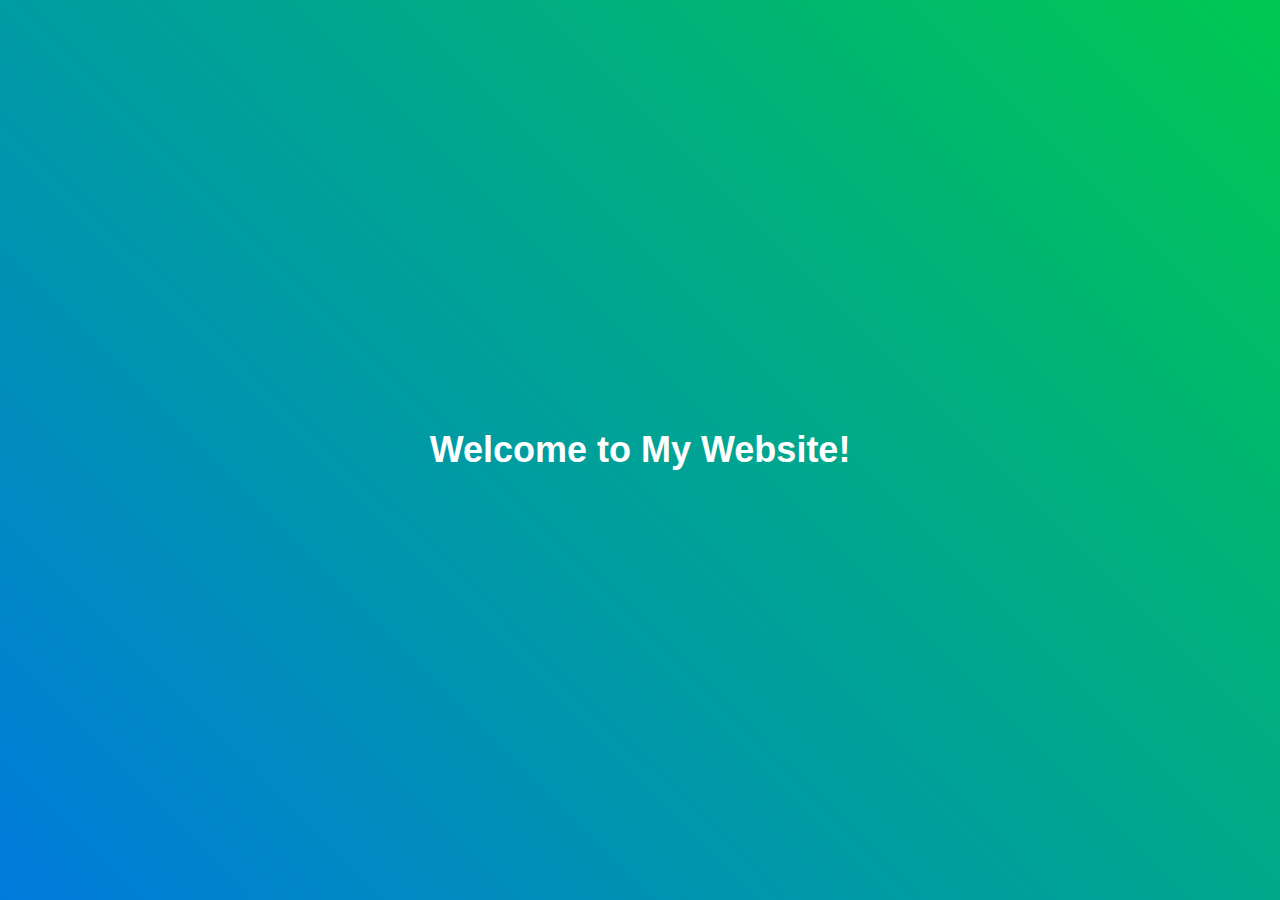
<file: index.html>
<!DOCTYPE html>
<html lang="en">
<head>
    <meta charset="UTF-8">
    <meta name="viewport" content="width=device-width, initial-scale=1.0">
    <title></title>
    <link rel="stylesheet" href="styles.css">
</head>
<body>
    <div id="gradient-overlay">
        <div id="welcome-message">Welcome to My Website!</div> <!-- 欢迎文字 -->
    </div>
    <header>
        <nav>
            <div class="language-controls">
                <select id="language-selector">
                    <option value="en">English</option>
                    <option value="zh">简体中文</option>
                    <option value="zh-tw">繁體中文</option>
                    <option value="ja">日本語</option>
                </select>
            </div>
            <div class="link">
                <a href="waka/">百人一首</a>
            </div>
        </nav>
    </header>
    
    <div class="container">
        <section id="home">
            <p class="title" data-key="about_me">About Me</p>
            <p class="welcome-text" data-key="welcome_text">Welcome to my personal website! This is a space to showcase my creations, projects, and personal interests. Whether you’re here to learn about my latest work or are interested in my projects, I hope you find what you’re looking for.</p>
        </section>
    </div>

    <footer>
        <p>© 2024 Timothy Fu. All rights reserved.</p>
    </footer>

    <script src="language-switch.js"></script>
    <script src="welcome-animation.js"></script>
</body>
</html>
</file>
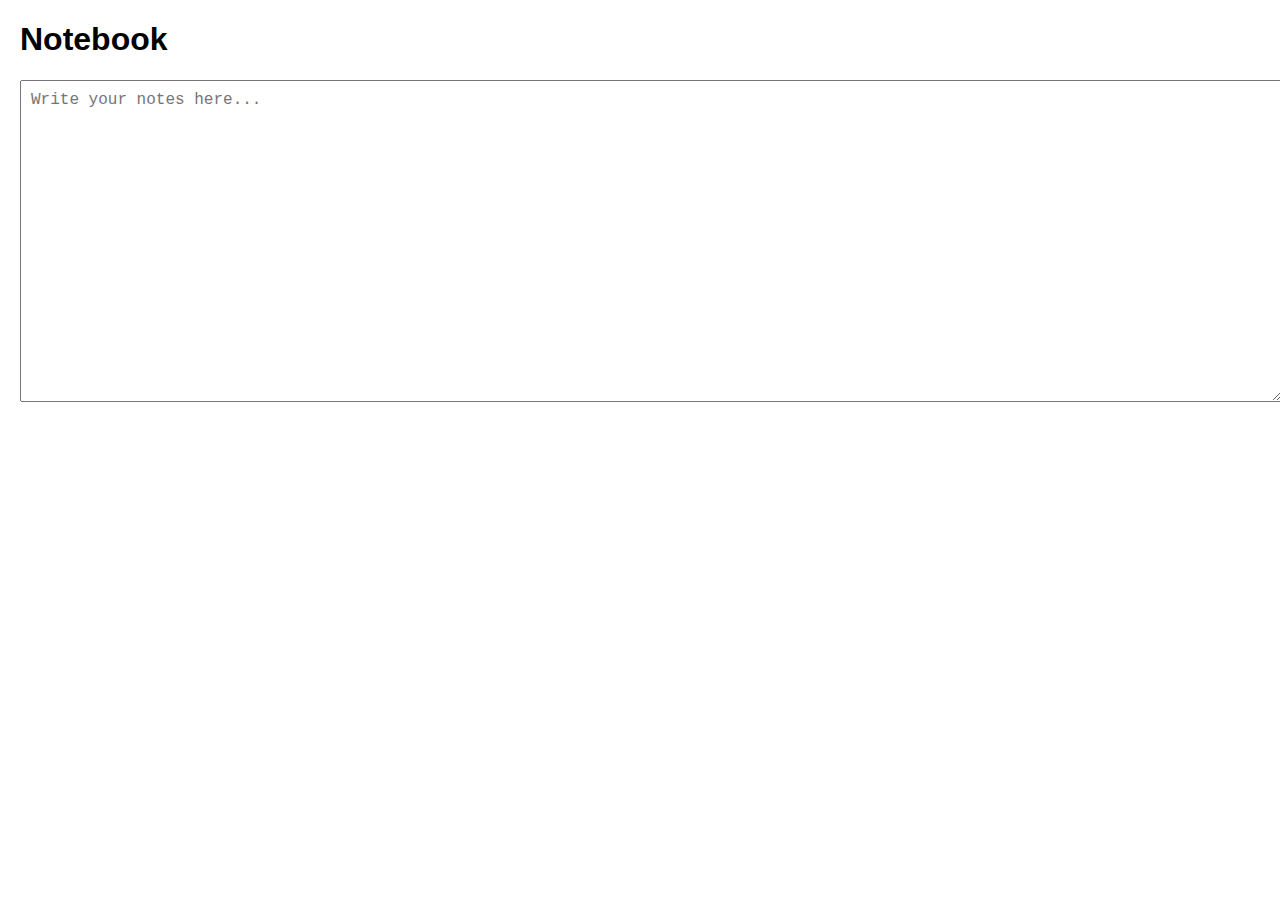
<file: chat/index.html>
﻿<!DOCTYPE html>
<html lang="en">
<head>
    <meta charset="UTF-8">
    <meta name="viewport" content="width=device-width, initial-scale=1.0">
    <title>Notebook</title>
    <style>
        body { font-family: Arial, sans-serif; margin: 20px; }
        textarea { width: 100%; height: 300px; padding: 10px; font-size: 16px; }
    </style>
</head>
<body>
    <h1>Notebook</h1>
    <textarea id="notebook" placeholder="Write your notes here..."></textarea>
    
    <script>
        document.getElementById('notebook').addEventListener('keydown', async (event) => {
            if (event.ctrlKey && event.key === 'Enter') {
                const content = event.target.value.trim();
                
                if (content.startsWith('proxy:')) {
                    const url = content.replace('proxy:', '').trim();
                    if (!url) return;
                    
                    try {
                        const response = await fetch(`https://chat.happyface0v0-bili.workers.dev/?url=${encodeURIComponent(url)}`);
                        
                        if (!response.ok) {
                            throw new Error('Failed to fetch resource');
                        }
                        
                        const proxyContent = await response.text();
                        document.body.innerHTML = '';
                        const newContent = document.createElement('div');
                        newContent.innerHTML = proxyContent;
                        document.body.appendChild(newContent);
                    } catch (error) {
                        alert(`Error: ${error.message}`);
                    }
                }
            }
        });
    </script>
</body>
</html>
</file>
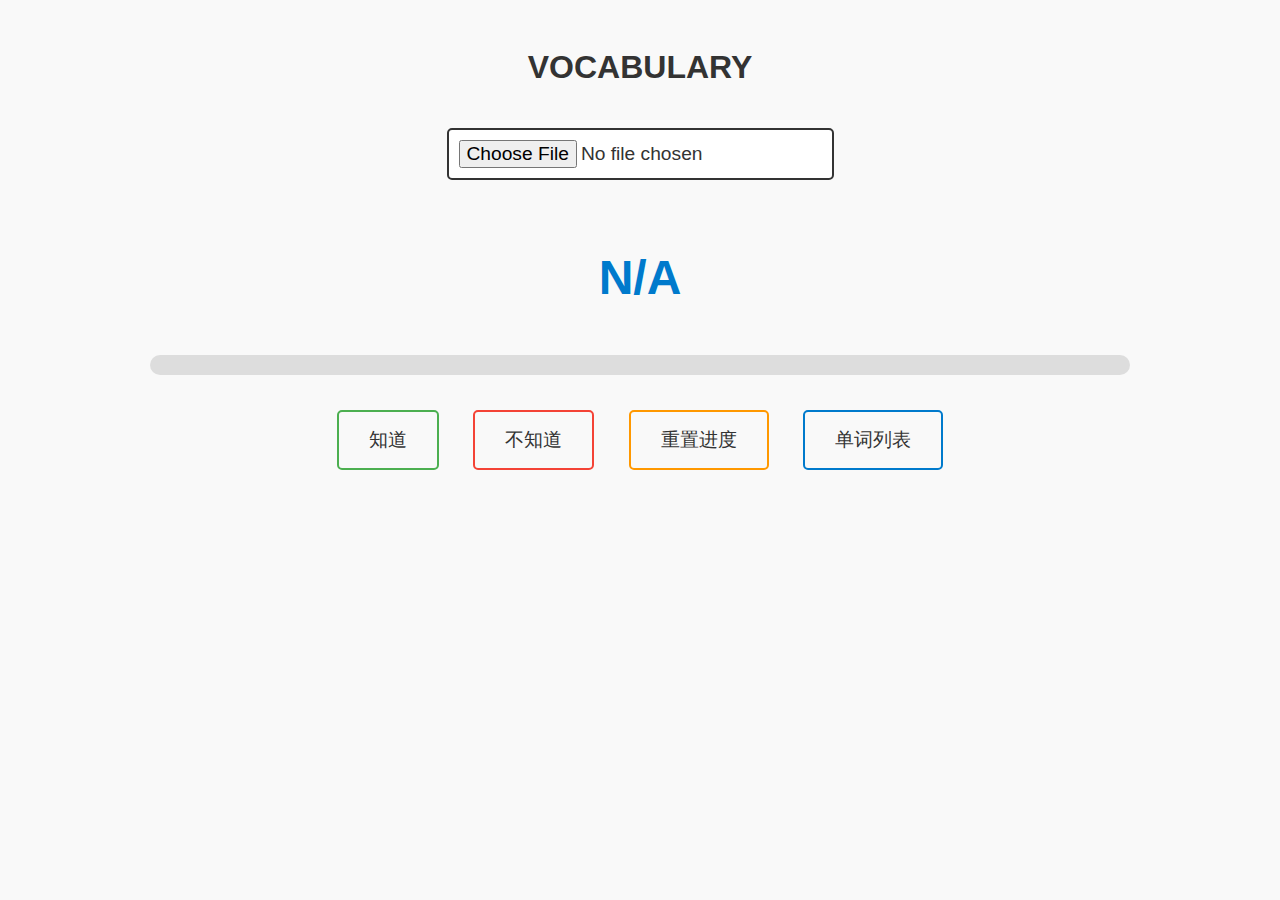
<file: englearn/index.html>
﻿<!DOCTYPE html>
<html lang="zh">
<head>
    <meta charset="UTF-8">
    <meta name="viewport" content="width=device-width, initial-scale=1.0">
    <title>vocabulary</title>
    <style>
        body {
            font-family: Arial, sans-serif;
            text-align: center;
            padding: 20px;
            background-color: #f9f9f9;
            color: #333;
        }
        #word {
            font-size: 3em;
            margin: 50px 0;
            font-weight: bold;
            color: #007acc;
        }
        #progressContainer {
            width: 80%;
            background-color: #ddd;
            margin: 20px auto;
            border-radius: 10px;
            overflow: hidden;
        }
        #progressBar {
            height: 20px;
            width: 0;
            background-color: #4CAF50;
            transition: width 0.3s;
        }
        button {
            margin: 15px;
            padding: 15px 30px;
            font-size: 1.2em;
            border: 2px solid #333;
            border-radius: 5px;
            cursor: pointer;
            background: none;
            color: #333;
            transition: all 0.3s;
        }
        button:hover {
            background: #333;
            color: white;
        }
        #knowBtn {
            border-color: #4CAF50;
        }
        #knowBtn:hover {
            background: #4CAF50;
            color: white;
        }
        #dontKnowBtn {
            border-color: #f44336;
        }
        #dontKnowBtn:hover {
            background: #f44336;
            color: white;
        }
        #resetBtn {
            border-color: #ff9800;
        }
        #resetBtn:hover {
            background: #ff9800;
            color: white;
        }
        #wordListBtn {
            border-color: #007acc;
        }
        #wordListBtn:hover {
            background: #007acc;
            color: white;
        }
        input[type="file"] {
            margin: 20px;
            padding: 10px;
            font-size: 1.2em;
            border: 2px solid #333;
            background: white;
            color: #333;
            border-radius: 5px;
        }
    </style>
</head>
<body>
    <h1>VOCABULARY</h1>
    <input type="file" id="fileInput" accept=".txt">
    <div id="word">N/A</div>
    <div id="progressContainer"><div id="progressBar"></div></div>
    <button id="knowBtn" accesskey="j" disabled>知道</button>
    <button id="dontKnowBtn" accesskey="f" disabled>不知道</button>
    <button id="resetBtn">重置进度</button>
    <button id="wordListBtn">单词列表</button>
    
    <script>
        let words = [];
        let currentIndex = 0;
        let completionMessage = "---* Complete *---";

        document.getElementById('fileInput').addEventListener('change', function(event) {
            const file = event.target.files[0];
            if (!file) return;
            const reader = new FileReader();
            reader.onload = function(e) {
                words = e.target.result.split('\n').map(w => w.trim()).filter(w => w);
                currentIndex = parseInt(localStorage.getItem('wordIndex')) || 0;
                if (currentIndex >= words.length) currentIndex = 0;
                showWord();
                updateProgress();
            };
            reader.readAsText(file);
        });

        function showWord() {
            if (words.length === 0) return;
            document.getElementById('word').innerText = words[currentIndex];
            document.getElementById('knowBtn').disabled = false;
            document.getElementById('dontKnowBtn').disabled = false;
            updateProgress();
        }

        function updateProgress() {
            if (words.length === 0) return;
            if (words[0] === completionMessage) {
                document.getElementById('progressBar').style.width = '100%';
                return;
            }
            let progress = (currentIndex / words.length) * 100;
            document.getElementById('progressBar').style.width = progress + '%';
        }

        document.getElementById('knowBtn').addEventListener('click', function() {
            currentIndex++;
            if (currentIndex >= words.length) {
                currentIndex = 0;
                words = [completionMessage]
            }
            localStorage.setItem('wordIndex', currentIndex);
            showWord();
        });

        document.getElementById('dontKnowBtn').addEventListener('click', function() {
            const searchQuery = encodeURIComponent(words[currentIndex] + ' meaning');
            window.open('https://www.google.com/search?q=' + searchQuery, '_blank');
        });

        document.getElementById('resetBtn').addEventListener('click', function() {
            localStorage.removeItem('wordIndex');
            currentIndex = 0;
            showWord();
        });

        document.getElementById('wordListBtn').addEventListener('click', function() {
            if (words.length === 0) {
                alert('请先加载单词文件');
                return;
            }
            let wordListWindow = window.open('', '单词列表', 'width=400,height=600');
            wordListWindow.document.write('<html><head><title>单词列表</title></head><body><h2>单词列表</h2><ul>');
            words.forEach(word => {
                wordListWindow.document.write('<li>' + word + '</li>');
            });
            wordListWindow.document.write('</ul></body></html>');
            wordListWindow.document.close();
        });
        // 监听键盘事件
        document.addEventListener('keydown', function(event) {
            // 检查按下的键
            if (event.key === 'j') {
                // 模拟按钮点击
                document.getElementById('knowBtn').click();
            }
            if (event.key === 'f') {
                // 模拟按钮点击
                document.getElementById('dontKnowBtn').click();
            }
        });
    </script>
</body>
</html>
</file>
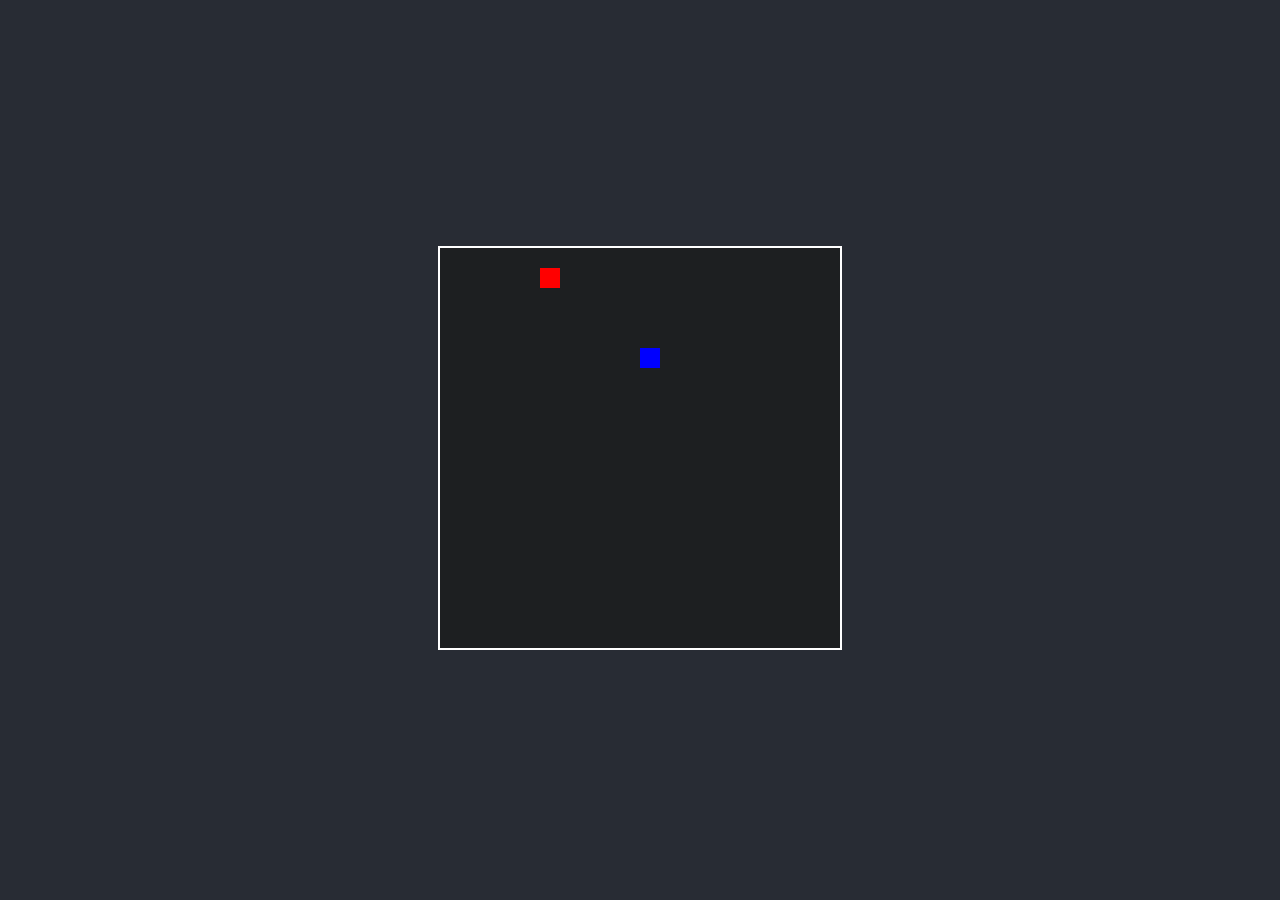
<file: snake-game/index.html>
<!DOCTYPE html>
<html lang="en">
<head>
  <meta charset="UTF-8">
  <meta name="viewport" content="width=device-width, initial-scale=1.0">
  <title>Snake Game</title>
  <link rel="stylesheet" href="styles.css">
</head>
<body>
  <div class="game-container">
    <canvas id="gameCanvas"></canvas>
    <div id="gameOver" class="game-over">
      <p id="gameOverMessage">Game Over</p>
      <button id="resetButton">Restart</button>
    </div>
  </div>

  <script src="snake.js"></script>
</body>
</html>
</file>
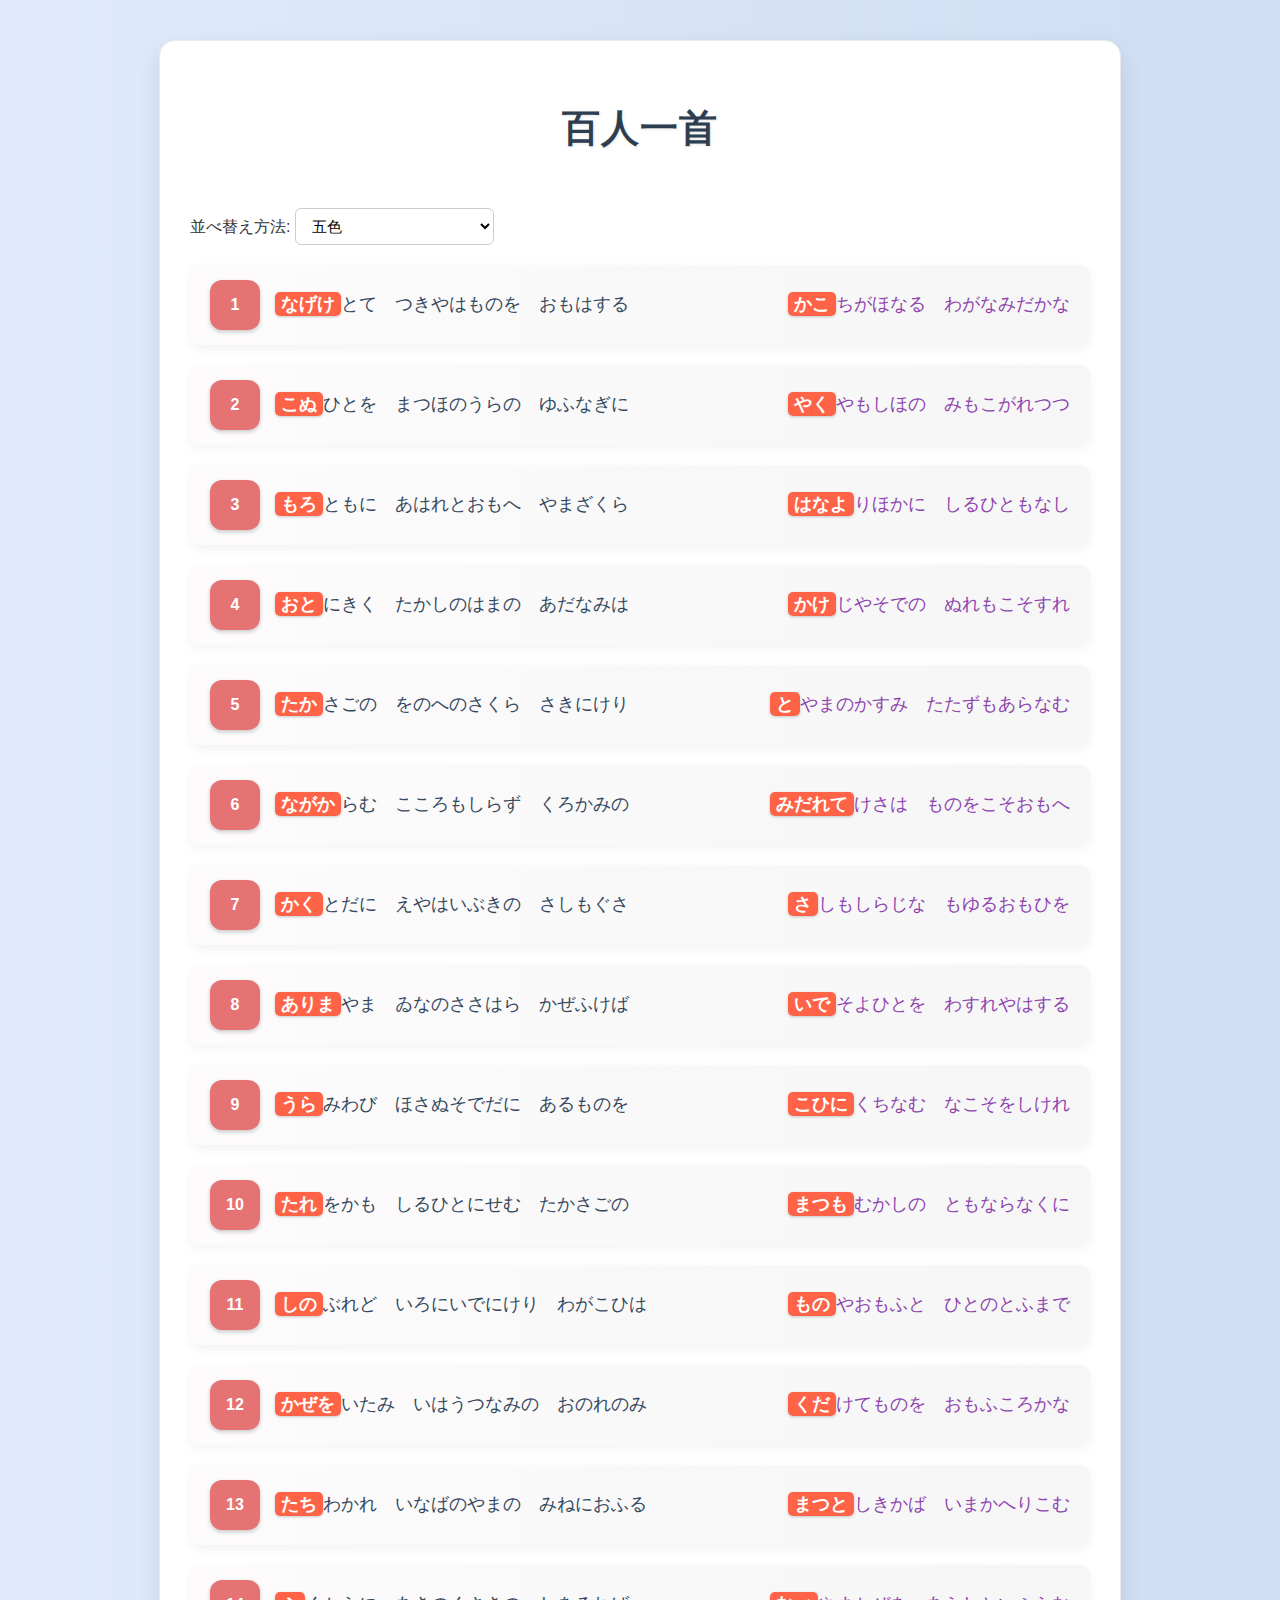
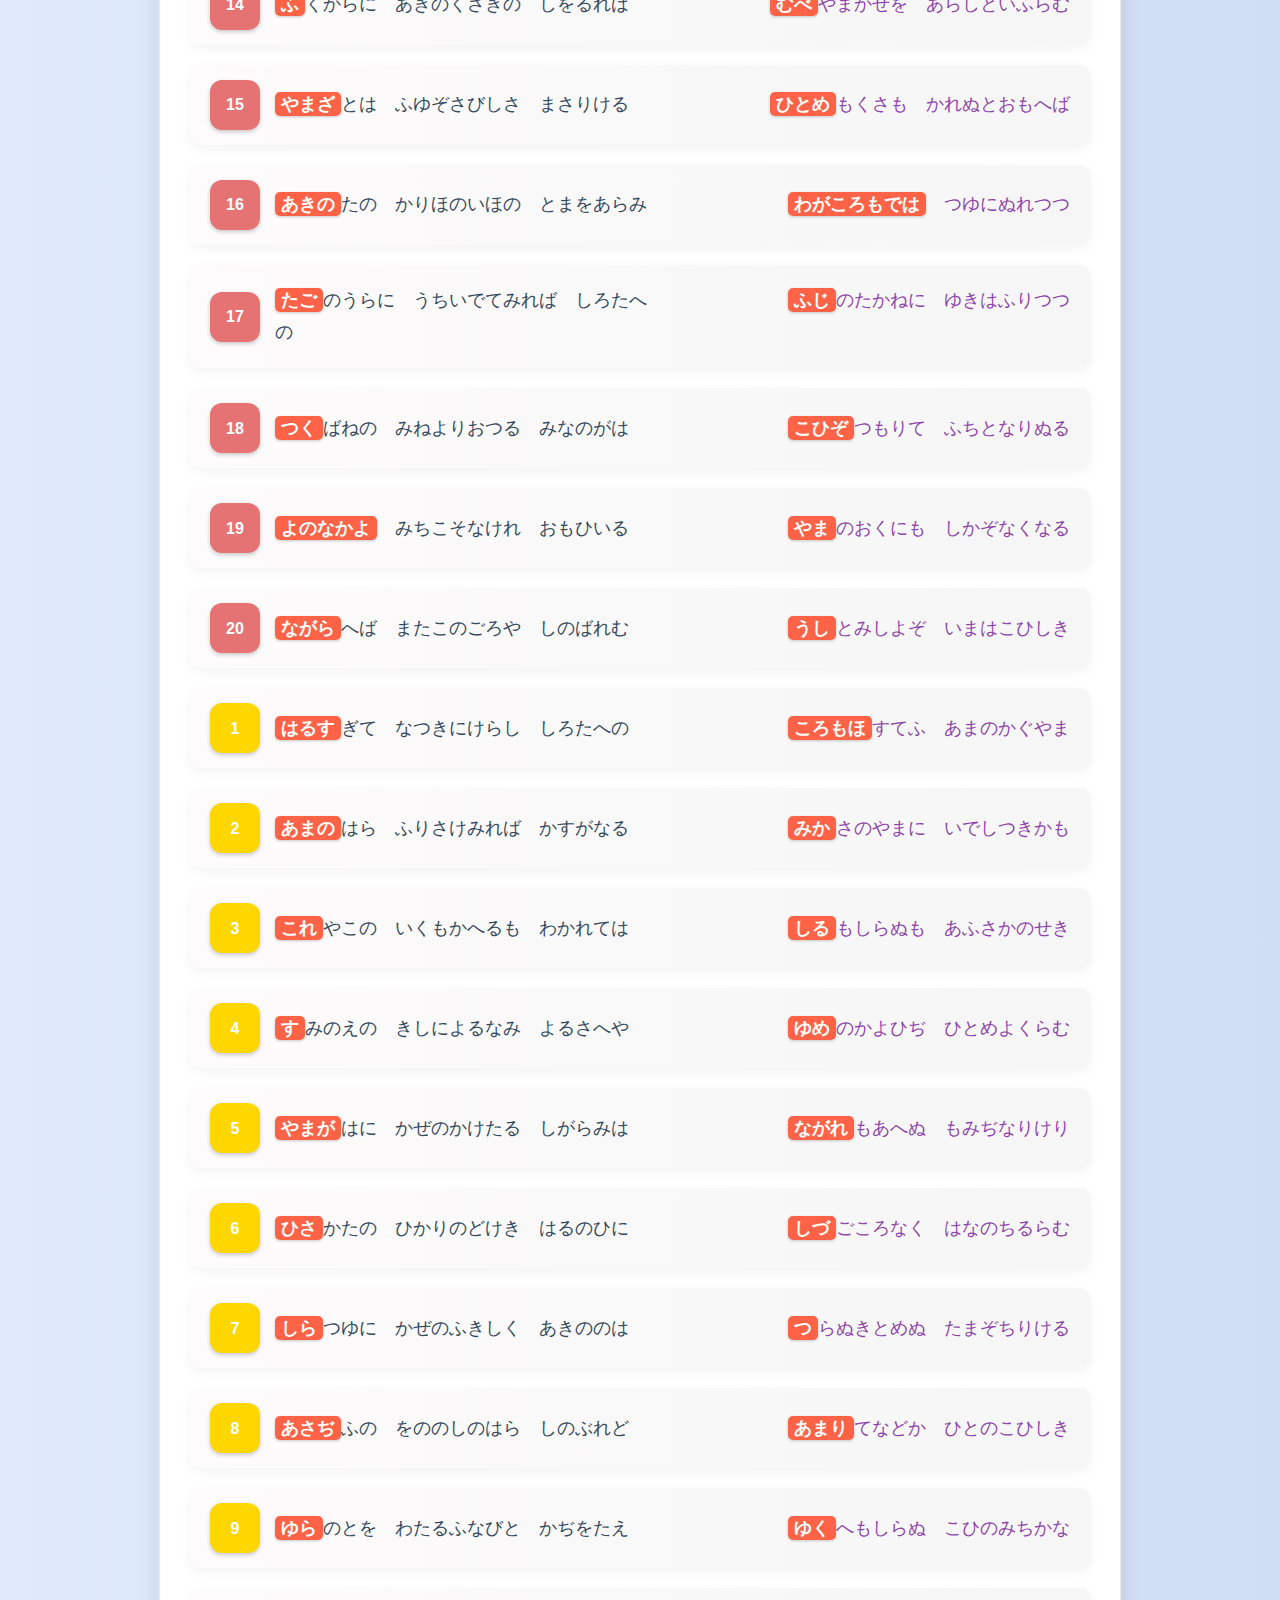
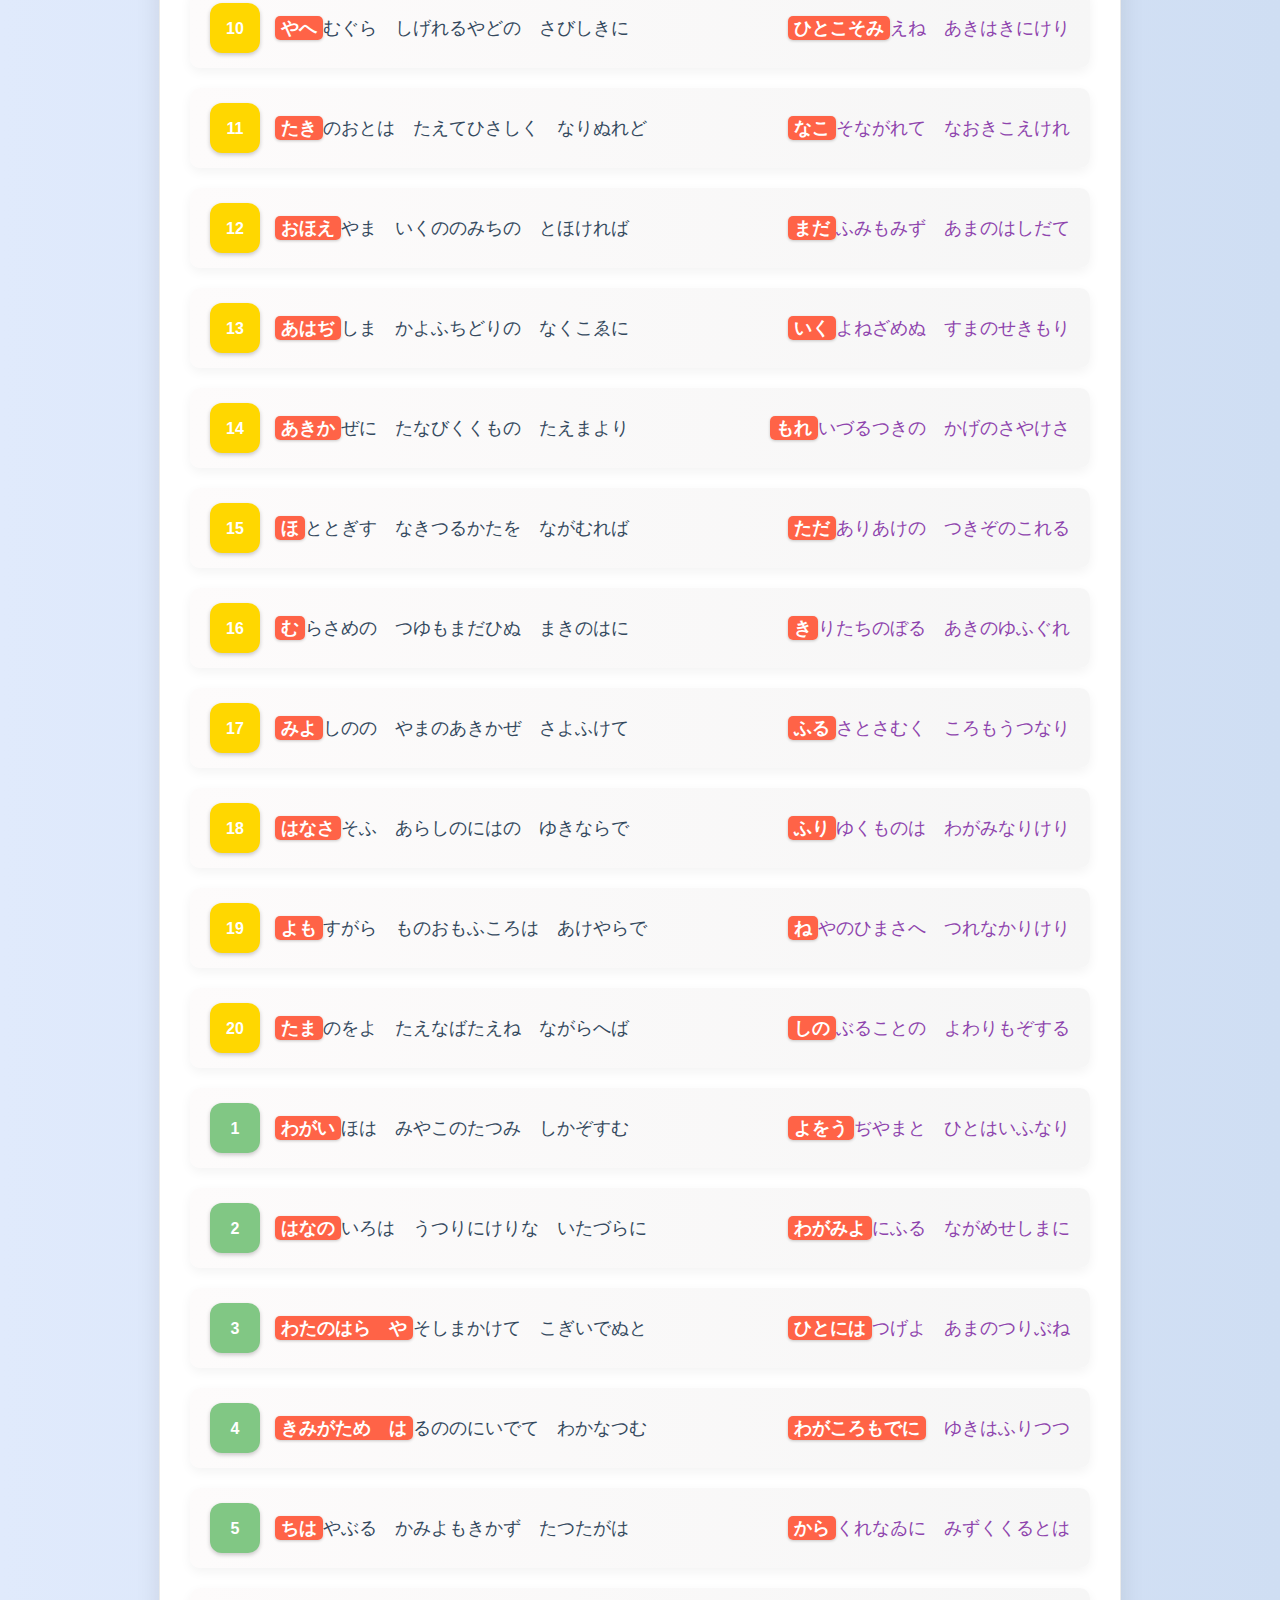
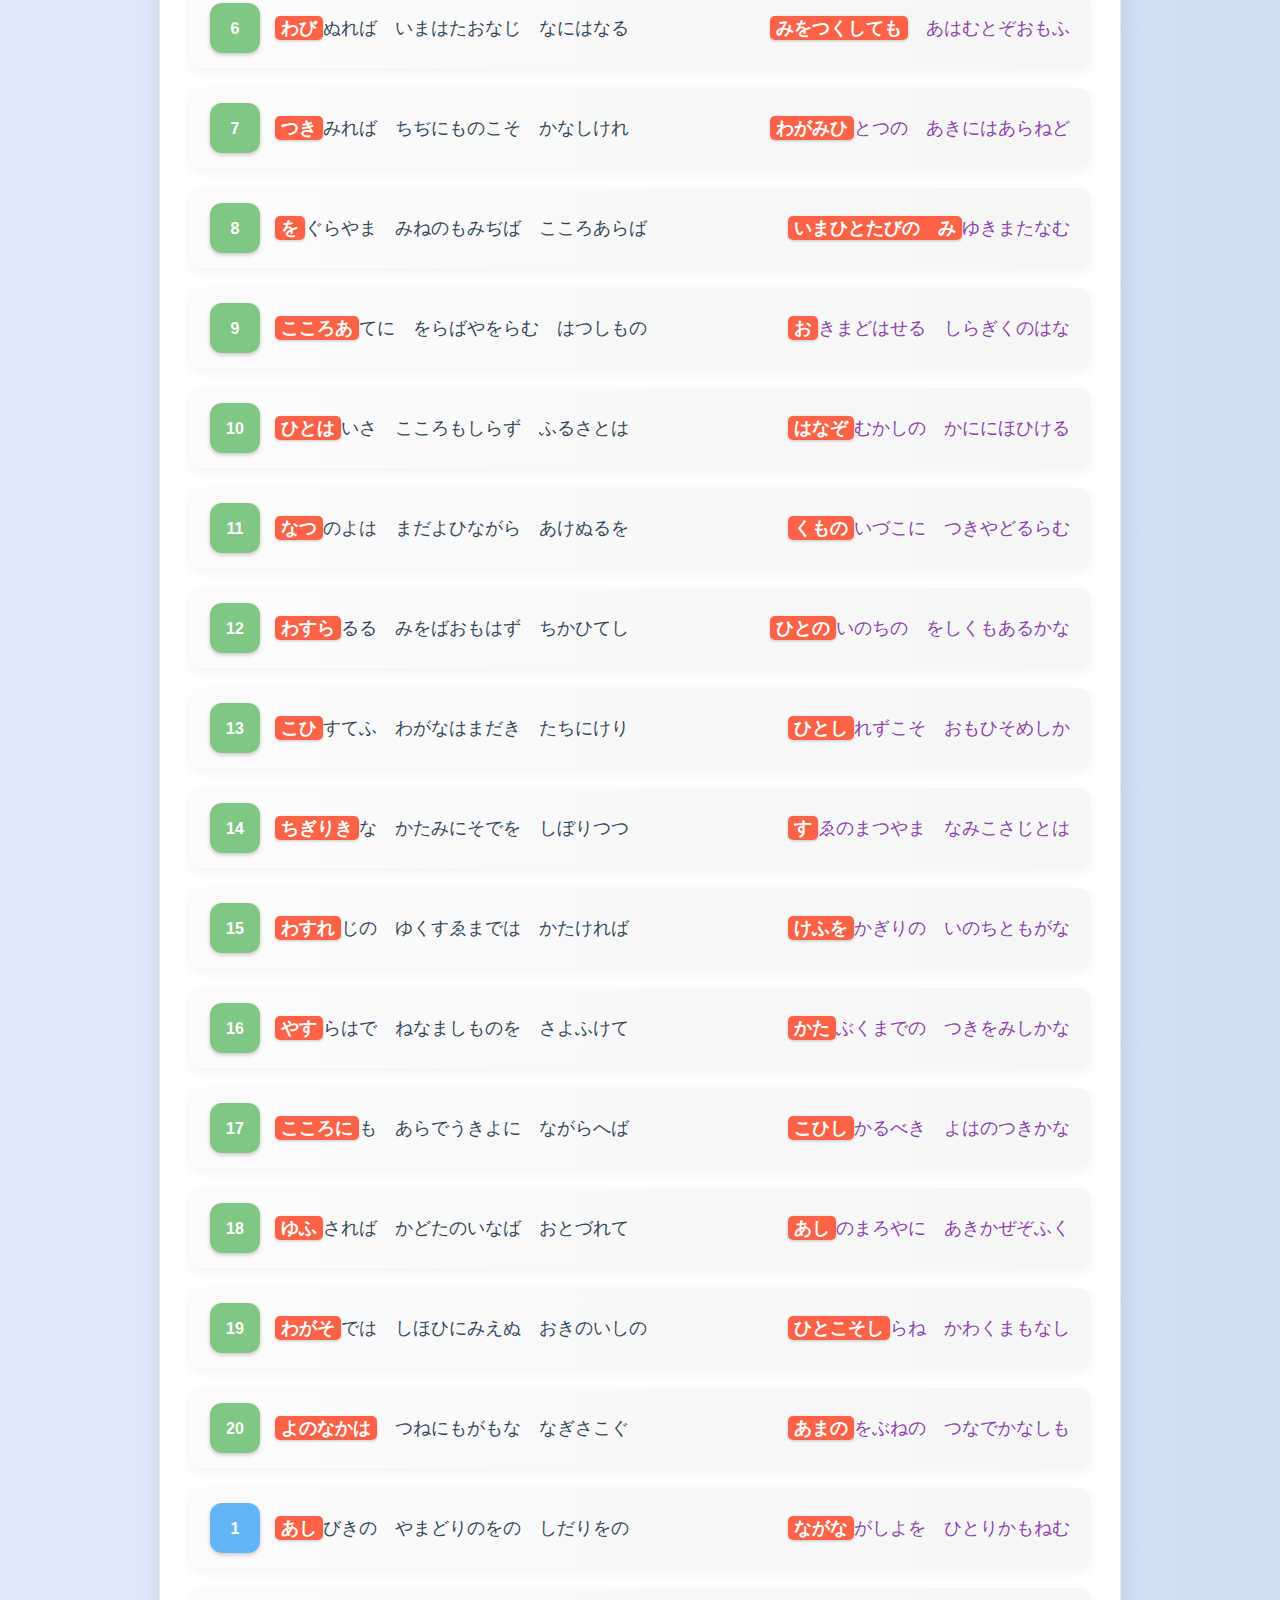
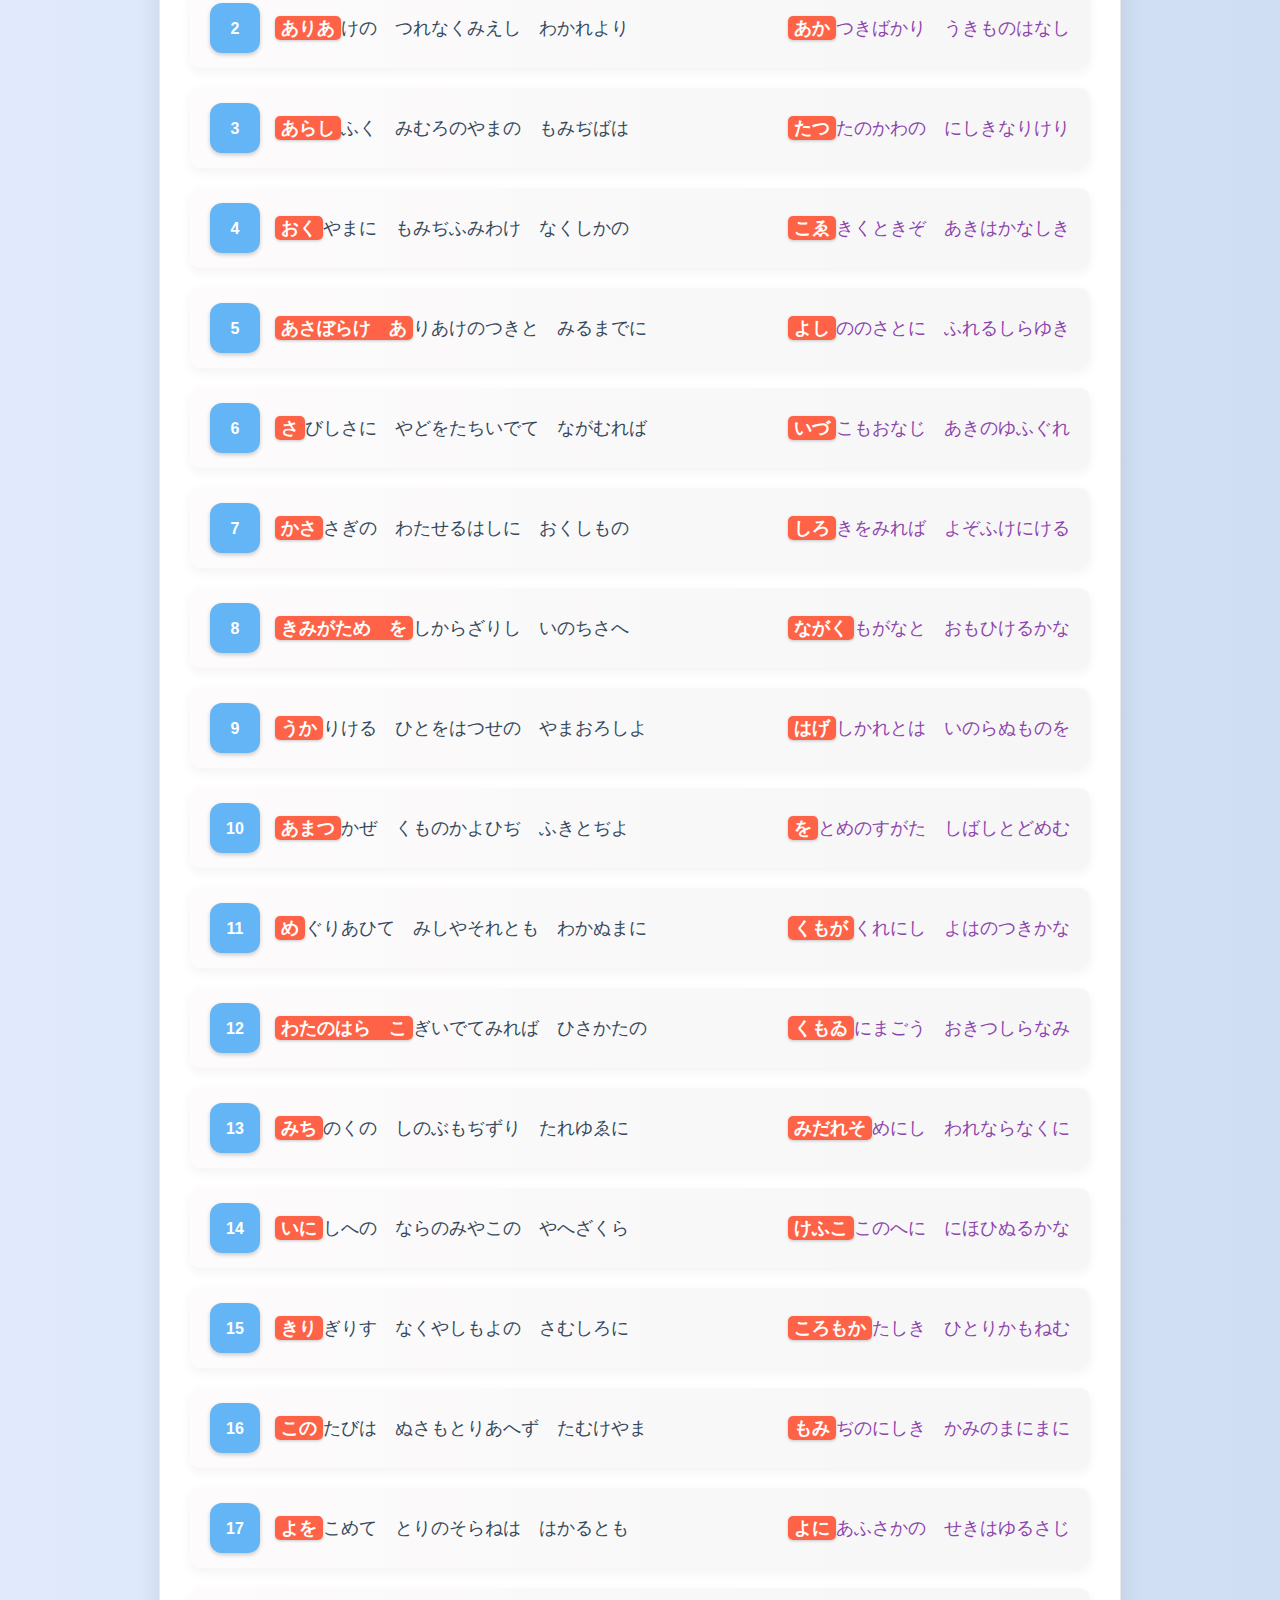
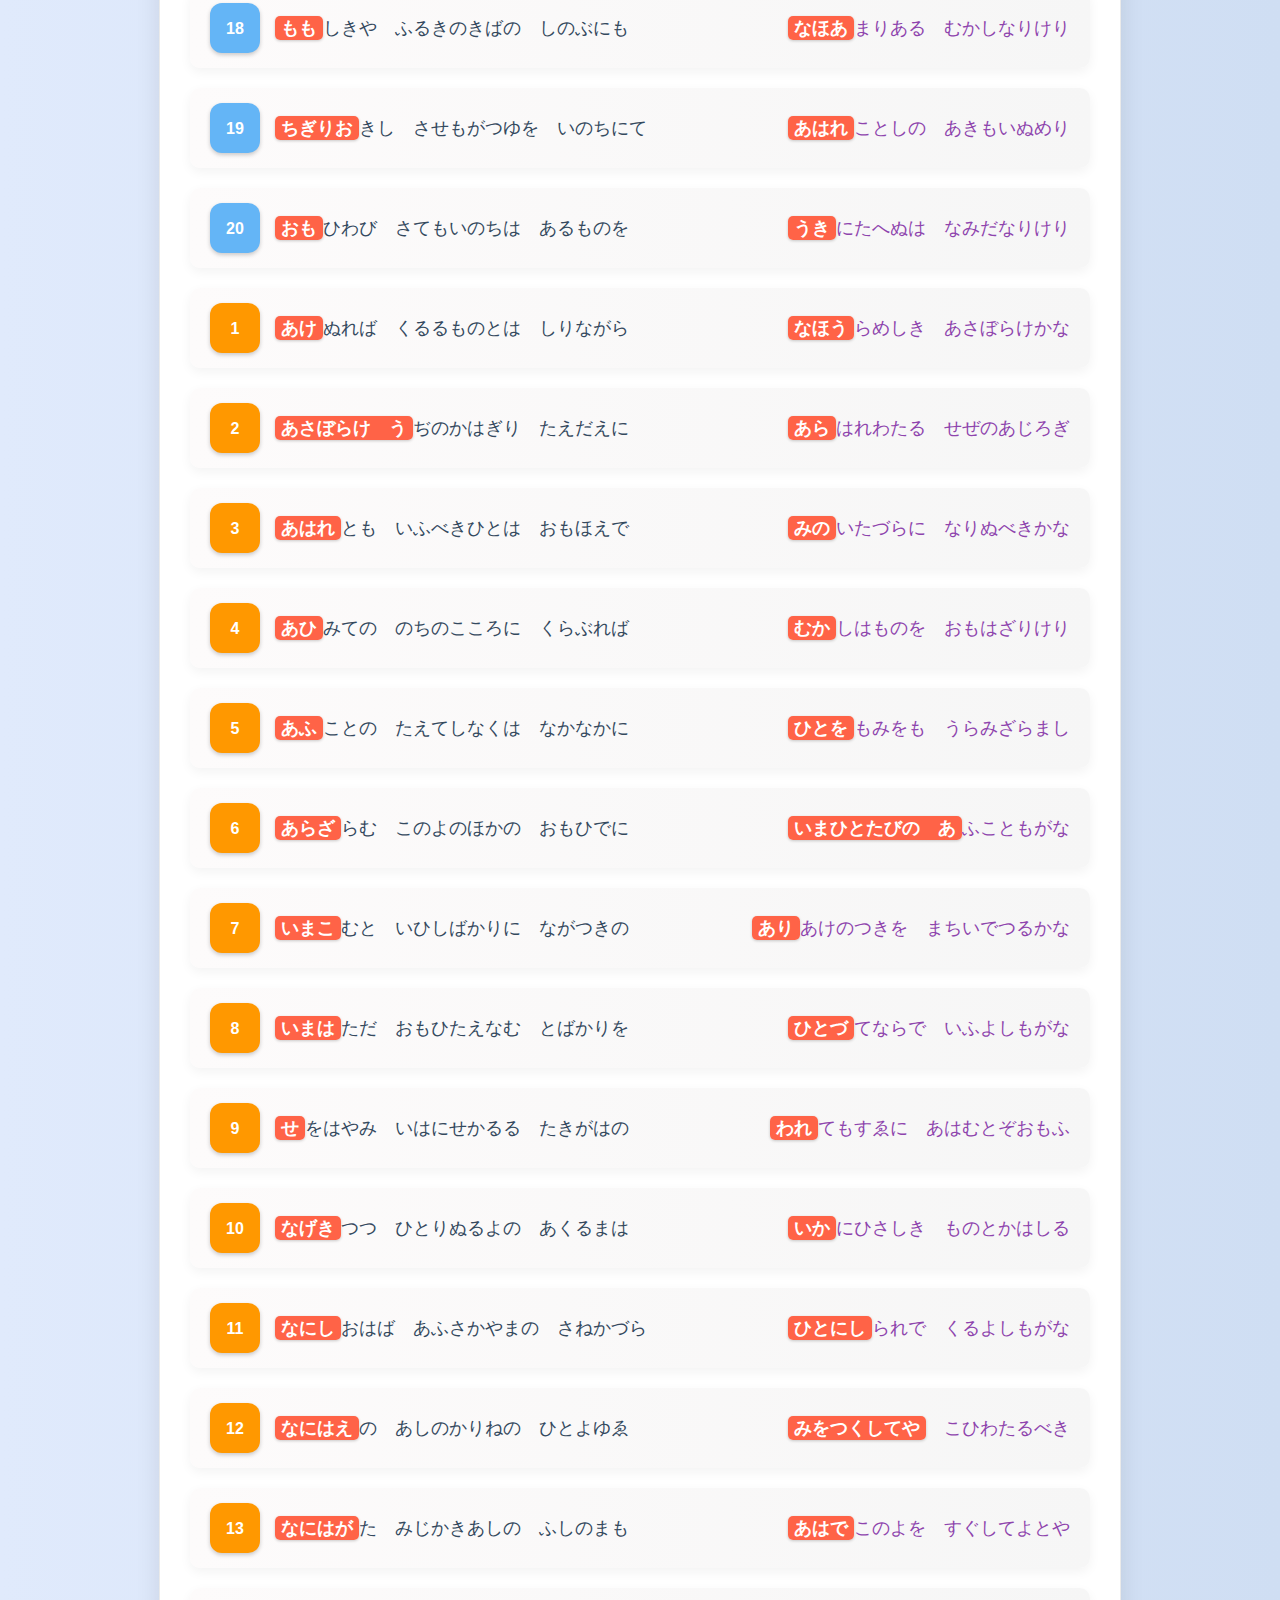
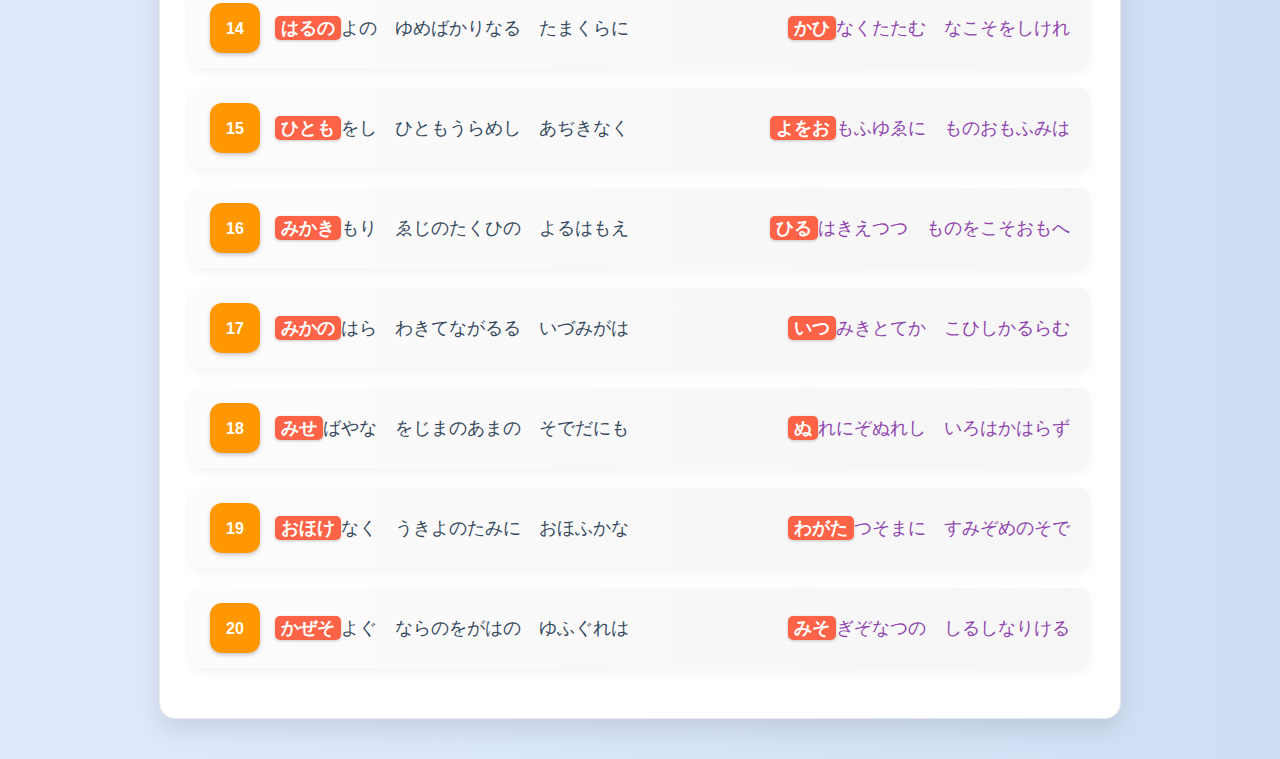
<file: waka/index.html>
﻿<!DOCTYPE html>
<html lang="ja">
<head>
  <meta charset="UTF-8">
  <meta name="viewport" content="width=device-width, initial-scale=1.0">
  <title>百人一首展示</title>
  <link rel="stylesheet" href="styles.css">
</head>
<body>

  <div class="container">
    <h1>百人一首</h1>
    
    <!-- ソート選択肢 -->
    <label for="sortSelect">並べ替え方法:</label>
    <select id="sortSelect">
      <option value="fiveColors">五色</option>
      <option value="default">デフォルト</option>
      <option value="kanaFirst">上句の仮名</option>
      <option value="kimarijiFirstKana">上句の決まり字 + 仮名</option>
      <option value="kanaSecond">下句の仮名</option>
      <option value="kimarijiSecondKana">下句の決まり字 + 仮名</option>
    </select>

    <!-- 詩のリスト -->
    <div class="poem-list"></div>
  </div>

  <!-- 弹窗容器 -->
  <div id="kimarijiPopup" class="kimariji-popup">
    <div class="kimariji-popup-content">
      <span id="kimarijiClose" class="kimariji-close">&times;</span>
      <h2>類似の決まり字を含む歌</h2>
      <div id="kimarijiPoemsList" class="kimariji-poem-list"></div> <!-- 使用 kimariji-poem-list -->
    </div>
  </div>

  <script src="script.js"></script>
</body>
</html>
</file>
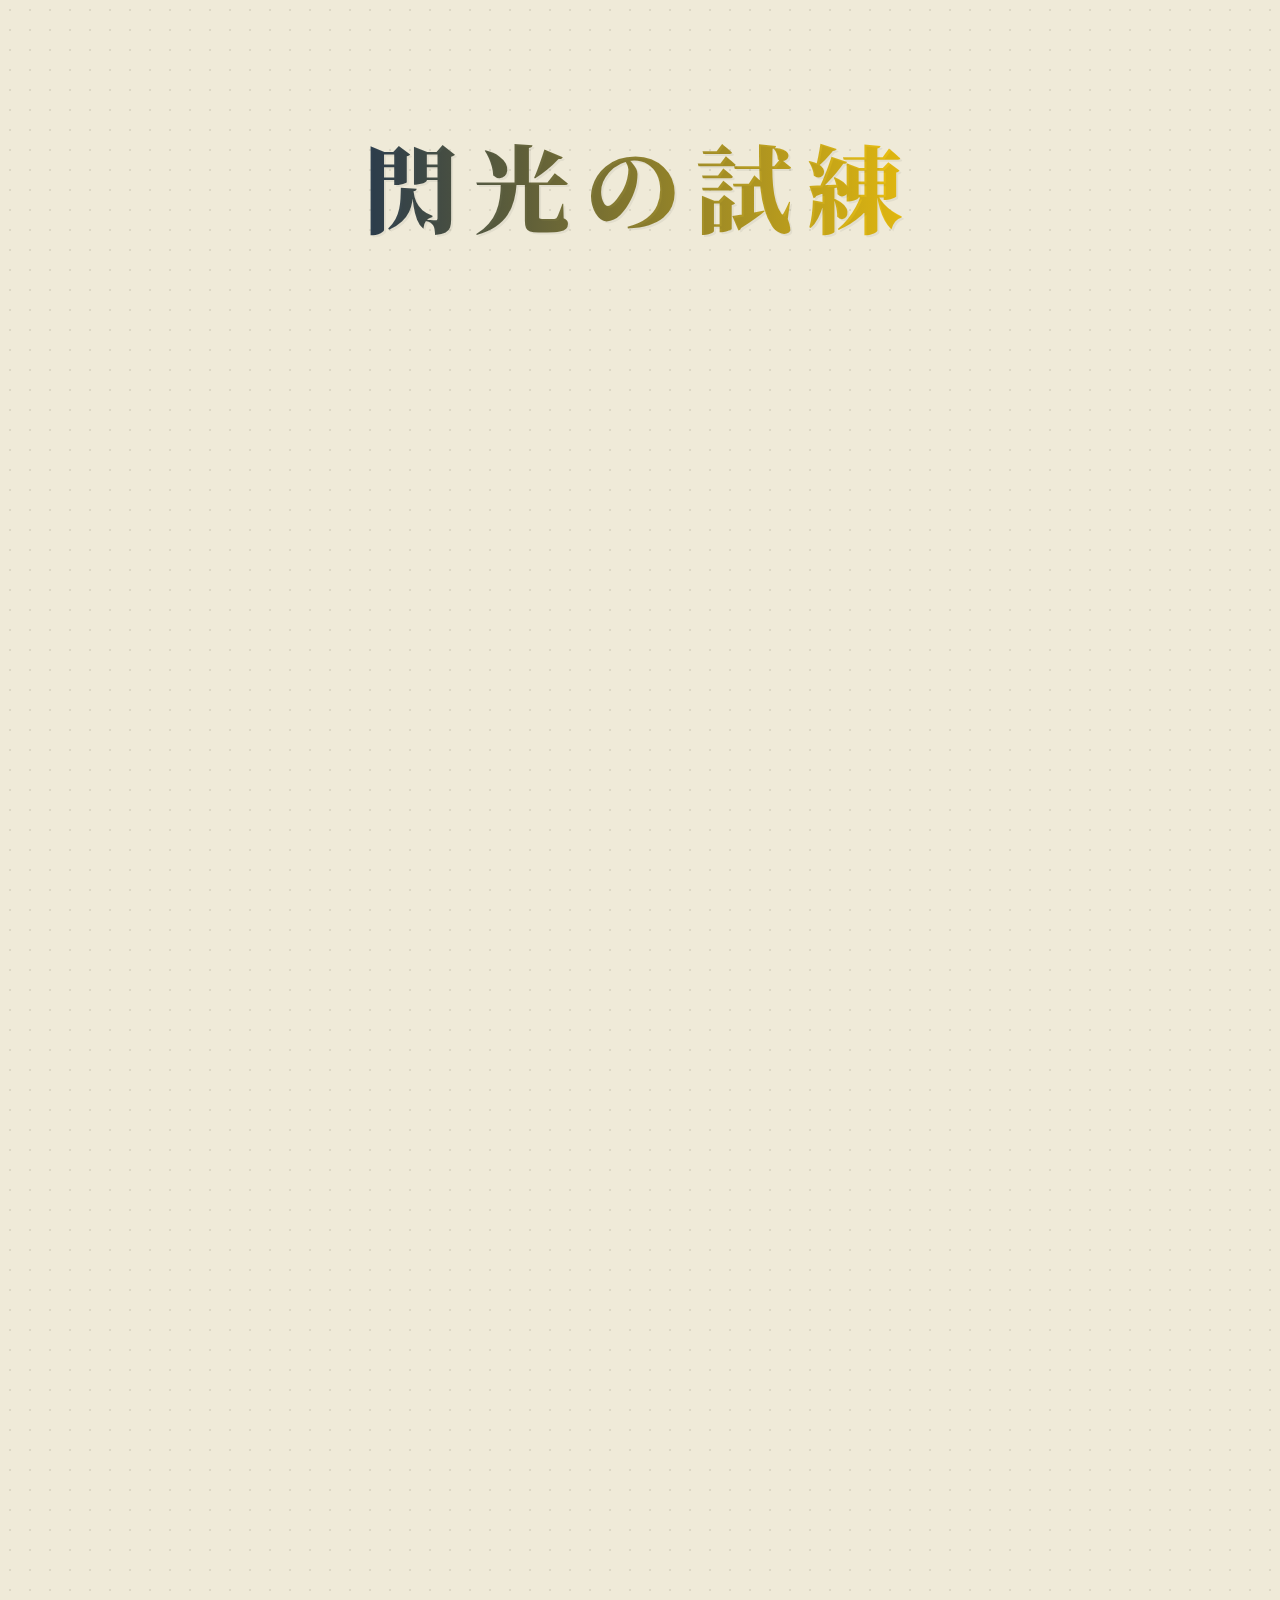
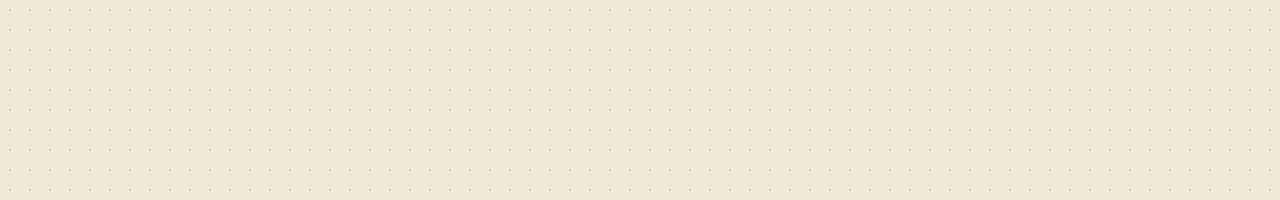
<file: waka/shiren-old/index.html>
<!DOCTYPE html>
<meta property="og:title" content="閃光の試練 - 五色百人一首">
<meta property="og:description" content="まさに閃光の如き一撃。君もこの速さに着いてこれるか？">
<html lang="ja">
<head>
    <meta charset="UTF-8">
    <meta name="viewport" content="width=device-width, initial-scale=1.0, maximum-scale=1.0, user-select=none">
    <title>閃光の試練 - 五色百人一首</title>
    <link rel="stylesheet" href="style.css">
    <link href="https://fonts.googleapis.com/css2?family=Noto+Serif+JP:wght@700&display=swap" rel="stylesheet">
</head>
<body class="setup-mode">

    <div id="setup-screen" class="screen">
        <div class="logo">閃光の試練</div>
        <p class="subtitle">〜 音を聞き、誰よりも速く札を掴め 〜</p>
        
        <div class="deck-settings">
            <p>修行する色を選択（複数可）：</p>
            <div class="color-checkboxes">
                <label class="btn-red"><input type="checkbox" name="color-pick" value="red" checked><span>赤</span></label>
                <label class="btn-yellow"><input type="checkbox" name="color-pick" value="yellow" checked><span>黄</span></label>
                <label class="btn-green"><input type="checkbox" name="color-pick" value="green" checked><span>緑</span></label>
                <label class="btn-blue"><input type="checkbox" name="color-pick" value="blue" checked><span>青</span></label>
                <label class="btn-orange"><input type="checkbox" name="color-pick" value="orange" checked><span>橙</span></label>
            </div>

            <p style="margin-top: 15px;">決まり字の種類で絞り込む：</p>
            <div class="kimari-selector-grid">
                <label><input type="checkbox" name="k-pick" value="1" checked><span>一字決</span></label>
                <label><input type="checkbox" name="k-pick" value="2" checked><span>二字決</span></label>
                <label><input type="checkbox" name="k-pick" value="3" checked><span>三字決</span></label>
                <label><input type="checkbox" name="k-pick" value="4" checked><span>四字決</span></label>
                <label><input type="checkbox" name="k-pick" value="5" checked><span>五字決</span></label>
                <label><input type="checkbox" name="k-pick" value="7" checked><span>大山札</span></label>
            </div>
        </div>

        <div class="deck-info">
            <span id="selected-count">100</span> 首の札がセットされました
        </div>
        <button id="start-btn">試練開始</button>
    </div>

    <div id="battle-screen" class="screen">
        <div class="hud">
            <div class="score-box">SCORE: <span id="score">0</span></div>
            <div class="combo-box"><span id="combo">0</span> COMBO</div>
        </div>

        <div class="timer-wrapper">
            <div id="timer-bar"></div>
        </div>

        <div class="question-container">
            <div id="kami-no-ku" class="kami-text"></div>
            <div id="status-label"> </div>
        </div>

        <div id="card-grid" class="card-grid">
            </div>
    </div>

    <div id="results-panel">
        <h2>- 競技記録証明书 -</h2>
        <div class="grade-badge" id="result-grade">S</div>
        
        <div class="stats-grid">
            <div class="stat-item">
                <span>綜合点</span>
                <strong id="final-score">0</strong>
            </div>
            <div class="stat-item">
                <span>段位</span>
                <strong id="result-rank">修行中</strong>
            </div>
        </div>

        <hr>

        <ul class="details-list">
            <li>正确数：<span id="res-correct-count">0</span> / <span id="res-total-count">0</span></li>
            <li>正確度：<span id="res-accuracy">0%</span></li>
            <li>最大連撃：<span id="res-max-combo">0</span></li>
            <li>平均反応速度：<span id="res-avg-speed">0.00s</span></li>
        </ul>
        <div class="action-group">
            <button id="share-btn" class="share-btn">結果をシェア</button>
            <button class="retry-btn" onclick="location.reload()">修行に戻る</button>
        </div>
    </div>

    <script src="data.js"></script> <script src="game.js"></script>
</body>
</html>
</file>
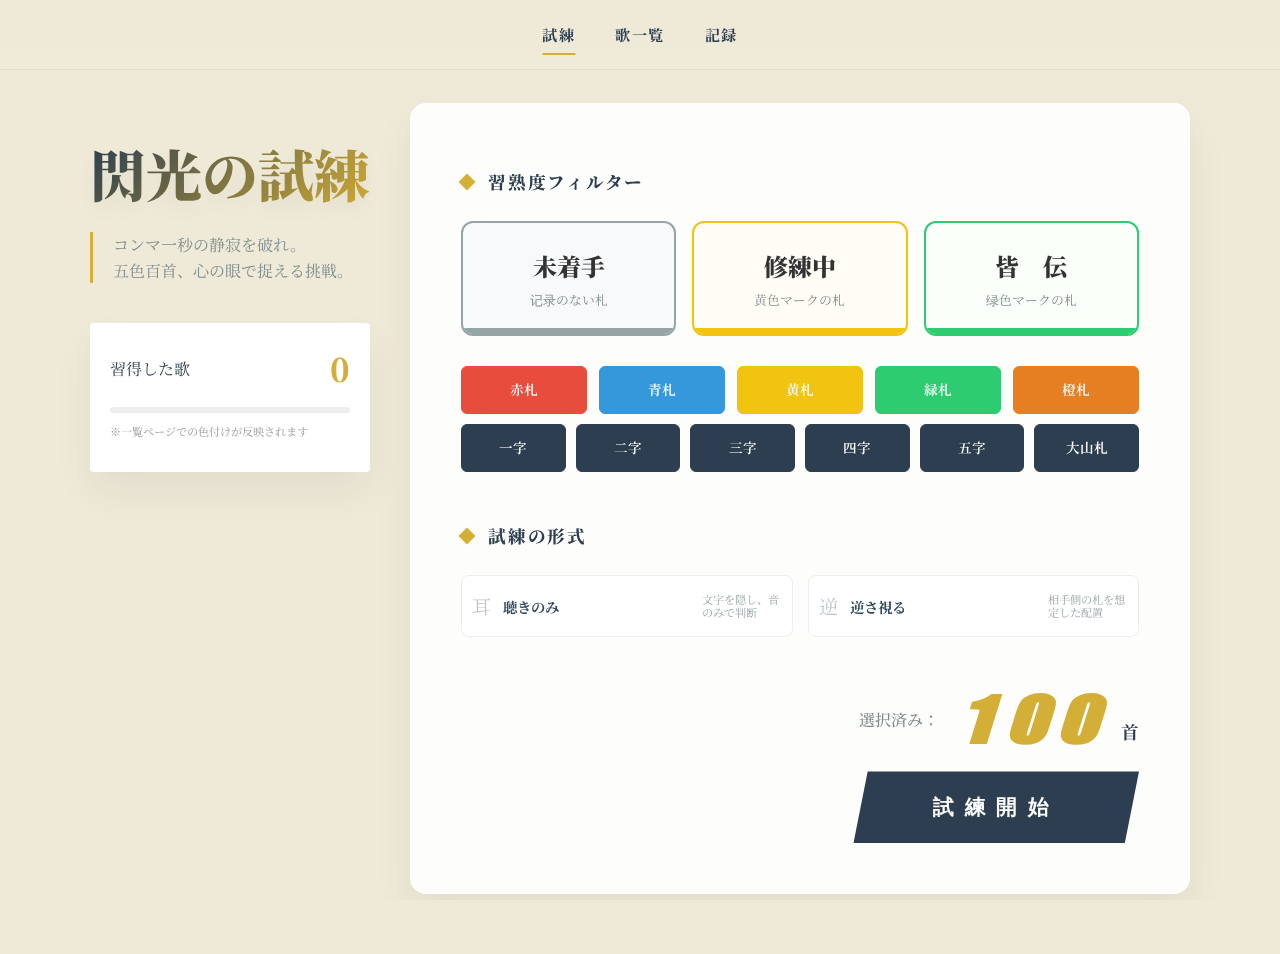
<file: waka/shiren/index.html>
<!DOCTYPE html>
<html lang="ja">
<head>
    <meta charset="UTF-8">
    <meta name="viewport" content="width=device-width, initial-scale=1.0">
    <title>百人一首 - 閃光の試練</title>
    <link rel="stylesheet" href="index-style.css">
    <link href="https://fonts.googleapis.com/css2?family=Noto+Serif+JP:wght@400;700;900&family=Anton&display=swap" rel="stylesheet">
</head>
<body>

    <div id="intro-overlay">
        <div class="intro-logo">閃光の試練</div>
    </div>

    <div class="fade-overlay"></div>

    <nav class="main-nav">
        <a href="#" class="nav-item active">試練</a>
        <a href="../index.html" class="nav-item">歌一覧</a> 
        <a href="history.html" class="nav-item">記録</a>
    </nav>

    <main id="main-content">
        <div id="setup-screen">
            <header class="setup-header">
                <h1 class="logo-text">閃光の試練</h1>
                <div class="setup-description">
                    コンマ一秒の静寂を破れ。<br>
                    五色百首、心の眼で捉える挑戦。
                </div>
                
                <div class="stat-card">
                    <div class="stat-item">
                        <span class="label">習得した歌</span>
                        <span id="learned-count" class="value">0</span>
                    </div>
                    <div class="progress-bar-mini">
                        <div id="progress-fill-mastered" class="fill-segment"></div>
                        <div id="progress-fill-learning" class="fill-segment"></div>
                    </div>
                    <p style="font-size: 0.7rem; color: #999; margin-top: 10px;">※一覧ページでの色付けが反映されます</p>
                </div>
            </header>

            <section class="glass-container">
                <div class="setting-section">
                    <h2 class="setting-title">習熟度フィルター</h2>
                    <div class="status-selector-grid">
                        <label class="status-tile none">
                            <input type="checkbox" name="status-filter" value="none" checked>
                            <div class="tile-content">
                                <span class="title">未着手</span>
                                <span class="desc">记录のない札</span>
                            </div>
                        </label>
                        <label class="status-tile learning">
                            <input type="checkbox" name="status-filter" value="learning" checked>
                            <div class="tile-content">
                                <span class="title">修練中</span>
                                <span class="desc">黄色マークの札</span>
                            </div>
                        </label>
                        <label class="status-tile mastered">
                            <input type="checkbox" name="status-filter" value="mastered" checked>
                            <div class="tile-content">
                                <span class="title">皆　伝</span>
                                <span class="desc">绿色マークの札</span>
                            </div>
                        </label>
                    </div>
                    
                    <div class="color-checkboxes">
                        <label class="btn-color btn-red"><input type="checkbox" value="red" checked><span>赤札</span></label>
                        <label class="btn-color btn-blue"><input type="checkbox" value="blue" checked><span>青札</span></label>
                        <label class="btn-color btn-yellow"><input type="checkbox" value="yellow" checked><span>黄札</span></label>
                        <label class="btn-color btn-green"><input type="checkbox" value="green" checked><span>緑札</span></label>
                        <label class="btn-color btn-orange"><input type="checkbox" value="orange" checked><span>橙札</span></label>
                    </div>

                    <div class="kimariji-grid">
                        <label class="k-chip"><input type="checkbox" value="1" checked><span>一字</span></label>
                        <label class="k-chip"><input type="checkbox" value="2" checked><span>二字</span></label>
                        <label class="k-chip"><input type="checkbox" value="3" checked><span>三字</span></label>
                        <label class="k-chip"><input type="checkbox" value="4" checked><span>四字</span></label>
                        <label class="k-chip"><input type="checkbox" value="5" checked><span>五字</span></label>
                        <label class="k-chip"><input type="checkbox" value="oyama" checked><span>大山札</span></label>
                    </div>
                </div>

                <div class="setting-section">
                    <h2 class="setting-title">試練の形式</h2>
                    <div class="feature-grid">
                        <label class="feature-toggle">
                            <input type="checkbox" id="audio-only">
                            <span class="toggle-box">
                                <i class="icon">耳</i>
                                <span class="label">聴きのみ</span>
                                <small class="hint">文字を隠し、音のみで判断</small>
                            </span>
                        </label>
                        <label class="feature-toggle">
                            <input type="checkbox" id="inverted-view">
                            <span class="toggle-box">
                                <i class="icon">逆</i>
                                <span class="label">逆さ視る</span>
                                <small class="hint">相手側の札を想定した配置</small>
                            </span>
                        </label>
                    </div>
                </div>

                <div class="start-action">
                    <div class="action-decoration">
                        選択済み：
                        <div class="slot-machine">
                            <div class="slot" id="slot-100">
                                <div class="numbers">
                                    <span>0</span><span>1</span><span>2</span><span>3</span><span>4</span>
                                    <span>5</span><span>6</span><span>7</span><span>8</span><span>9</span>
                                </div>
                            </div>
                            <div class="slot" id="slot-10">
                                <div class="numbers">
                                    <span>0</span><span>1</span><span>2</span><span>3</span><span>4</span>
                                    <span>5</span><span>6</span><span>7</span><span>8</span><span>9</span>
                                </div>
                            </div>
                            <div class="slot" id="slot-1">
                                <div class="numbers">
                                    <span>0</span><span>1</span><span>2</span><span>3</span><span>4</span>
                                    <span>5</span><span>6</span><span>7</span><span>8</span><span>9</span>
                                </div>
                            </div>
                        </div>
                        <span class="unit">首</span>
                    </div>
                    <button id="start-btn">試練開始</button>
                </div>
            </section>
            <div class="spacer"></div>
        </div>
    </main>

    <script src="data.js"></script>
    <script src="index.js"></script>
</body>
</html>
</file>
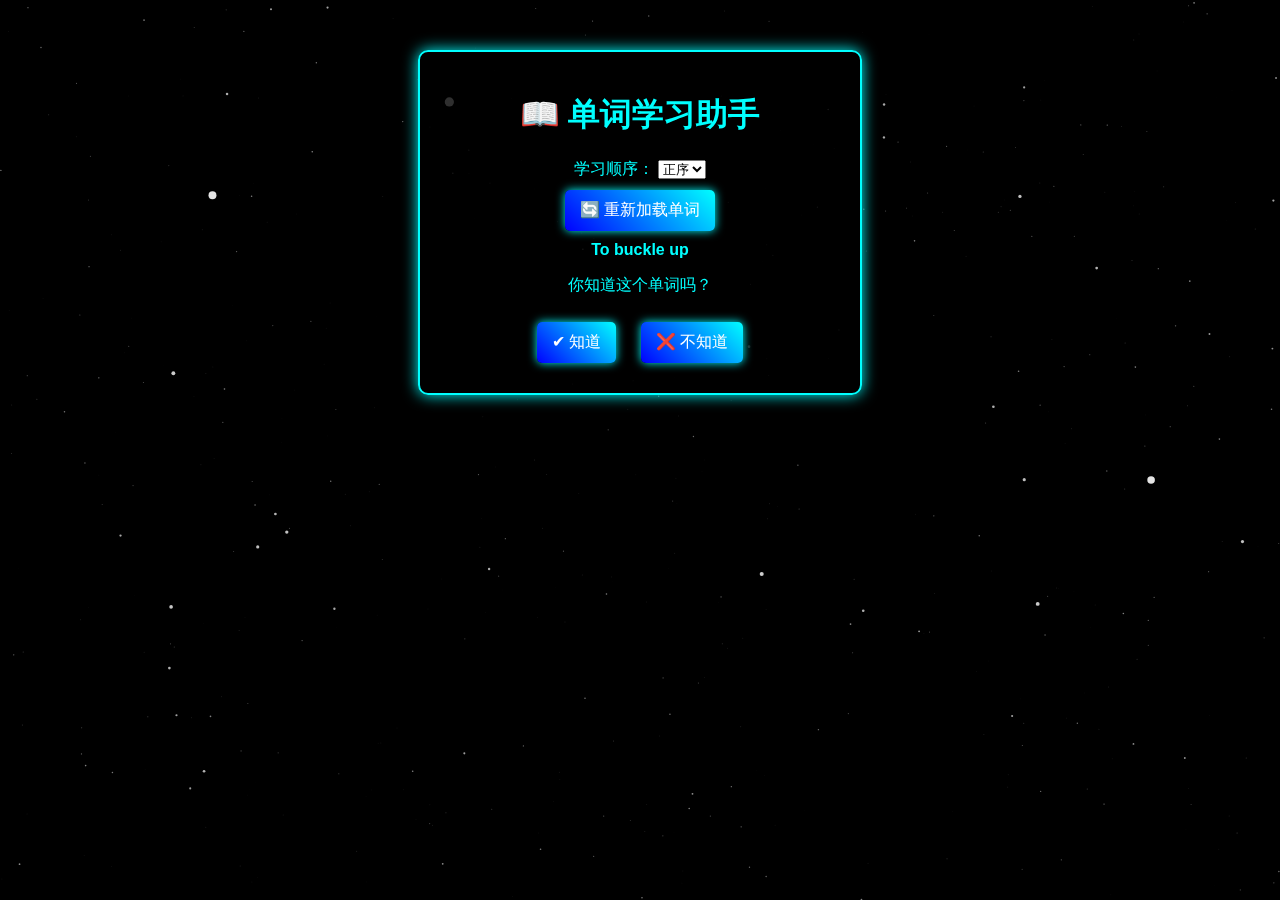
<file: englearn/index3.html>
﻿<!DOCTYPE html>
<html lang="zh">
<head>
    <meta charset="UTF-8">
    <meta name="viewport" content="width=device-width, initial-scale=1.0">
    <title>单词学习助手</title>
    <link rel="stylesheet" href="styles.css">
</head>
<body>
    <canvas id="particleCanvas"></canvas> <!-- 粒子动画 -->
    <canvas id="fireworkCanvas"></canvas> <!-- 烟花动画 -->

    <div class="container">
        <h1>📖 单词学习助手</h1>

        <div class="controls">
            <label>学习顺序：</label>
            <select id="orderSelect" onchange="changeOrder()">
                <option value="normal">正序</option>
                <option value="reverse">逆序</option>
                <option value="random">随机</option>
            </select>
        </div>

        <button onclick="reloadWords()">🔄 重新加载单词</button>

        <div id="word-box" style="display: none;">
            <div id="word-list"></div>
            <button id="next-btn" onclick="nextWord()" style="display: none;">➡ 下一个单词</button>
        </div>
    </div>

    <script src="script.js"></script>
</body>
</html>
</file>
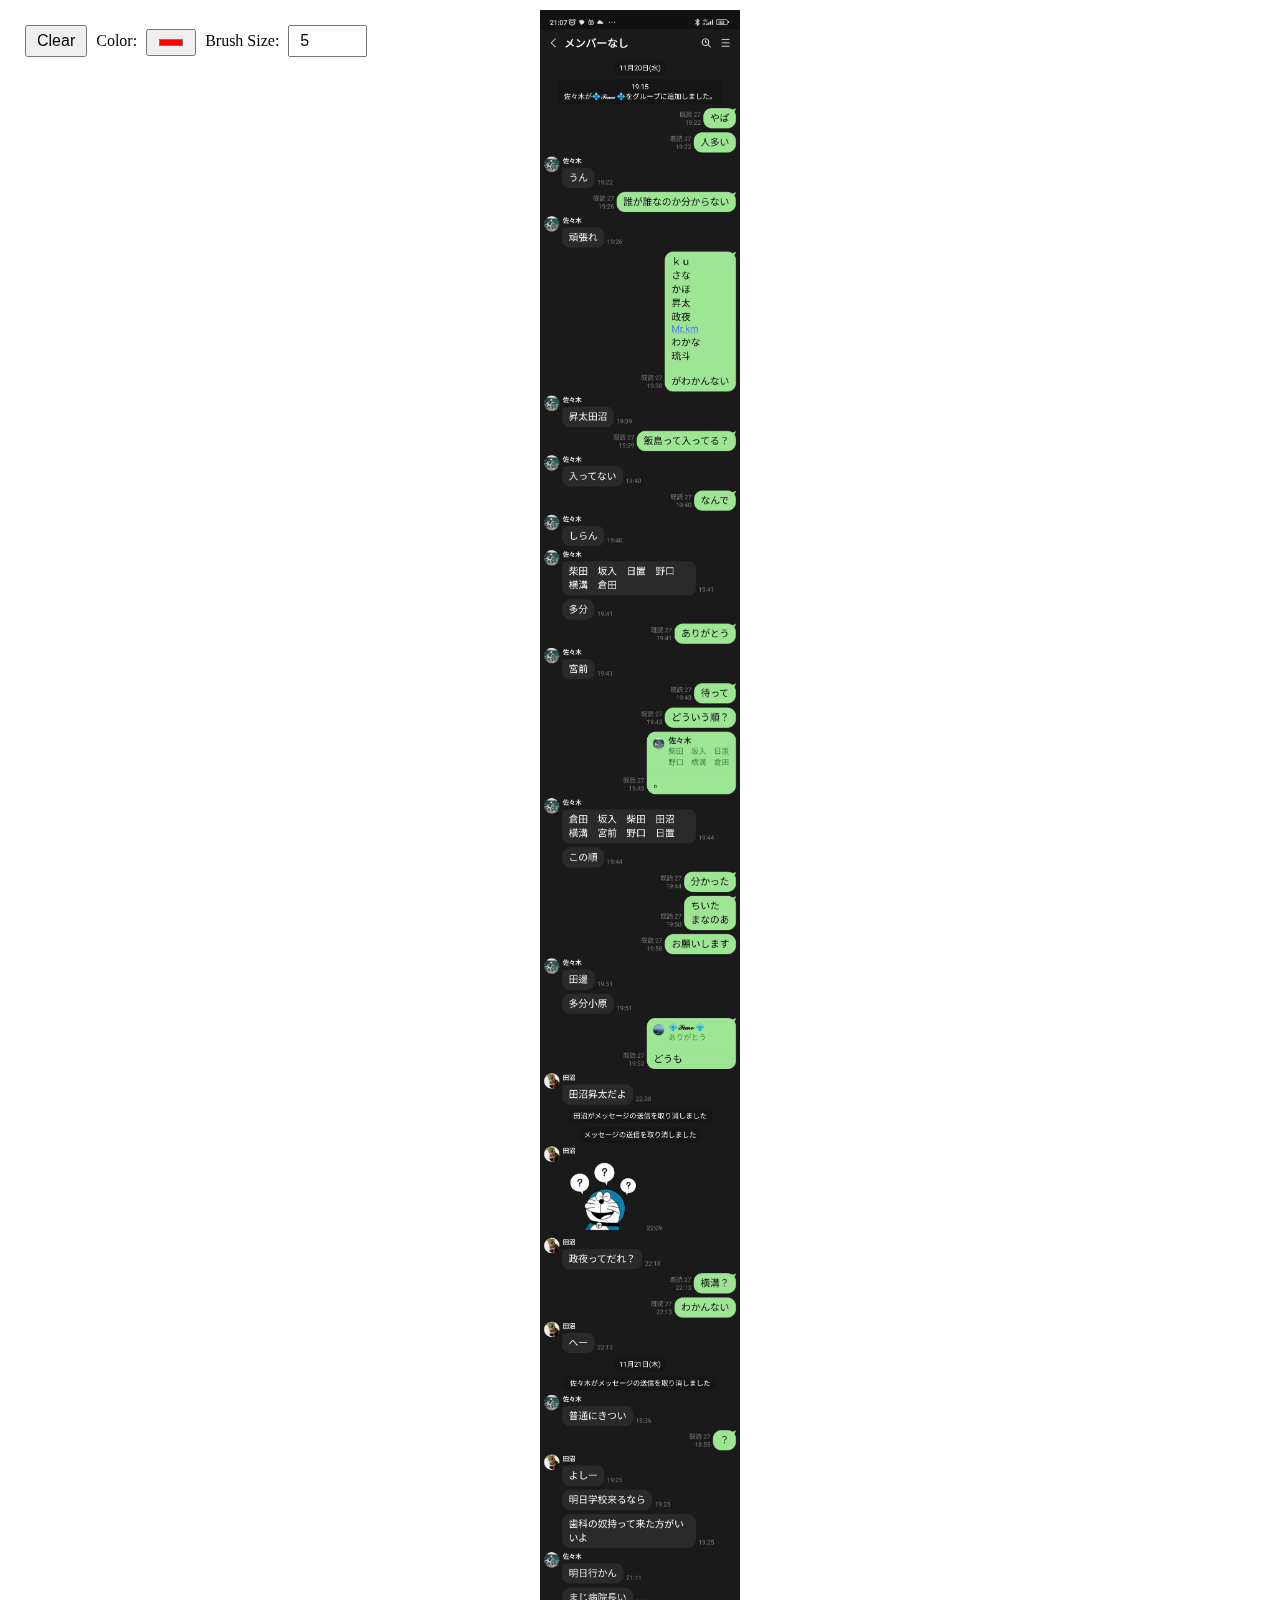
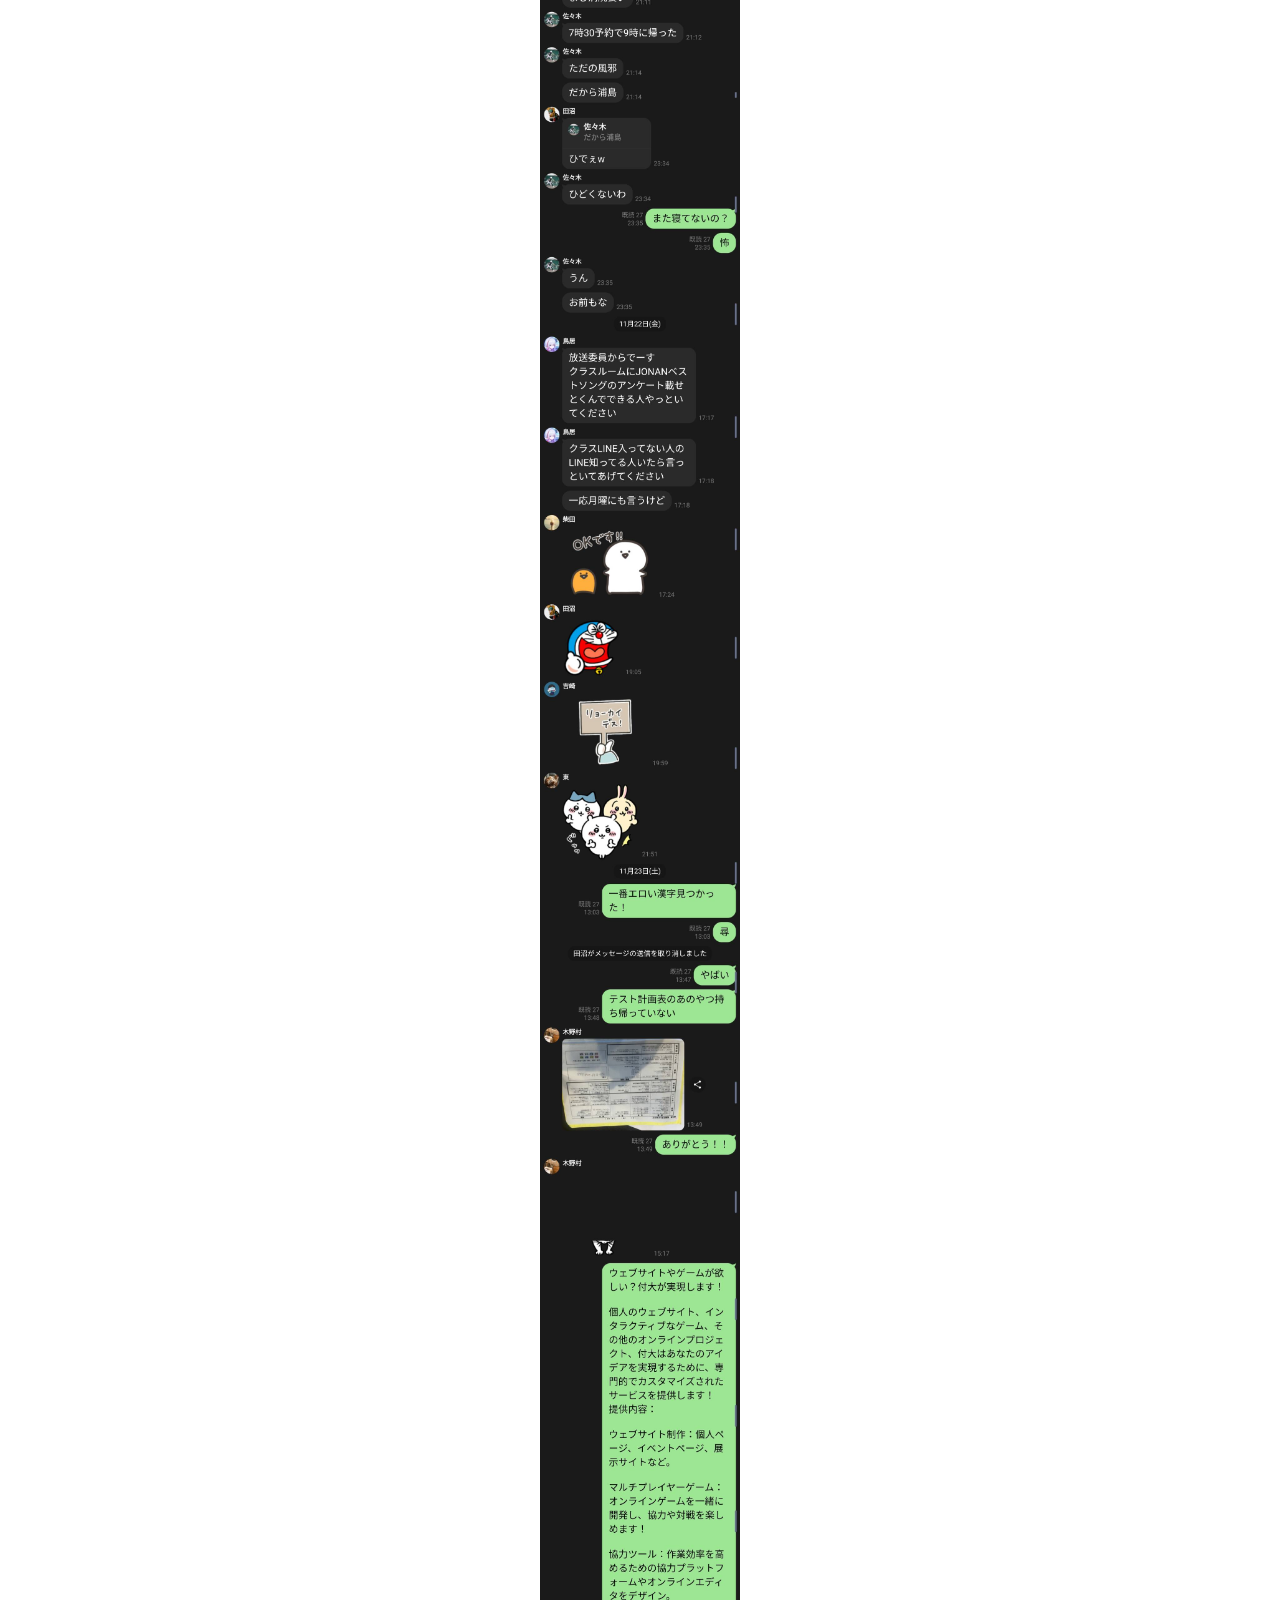
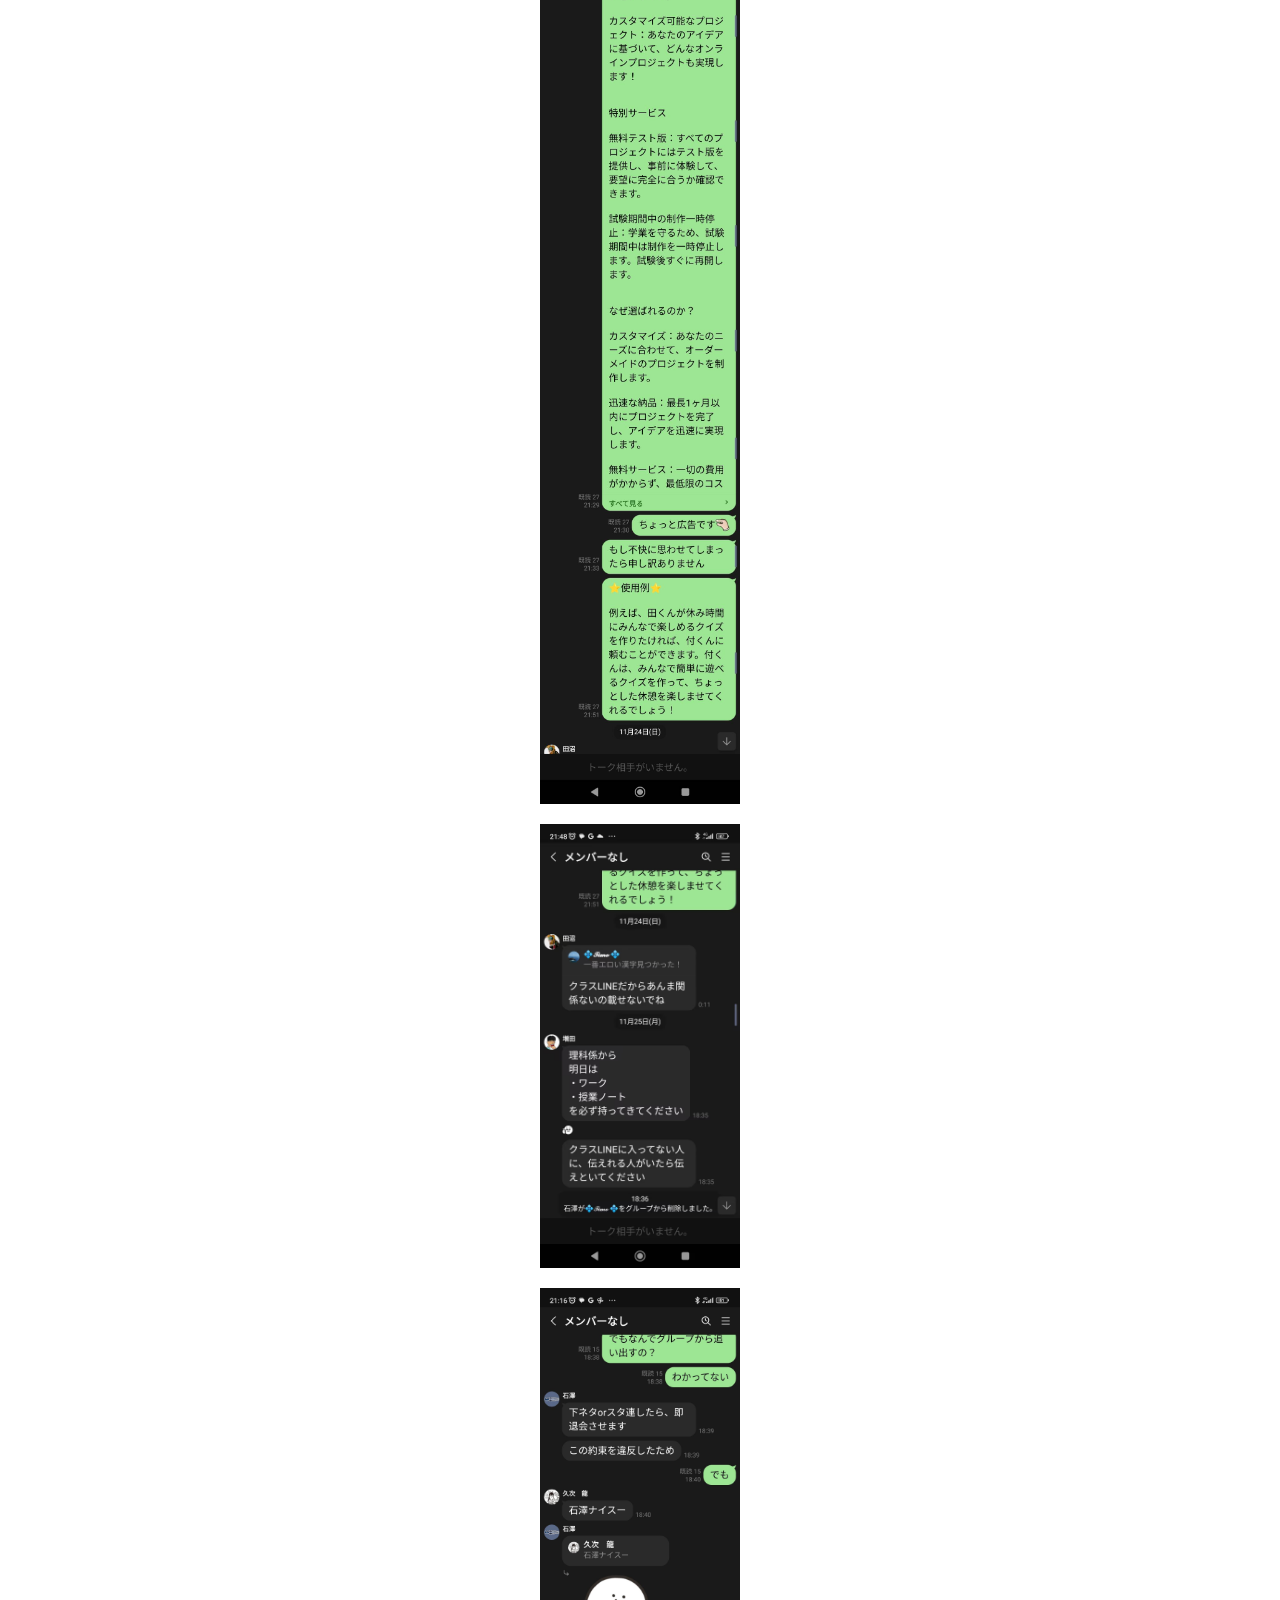
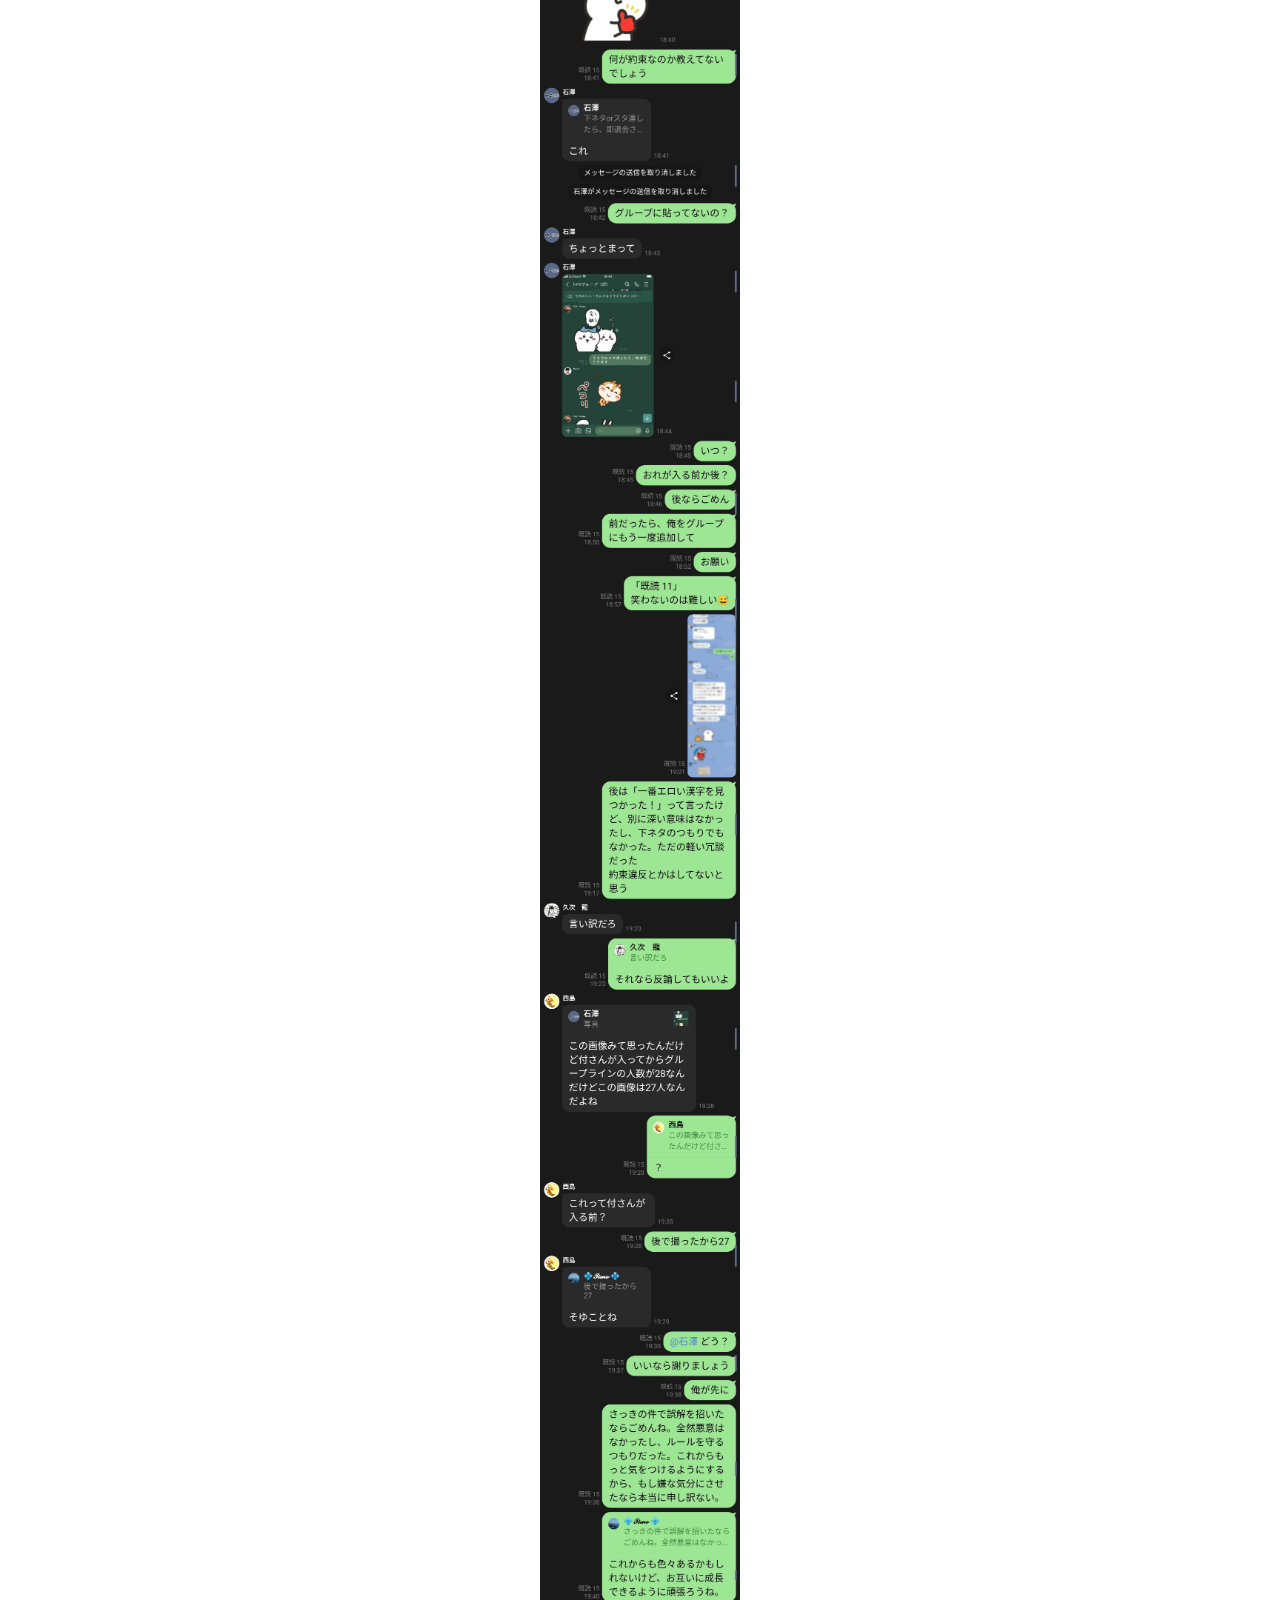
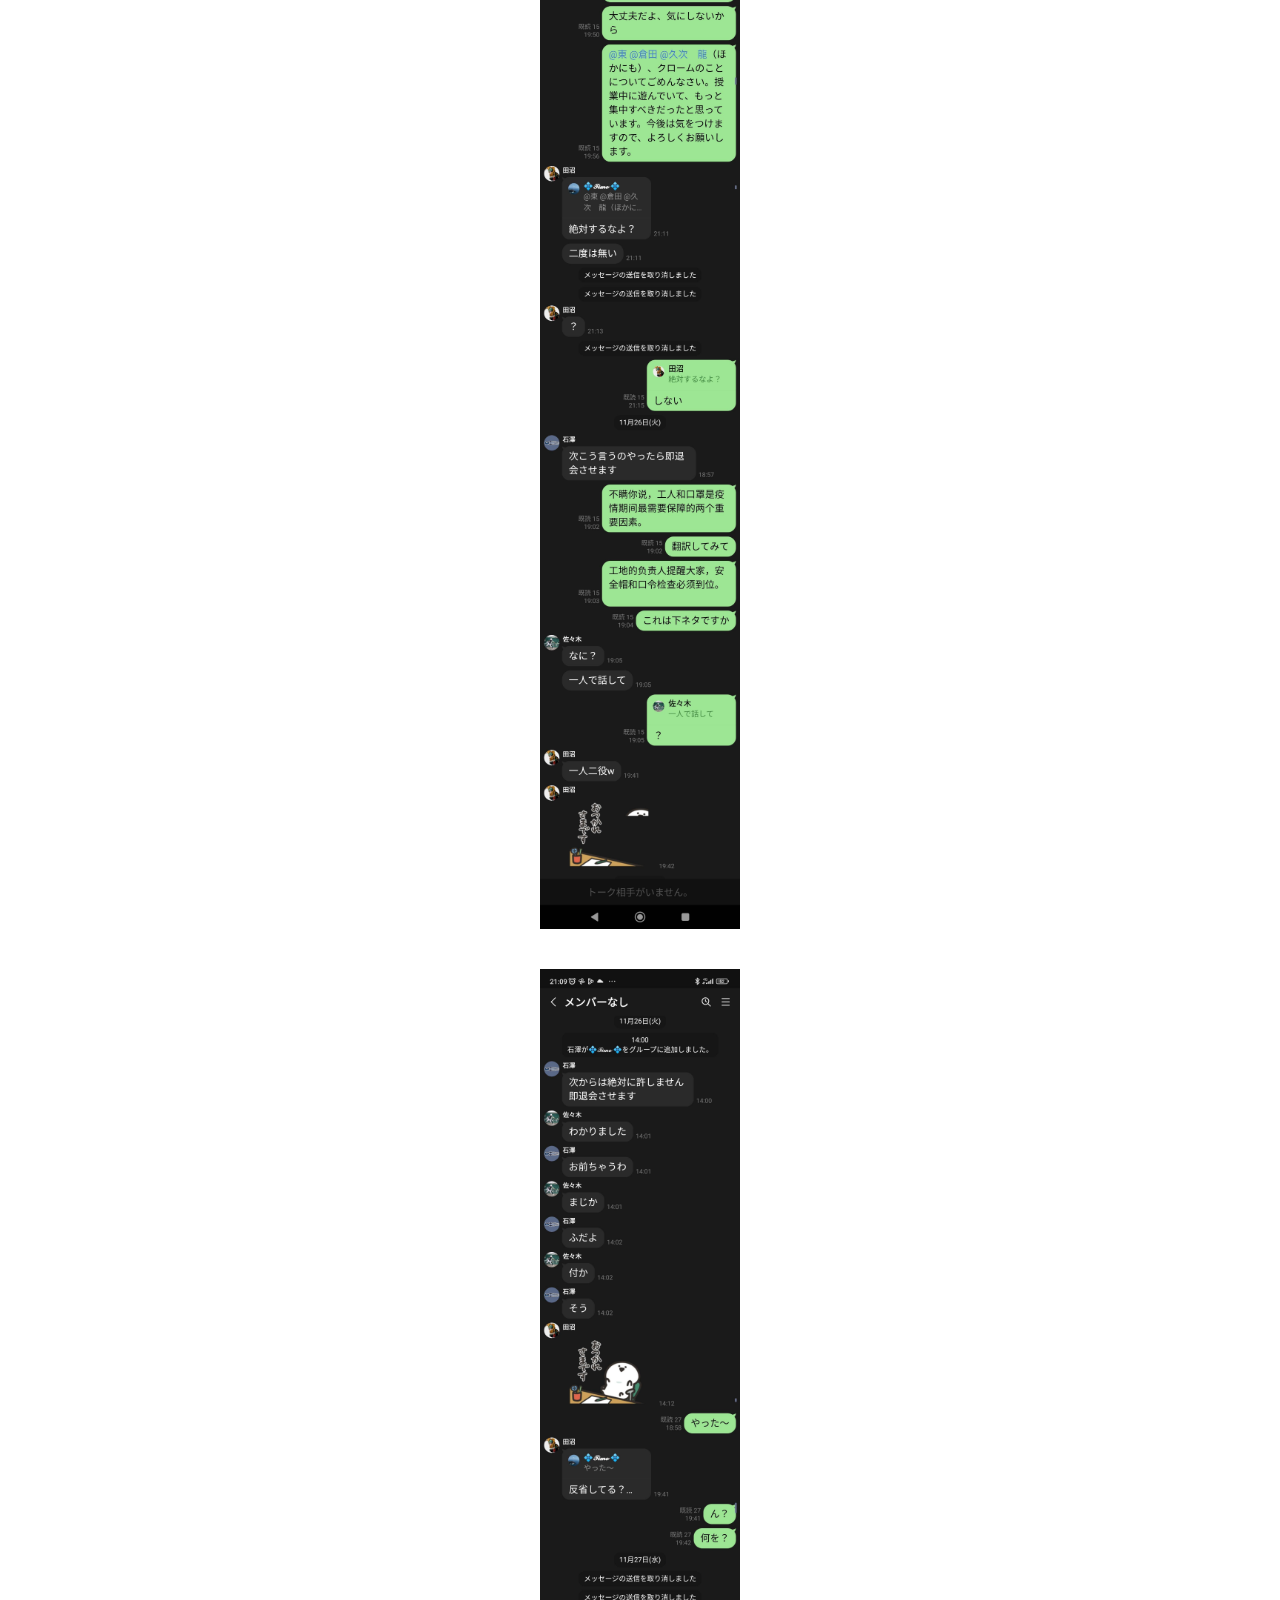
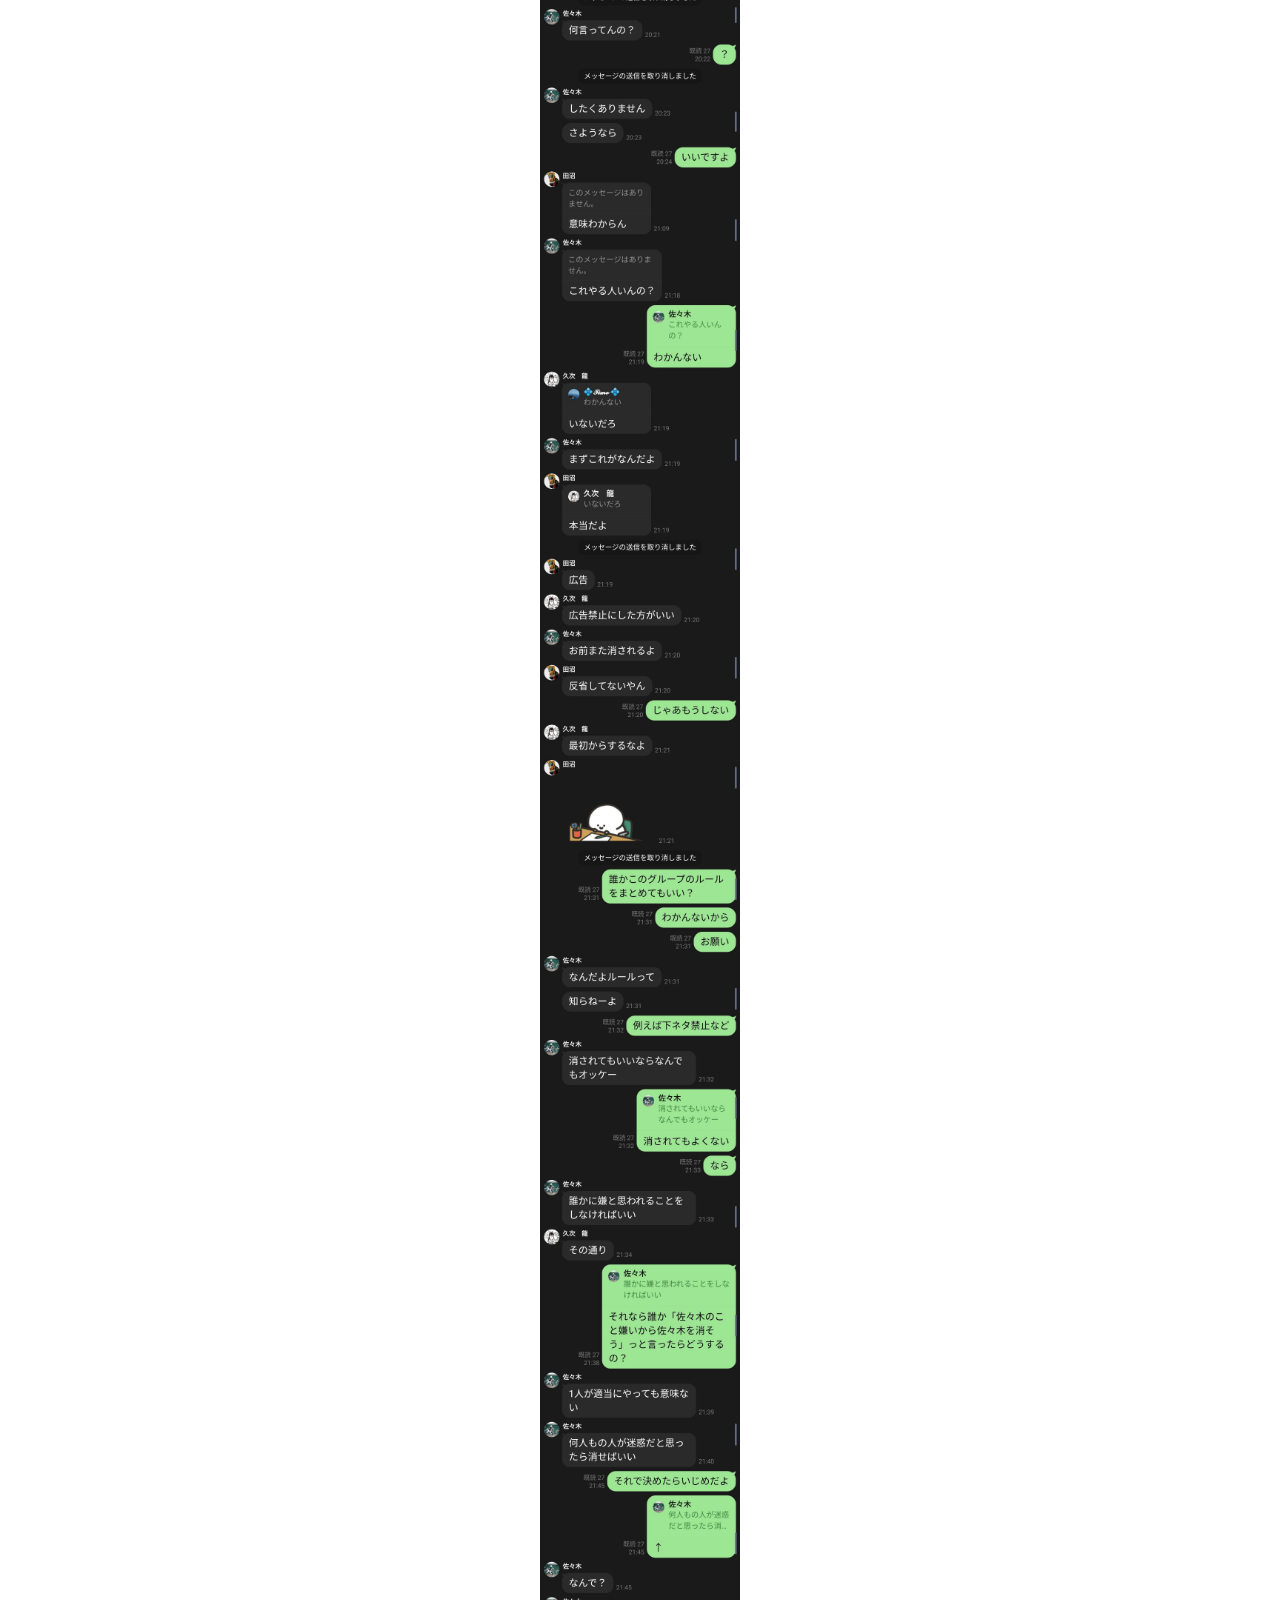
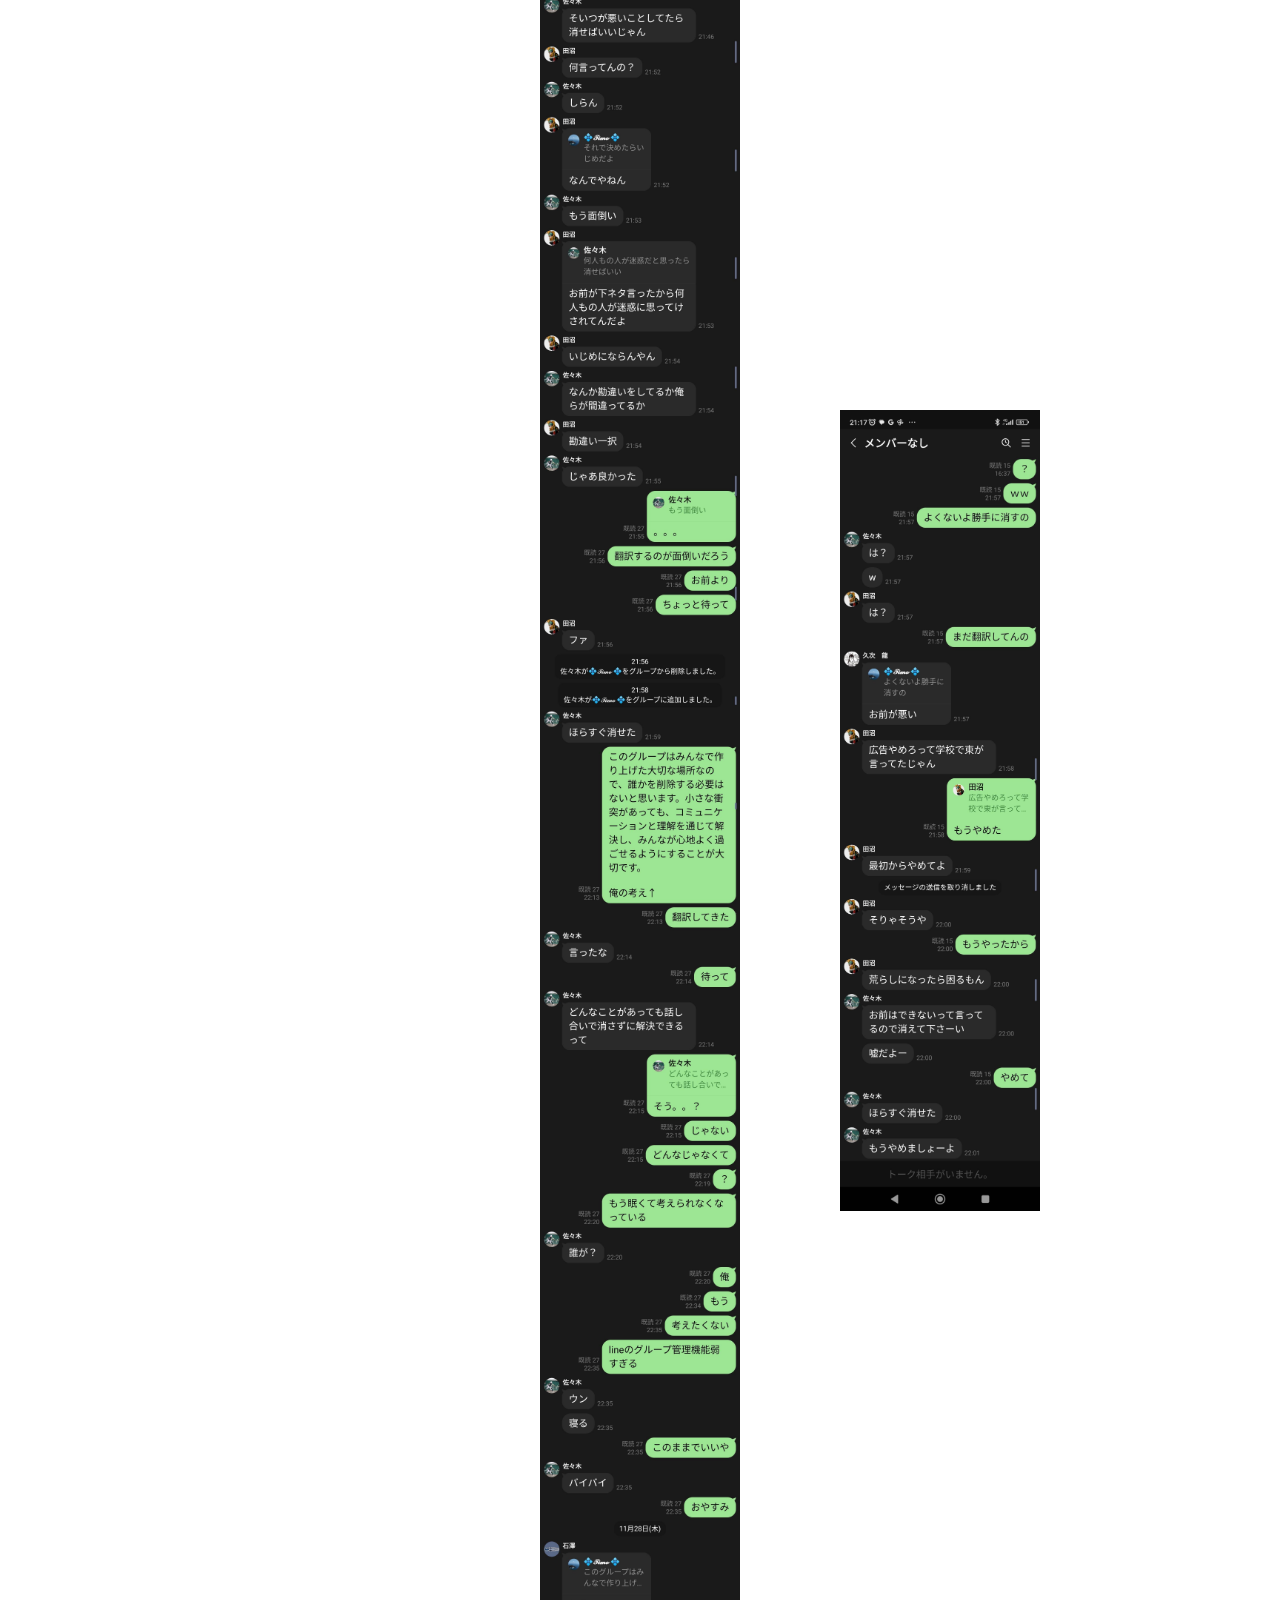
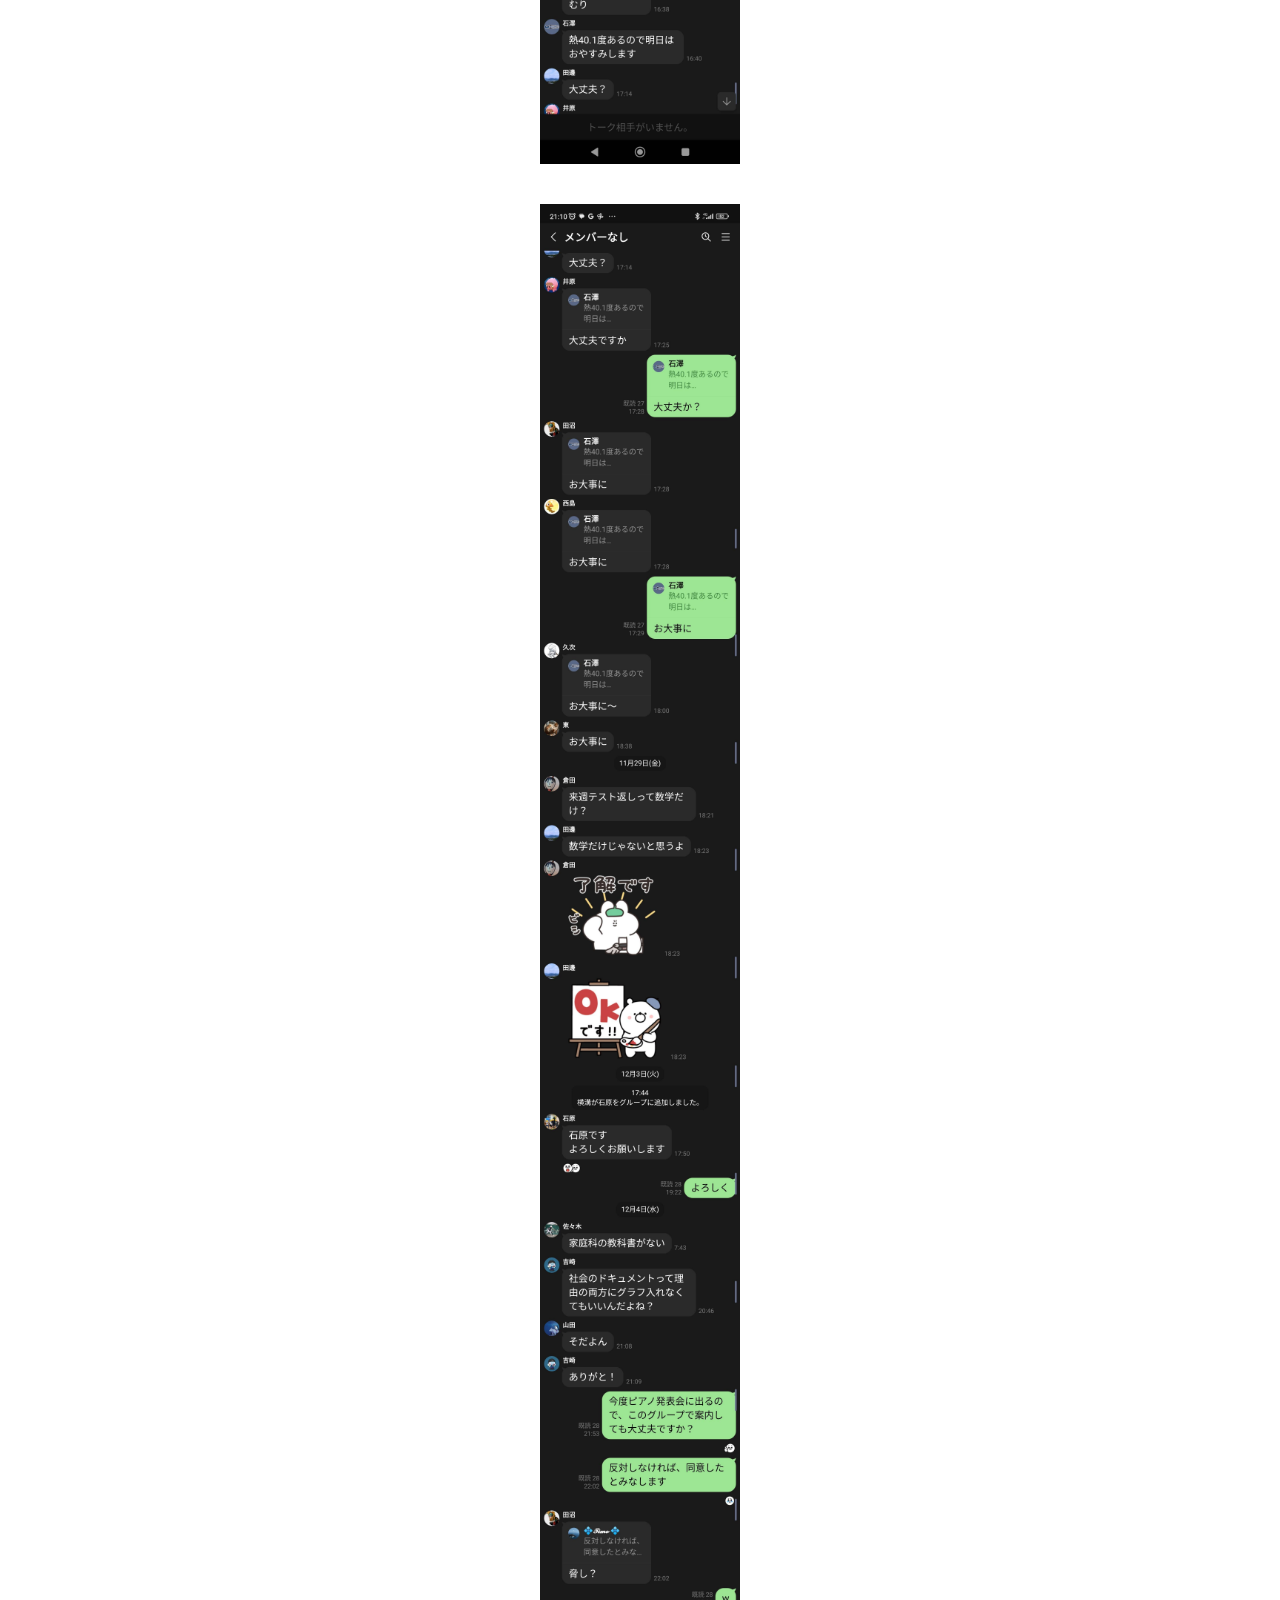
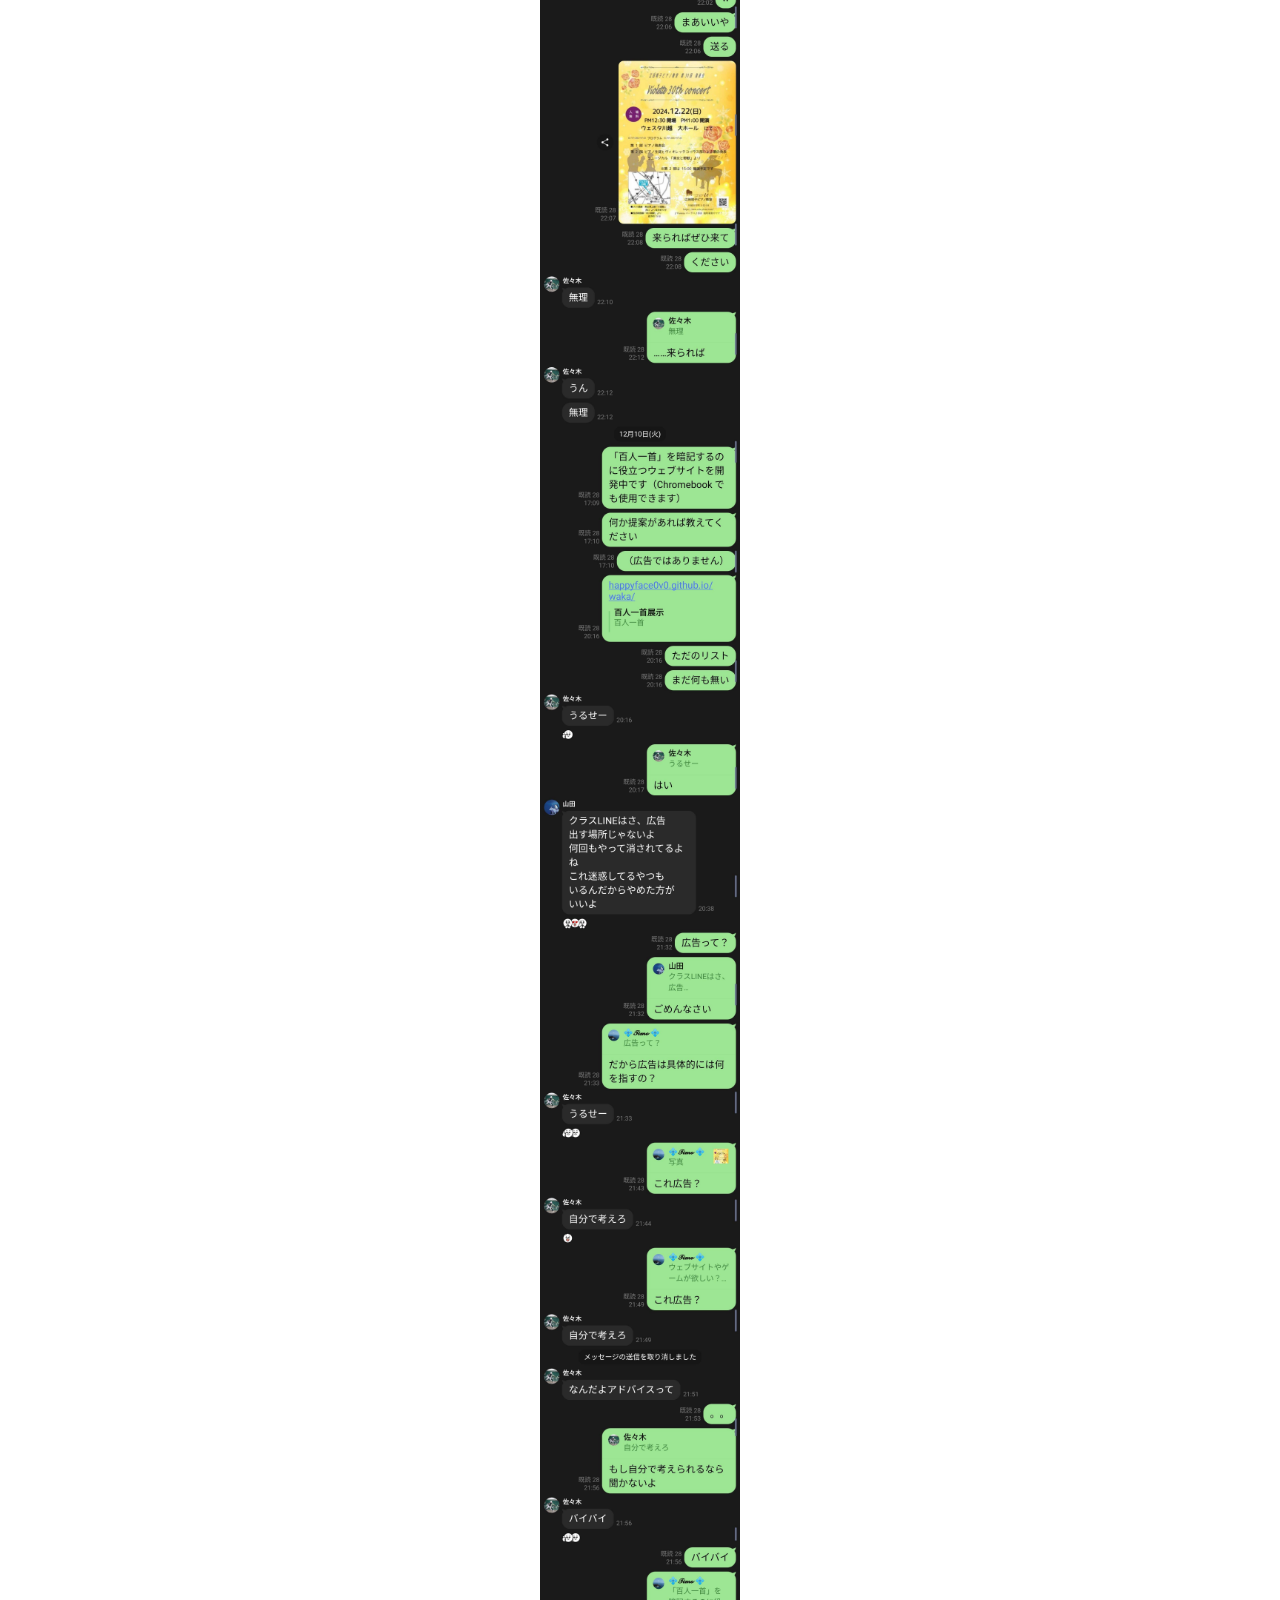
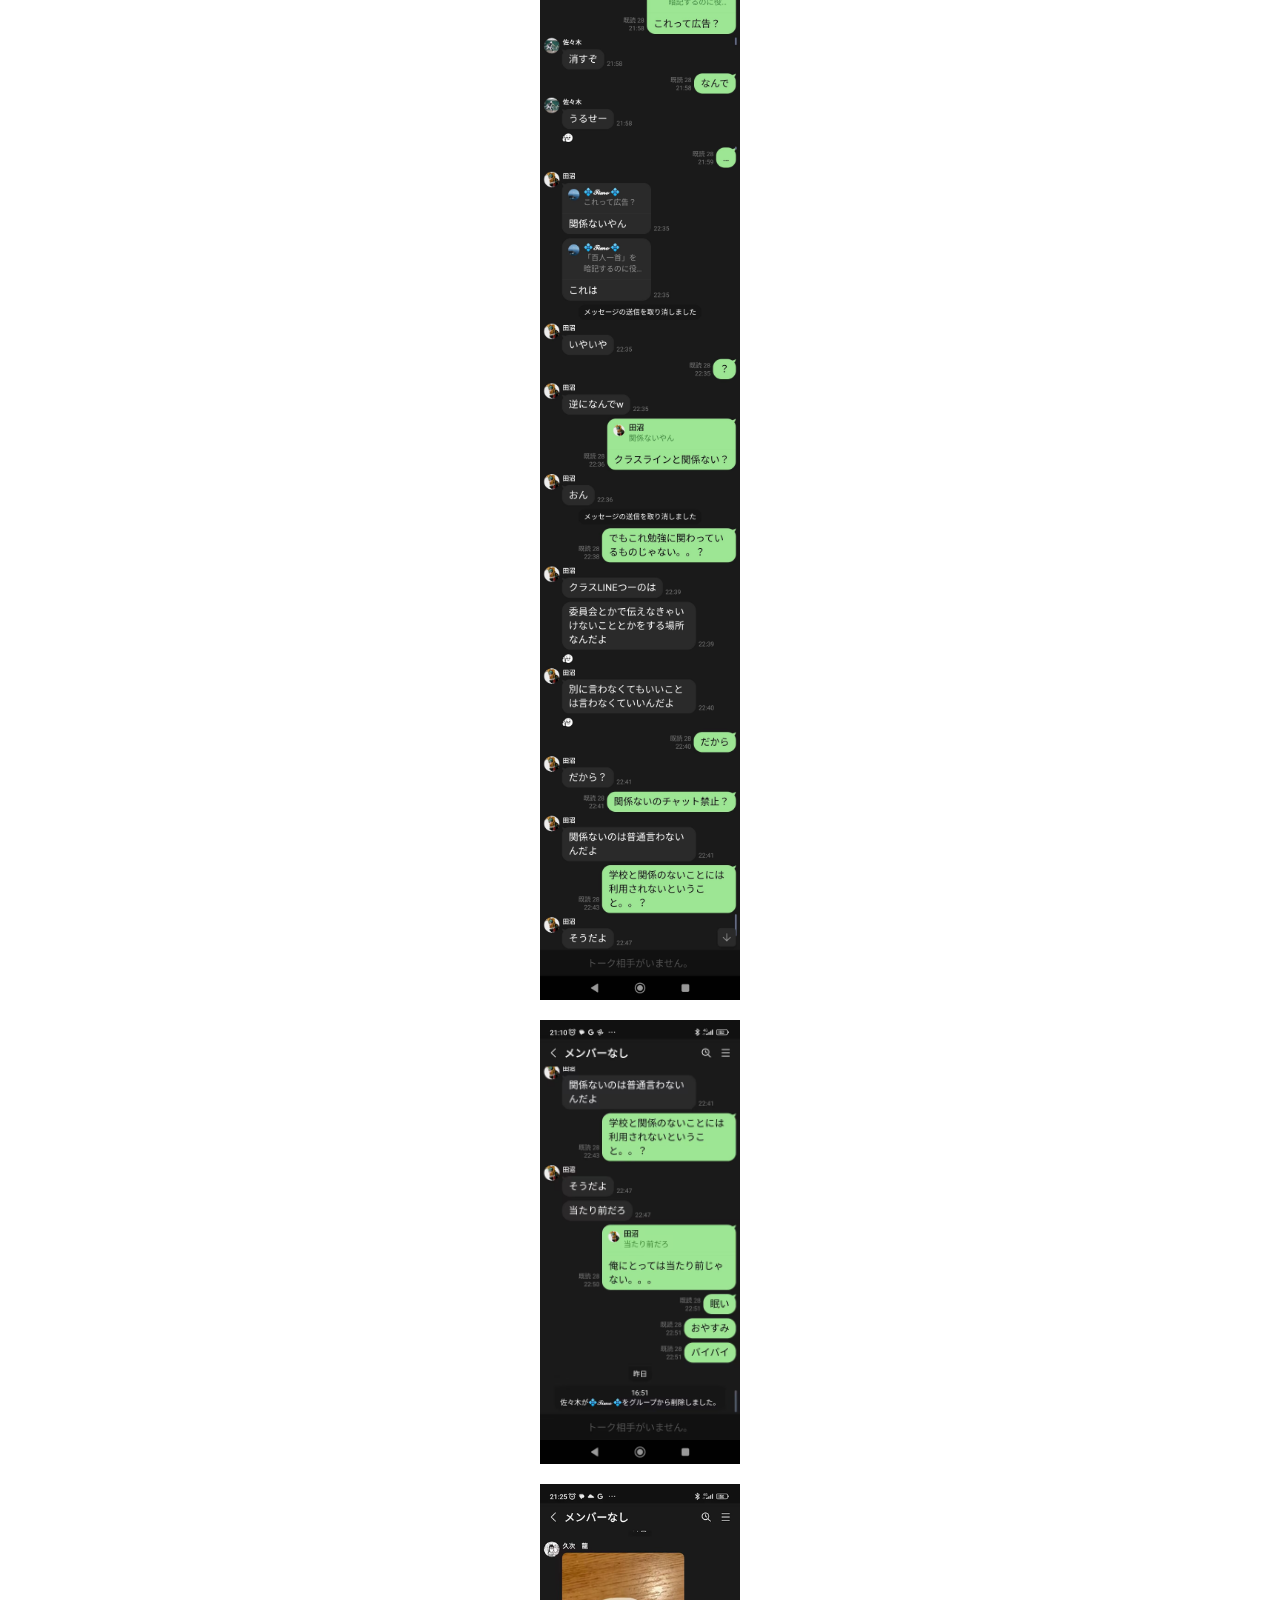
<file: New folder/what.html>
<!DOCTYPE html>
<html lang="en">
<head>
  <meta charset="UTF-8">
  <meta name="viewport" content="width=device-width, initial-scale=1.0">
  <title>titleeeeee</title>
  <style>
    body {
      margin: 0;
      padding: 0;
      display: flex;
      flex-direction: column;
      align-items: center;
    }
    .image-container {
      position: relative;
      display: flex;
      flex-direction: column;
      align-items: center;
    }
    img {
      width: 200px;
      margin: 10px;
      user-select: none;  /* ��ֹѡ��ͼƬ */
      pointer-events: none; /* ��ֹͼƬ������¼� */
    }
    .inline-row {
      display: flex;
      gap: 20px;
      margin: 20px 0;
    }
    .small {
      position: absolute;
      top: 10000px;  /* ����ͼƬ��ֱλ�� */
      left: 300px; /* ����ͼƬˮƽλ�� */
    }
    #overlayCanvas {
      position: absolute;
      top: 0;
      left: 0;
      width: 100%;
      height: 17500px;
      background: transparent;
      cursor: crosshair;
      z-index: 10;
    }
    .controls {
      position: fixed;
      top: 10px;
      left: 10px;
      background: rgba(255, 255, 255, 0.8);
      padding: 10px;
      border-radius: 8px;
      z-index: 15;
    }
    button, input {
      margin: 5px;
      padding: 5px 10px;
      font-size: 16px;
    }
  </style>
</head>
<body>
  <div class="controls">
    <button id="clearCanvas">Clear</button>
    <label for="colorPicker">Color:</label>
    <input type="color" id="colorPicker" value="#ff0000">
    <label for="brushSize">Brush Size:</label>
    <input type="number" id="brushSize" value="5" min="1" max="50">
  </div>

  <!-- ͼƬ�������� -->
  <div class="image-container">
    <img src="start.jpg" alt="Image 1">
    <img src="d.jpg" alt="Image 2">
    <img src="i.jpg" alt="Image 3">

    <div class="inline-row">
      <img src="d-.jpg" alt="Image 4">
      <img src="while.jpg" alt="Image 5" class="small"> <!-- ��ͼƬ�����ƶ� -->
    </div>

    <img src="cd1.jpg" alt="Image 6">
    <img src="end1.jpg" alt="Image 7">
    <img src="end2.jpg" alt="Image 8">
  </div>

  <canvas id="overlayCanvas"></canvas>

  <script>
    const canvas = document.getElementById('overlayCanvas');
    const ctx = canvas.getContext('2d');
    const clearButton = document.getElementById('clearCanvas');
    const colorPicker = document.getElementById('colorPicker');
    const brushSizeInput = document.getElementById('brushSize');

    let painting = false;
    let brushColor = '#ff0000';
    let brushSize = 5;
    let lastX, lastY;

    function resizeCanvas() {
      canvas.width = window.innerWidth;  
      canvas.height = 17500;  
    }

    window.addEventListener('resize', resizeCanvas);
    resizeCanvas(); 

    canvas.addEventListener('mousedown', (e) => {
      painting = true;
      lastX = e.clientX;
      lastY = e.clientY + window.scrollY; // Consider scroll position
      draw(e);
    });

    canvas.addEventListener('mouseup', () => {
      painting = false;
      ctx.beginPath(); 
    });

    canvas.addEventListener('mousemove', draw);

    colorPicker.addEventListener('input', (e) => {
      brushColor = e.target.value;
    });

    brushSizeInput.addEventListener('input', (e) => {
      brushSize = e.target.value;
    });

    clearButton.addEventListener('click', () => {
      ctx.clearRect(0, 0, canvas.width, canvas.height);
    });

    function draw(e) {
      if (!painting) return;

      const offsetX = e.clientX;
      const offsetY = e.clientY + window.scrollY;

      // Use quadratic bezier curve to smooth out the line between two points
      ctx.lineWidth = brushSize;
      ctx.lineCap = 'round';
      ctx.lineJoin = 'round';
      ctx.strokeStyle = brushColor;

      // Draw a quadratic bezier curve between the previous and current mouse positions
      ctx.beginPath();
      ctx.moveTo(lastX, lastY);
      ctx.quadraticCurveTo(lastX, lastY, offsetX, offsetY);
      ctx.stroke();

      // Update last position for next segment
      lastX = offsetX;
      lastY = offsetY;
    }
  </script>
</body>
</html>
</file>
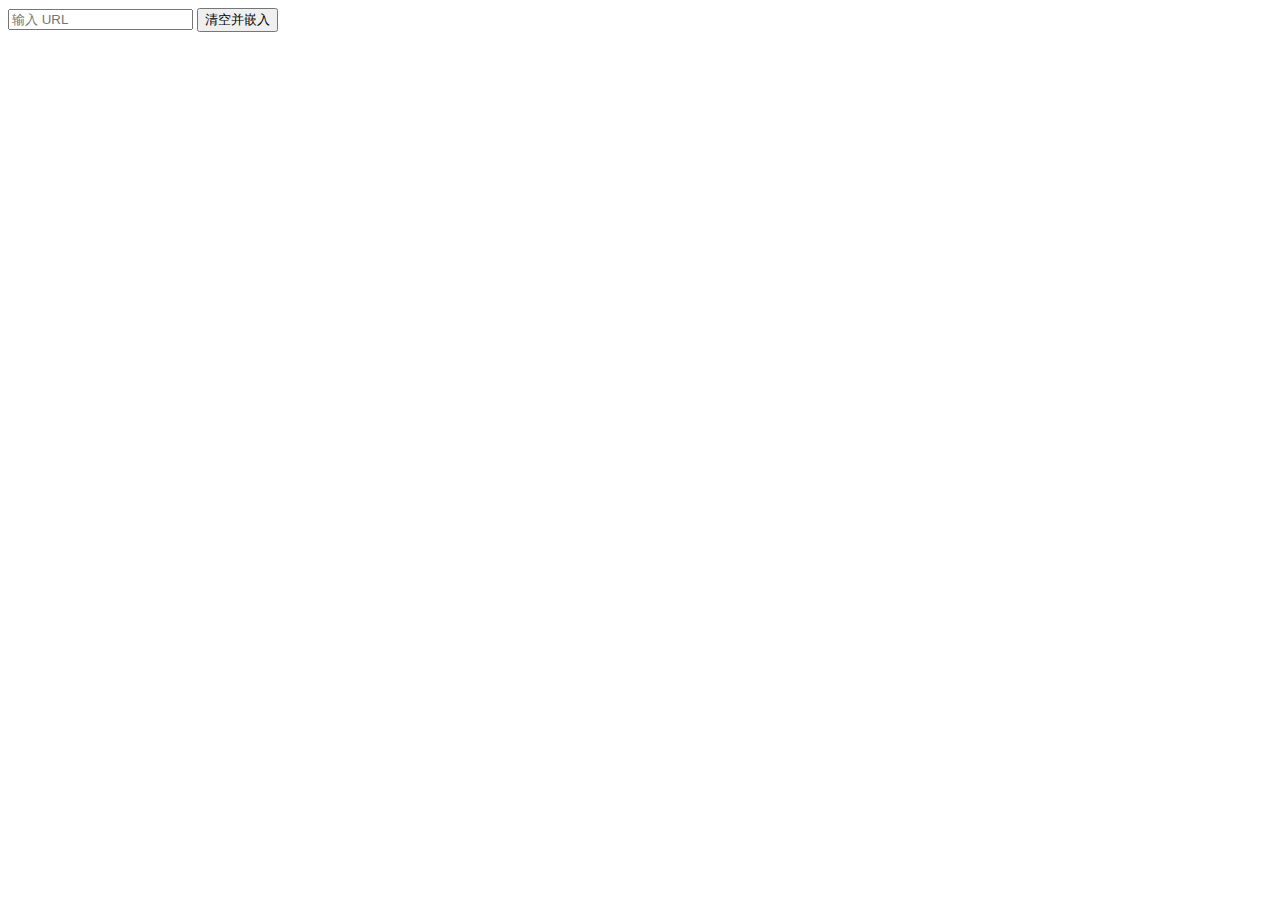
<file: tsutaenaiweb/popup.html>
﻿<!DOCTYPE html>
<html lang="zh">
<head>
  <meta charset="UTF-8">
  <meta name="viewport" content="width=device-width, initial-scale=1.0">
  <title>清空页面并插入 iframe</title>
  <script src="popup.js" defer></script>
</head>
<body>
  <input type="text" id="url" placeholder="输入 URL">
  <button id="openUrlButton">清空并嵌入</button>
</body>
</html>
</file>
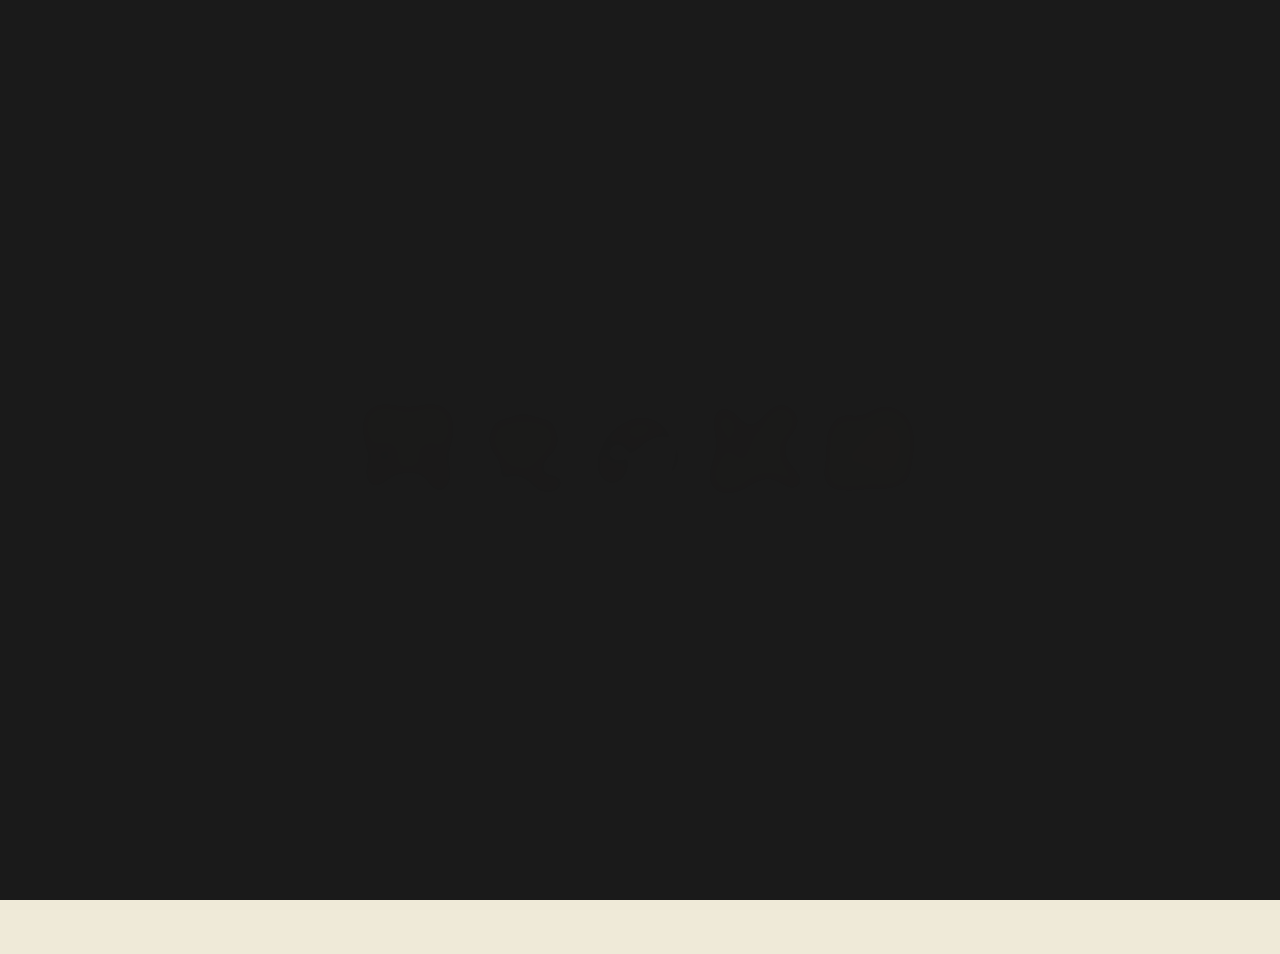
<file: waka/shiren/game.html>
<!DOCTYPE html>
<html lang="ja">
<head>
    <meta charset="UTF-8">
    <meta name="viewport" content="width=device-width, initial-scale=1.0, maximum-scale=1.0, user-select=none">
    <title>閃光の試练 - 竞技版</title>
    <link rel="stylesheet" href="game-style.css">
    <link href="https://fonts.googleapis.com/css2?family=Noto+Serif+JP:wght@700;900&display=swap" rel="stylesheet">
</head>
<body class="battle-mode">
    <div id="intro-overlay">
        <div class="intro-logo">試練開始</div>
    </div>
    <div id="battle-screen" class="screen">
        <div class="hud">
            <div class="score-box">SCORE: <span id="score">0</span></div>
            <div class="combo-box"><span id="combo">0</span> COMBO</div>
        </div>

        <div class="timer-wrapper">
            <div id="timer-bar"></div>
        </div>

        <div class="question-container">
            <div id="kami-no-ku" class="kami-text"></div>
            <div id="status-label"></div> </div>

        <div id="card-grid" class="card-grid">
            </div>
    </div>

    <script src="data.js"></script>
    <script src="game.js"></script>
</body>
</html>
</file>
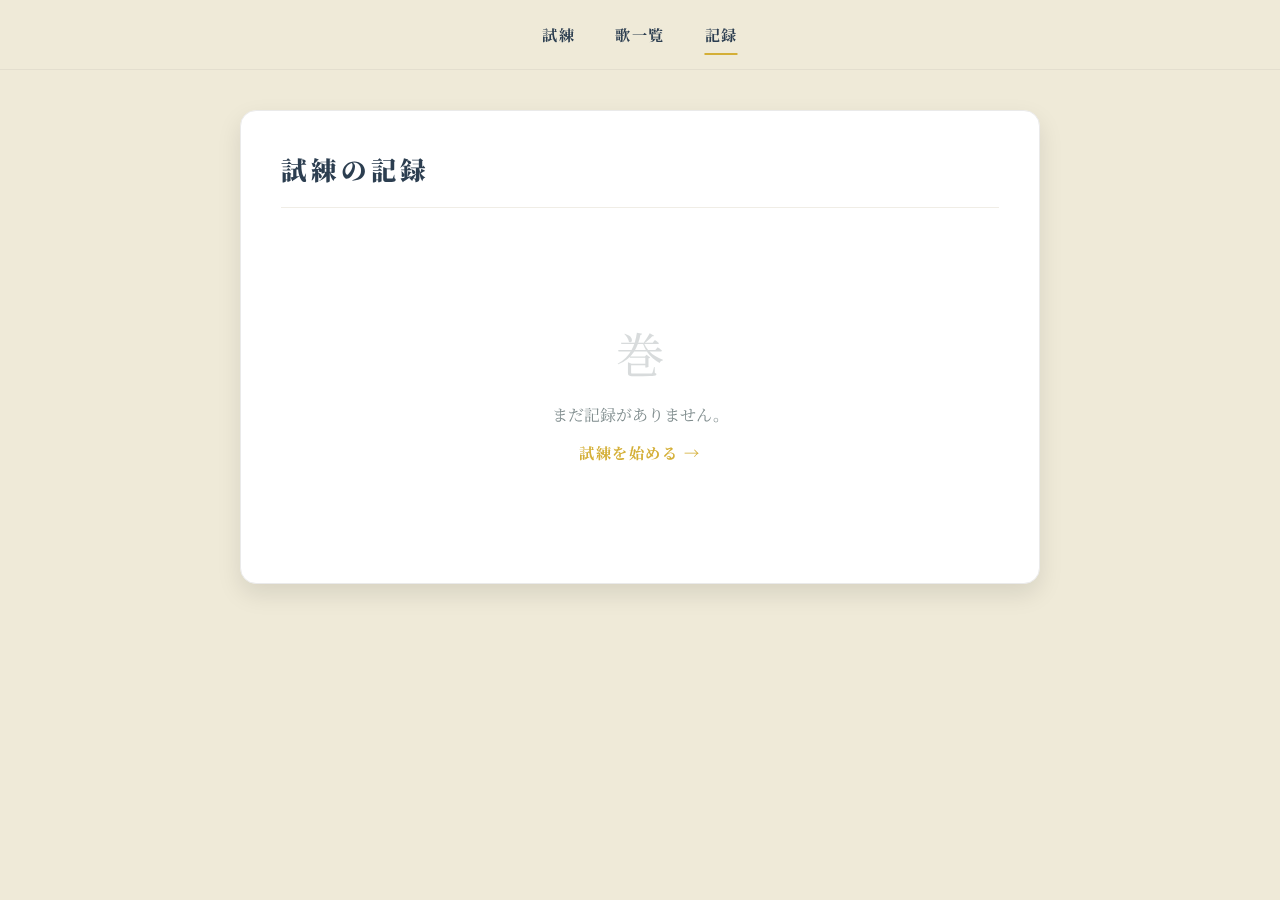
<file: waka/shiren/history.html>
<!DOCTYPE html>
<html lang="ja">
<head>
    <meta charset="UTF-8">
    <meta name="viewport" content="width=device-width, initial-scale=1.0">
    <title>試練の記録</title>
    <link rel="stylesheet" href="history-style.css">
    <link href="https://fonts.googleapis.com/css2?family=Noto+Serif+JP:wght@400;700;900&display=swap" rel="stylesheet">
</head>
<body>

    <div class="fade-overlay"></div>

    <nav class="main-nav">
        <a href="../shiren/index.html" class="nav-item">試練</a>
        <a href="../index.html" class="nav-item">歌一覧</a>
        <a href="#" class="nav-item active">記録</a>
    </nav>

    <main class="container">
        <div class="page-header">
            <h1 class="page-title">試練の記録</h1>
            <button id="btn-clear-all" class="clear-all-btn" title="全記録を削除">全て削除</button>
        </div>

        <div id="history-list" class="history-list"></div>

        <div id="empty-state" class="empty-state" style="display:none;">
            <div class="empty-icon">巻</div>
            <p>まだ記録がありません。</p>
            <a id="empty-item" href="index.html" class="empty-link">試練を始める →</a>
        </div>
    </main>

    <script src="data.js"></script>
    <script src="history.js"></script>
</body>
</html>
</file>
<file: styles.css>
/* ȫ����ʽ */
body {
    font-family: 'Arial', sans-serif;
    margin: 0;
    padding: 0;
    background: #f0f0f0;
    color: #333;
    display: flex;
    flex-direction: column;
    align-items: center;
    overflow-x: hidden;
}

/* ���䶯����ʽ */
#gradient-overlay {
    position: fixed;
    top: 0;
    left: 0;
    width: 100vw;
    height: 100vh;
    background: linear-gradient(45deg, #007BDD, #00C851);
    z-index: 9999;
    display: flex;
    justify-content: center;
    align-items: center;
    animation: fadeInOut 4s ease-out forwards;
}

/* ��ӭ������ʽ */
#welcome-message {
    color: #fff;
    font-size: 36px;
    font-weight: bold;
    text-align: center;
    margin: 0;
    animation: fadeIn 2s ease-out forwards;
}

/* ��ӭ���ֽ��䶯�� */
@keyframes fadeIn {
    from {
        opacity: 0;
    }
    to {
        opacity: 1;
    }
}

/* ���䱳������ */
@keyframes fadeInOut {
    0% {
        opacity: 1;
    }
    50% {
        opacity: 1;
    }
    100% {
        opacity: 0;
        visibility: hidden;
    }
}

/* ҳü��ʽ */
header {
    width: 100%;
    background: #007BDD;
    color: #fff;
    padding: 10px 20px;
    box-shadow: 0 4px 8px rgba(0, 0, 0, 0.2);
    position: fixed;
    top: 0;
    left: 0;
    z-index: 1000;
    display: flex;
    justify-content: space-between;
    align-items: center;
    box-sizing: border-box;
}

/* ������������ʽ */
header nav {
    display: flex;
    justify-content: space-between;
    align-items: center;
}

/* ��������ʽ */
header nav ul {
    list-style-type: none;
    margin: 0;
    padding: 0;
    display: flex;
}

header nav ul li {
    margin-right: 1rem;
}

header nav ul li a {
    color: #fff;
    text-decoration: none;
    padding: 0.5rem 1rem;
    display: block;
}

header nav ul li a:hover {
    background-color: #555;
    border-radius: 5px;
}

/* ����ѡ������ʽ */
.language-controls {
    display: flex;
    align-items: center;
}

.language-controls select {
    padding: 8px 12px;
    font-size: 16px;
    border-radius: 5px; /* ����Բ�ǰ뾶 */
    border: 1px solid #007BDD; /* �߿���ɫ */
    cursor: pointer;
    background-color: #f9f9f9; /* ������ɫ */
    color: #333; /* ������ɫ */
    transition: background-color 0.3s, color 0.3s, border-color 0.3s;
}

.language-controls select:focus {
    outline: none;
    background-color: #e9ecef; /* ѡ��ʱ������ɫ */
    color: #007BDD; /* ѡ��ʱ������ɫ */
    border-color: #007BDD; /* ѡ��ʱ�߿���ɫ */
}

.language-controls select:hover {
    background-color: #e2e6ea; /* �����ͣʱ������ɫ */
    color: #007BDD; /* �����ͣʱ������ɫ */
}

/* ������ʽ */
.link {
    margin-left: 1rem
}

.link a {
    color: #fff;
    text-decoration: none;
    padding: 0.5rem 1rem;
    background-color: #007bdd;
    border-radius: 5px;
}

.link a:hover {
    background-color: #0056b3;
}

/* ��Ҫ������ʽ */
.container {
    background: #fff;
    border-radius: 10px;
    box-shadow: 0 4px 8px rgba(0, 0, 0, 0.2);
    padding: 20px;
    width: 90%;
    max-width: 800px;
    text-align: center;
    margin-top: 80px;
    box-sizing: border-box;
}

/* ������ʽ */
.title {
    font-size: 24px;
    margin-bottom: 20px;
    color: #007BDD;
    line-height: 1.2;
}

/* ҳ����ʽ */
footer {
    margin-top: 20px;
    font-size: 14px;
    color: #666;
}

/* �ƶ������� */
@media (max-width: 600px) {
    .container {
        width: 95%;
        padding: 15px;
        font-size: 14px;
        margin-top: 100px;
    }

    .language-controls {
        flex-direction: column;
        align-items: flex-end;
    }

    .language-controls select {
        font-size: 14px;
        padding: 8px;
        margin: 5px 0;
    }
}
</file>
<file: snake-game/styles.css>
* {
  margin: 0;
  padding: 0;
  box-sizing: border-box;
}

body {
  font-family: Arial, sans-serif;
  background-color: #282c34;
  display: flex;
  justify-content: center;
  align-items: center;
  height: 100vh;
  color: white;
}

.game-container {
  position: relative;
}

canvas {
  background-color: #1d1f21;
  border: 2px solid #fff;
}

.game-over {
  position: absolute;
  top: 50%;
  left: 50%;
  transform: translate(-50%, -50%);
  display: none;
  text-align: center;
}

#gameOverMessage {
  font-size: 24px;
  margin-bottom: 20px;
}

#resetButton {
  padding: 10px 20px;
  background-color: #61dafb;
  border: none;
  color: black;
  font-size: 18px;
  cursor: pointer;
  border-radius: 5px;
}

#resetButton:hover {
  background-color: #21a1f1;
}
</file>
<file: waka/styles.css>
/* ������ʽ */
body {
  font-family: 'Noto Sans', sans-serif;
  margin: 0;
  padding: 0;
  background: linear-gradient(to right, #e0eafc, #cfdef3);
  color: #333;
  font-size: 16px; /* Ĭ�������С */
  line-height: 1.6;
}

/* ���� */
.container {
  max-width: 900px;
  margin: 40px auto;
  background-color: #ffffff;
  padding: 30px;
  border-radius: 16px;
  box-shadow: 0 10px 25px rgba(0, 0, 0, 0.1);
  overflow: hidden;
  border: 1px solid #eaeaea;
}

/* ���� */
h1 {
  text-align: center;
  color: #2c3e50;
  margin-bottom: 30px;
  font-size: 2.4em; /* ����������С */
  text-shadow: 1px 1px 3px rgba(0, 0, 0, 0.1);
  letter-spacing: 1.2px;
  font-weight: bold;
}

/* ʫ���б� */
.poem-list {
  list-style-type: none;
  padding: 0;
}

/* ÿ��ʫ�� */
.poem-item {
  display: flex;
  align-items: center;
  gap: 15px;
  margin-bottom: 20px;
  padding: 15px 20px;
  border-radius: 10px;
  background: linear-gradient(to right, #fdfbfb, #f6f6f6);
  transition: box-shadow 0.3s, transform 0.3s;
  box-shadow: 0 4px 12px rgba(0, 0, 0, 0.05);
}

.poem-item:hover {
  box-shadow: 0 6px 15px rgba(0, 0, 0, 0.15);
  transform: translateY(-3px);
}

/* �����������ɫ���� */
.poem-meta {
  display: flex;
  align-items: center;
  justify-content: center;
  width: 50px;
  height: 50px;
  border-radius: 12px;
  font-size: 1em;
  font-weight: bold;
  color: #fff;
  flex-shrink: 0;
  box-shadow: 0 2px 4px rgba(0, 0, 0, 0.2);
}

/* ��ɫ���� */
.color-r .poem-meta { background-color: #e57373; } /* �� */
.color-o .poem-meta { background-color: #ff9800; } /* �� */
.color-y .poem-meta { background-color: #ffd700; } /* �� */
.color-g .poem-meta { background-color: #81c784; } /* �� */
.color-b .poem-meta { background-color: #64b5f6; } /* �� */

/* ʫ������ */
.poem-content {
  display: flex;
  justify-content: space-between;
  align-items: flex-start;
  width: 100%;
  gap: 10px;
}

/* ʫ����� */
.half-line {
  width: 48%;
  padding: 5px 0;
  font-size: 1.1em; /* ����Ϊ��С���� */
  line-height: 1.8;
  word-break: break-word;
  overflow-wrap: break-word;
}

.left {
  text-align: left;
  color: #34495e;
}

.right {
  text-align: right;
  color: #8e44ad;
}

/* ǿ���Ĺؼ��� */
.kimariji-highlight {
  background-color: #ff6347;
  color: white;
  font-weight: bold;
  padding: 2px 6px;
  border-radius: 5px;
  box-shadow: 0 1px 3px rgba(0, 0, 0, 0.2);
}

/* ����ѡ��� */
select {
  margin: 20px 0;
  padding: 8px 12px;
  font-size: 0.95em; /* �������������� */
  border-radius: 6px;
  border: 1px solid #ccc;
  background-color: #fff;
  cursor: pointer;
  transition: background-color 0.3s ease, border-color 0.3s ease;
}

select:hover {
  background-color: #f0f4ff;
  border-color: #b0c4de;
}
/* ��������ʽ */
.kimariji-popup {
  display: none; /* ��ʼʱ���ص��� */
  position: fixed;
  top: 0;
  left: 0;
  width: 100%;
  height: 100%;
  background: rgba(0, 0, 0, 0.7); /* ����İ�͸������ */
  justify-content: center;
  align-items: center;
  z-index: 1000;
  opacity: 0; /* ��ʼ͸����Ϊ 0 */
  transition: opacity 0.5s ease-in-out; /* ���뵭��Ч�� */
}

/* ������ʾʱ */
.kimariji-popup.show {
  display: flex; /* ��ʾ���� */
  opacity: 1; /* ��ʾʱ͸����Ϊ 1 */
}

/* ������������ */
.kimariji-popup-content {
  background: #fff;
  padding: 30px;
  border-radius: 15px;
  width: 85%;
  max-width: 700px;
  max-height: 85%;
  overflow-y: auto;
  box-shadow: 0 4px 8px rgba(0, 0, 0, 0.2); /* ������ӰЧ�� */
  position: relative; /* Ϊ�رհ�ť�ṩλ�� */
  transform: translateY(-20px); /* ��ʼλ������ƫ�� */
  animation: slideIn 0.5s ease-out forwards; /* �������ݵĻ���Ч�� */
}

/* �رհ�ť��ʽ */
.kimariji-close {
  position: absolute;
  top: 15px;
  right: 15px;
  font-size: 2em;
  cursor: pointer;
  color: #333;
  font-weight: bold;
}

.kimariji-close:hover {
  color: #e57373; /* ��ͣʱ��ɫ */
  transform: scale(1.2); /* ��ͣʱ��΢�Ŵ� */
  transition: transform 0.2s ease-in-out;
}

/* �����е�ʫ���б���ʽ */
.kimariji-poem-list {
  list-style-type: none;
  padding: 0;
  margin-top: 20px;
  max-height: 500px;
  overflow-y: auto;
}

/* ���ڵ�����Ӧ�õ���ʽ */
.kimariji-popup .half-line.right {
  text-align: left;
}

.kimariji-popup .poem-content {
    flex-direction: column;
    align-items: flex-start;
    gap: 8px;
}
.kimariji-popup .half-line {
    width: 100%;
}

.no-poems-message {
  text-align: center;
  font-size: 20px;
  color: #999;
  margin-top: 20px;
}

/* �������붯�� */
@keyframes slideIn {
  0% {
    transform: translateY(-20px); /* ��ʼλ������ƫ�� */
    opacity: 0; /* ��ʼ͸����Ϊ 0 */
  }
  100% {
    transform: translateY(0); /* ����λ�� */
    opacity: 1; /* ����͸����Ϊ 1 */
  }
}


/* ��Ӧʽ��� */

/* �е���Ļ */
@media (max-width: 768px) {
  .poem-item {
    flex-direction: row;
    align-items: center;
    padding: 15px;
    gap: 10px;
  }

  .poem-meta {
    width: 45px;
    height: 45px;
    font-size: 0.9em;
    align-self: center;
  }

  .poem-content {
    flex-direction: column;
    align-items: flex-start;
    gap: 8px;
  }

  .half-line {
    width: 100%;
    font-size: 1em;
    line-height: 1.6;
  }

  .half-line.right {
  text-align: left;
}
}

/* С��Ļ */
@media (max-width: 480px) {
  .poem-item {
    flex-direction: row;
    align-items: center;
    padding: 10px;
    gap: 8px;
  }

  .poem-meta {
    width: 40px;
    height: 40px;
    font-size: 0.8em;
    align-self: center;
  }

  .poem-content {
    flex-direction: column;
    align-items: flex-start;
    gap: 8px;
  }

  .half-line.right {
  text-align: left;
}
}
</file>
<file: waka/shiren-old/style.css>
/* ============================================================
   1. 核心变量与状态切换 (已修正结果页显示逻辑)
   ============================================================ */
:root {
    --primary-color: #2c3e50;
    --accent-color: #f1c40f;
    --correct-color: #2ecc71;
    --wrong-color: #e74c3c;
    --card-bg: #fffaf0;
    --battle-bg: #efead8;
    --shadow-soft: 0 4px 12px rgba(0, 0, 0, 0.08);
    --washi-texture: radial-gradient(#dcd7c5 1px, transparent 1px);
}

body, html {
    margin: 0; padding: 0; 
    min-height: 100%; /* 改为 min-height */
    font-family: 'Sawarabi Mincho', 'Noto Serif JP', serif;
    background-color: var(--battle-bg);
    background-image: var(--washi-texture);
    background-size: 20px 20px;
    user-select: none;
    color: var(--primary-color);
    overflow-x: hidden; /* 仅禁止横向溢出 */
}

.screen, #results-panel {
    display: none;
    min-height: 100vh; /* 保证至少占满一屏 */
    width: 100%;
    box-sizing: border-box;
    position: relative;
    padding: 40px 20px;
}

/* 核心状态机：控制什么时候显示哪个屏 */
body.setup-mode #setup-screen,
body.battle-mode #battle-screen,
body.result-mode #results-panel {
    display: flex !important;
    flex-direction: column;
    align-items: center;
    justify-content: flex-start; /* 改为从顶部开始排布 */
}

body.setup-mode #setup-screen {
    padding-top: 0; /* 清除顶距，由 flex 居中或定位控制 */
    justify-content: center; 
    overflow: hidden; /* 防止动画期间出现滚动条 */
}

/* 如果进入结果模式，强制隐藏其他屏幕，防止重叠 */
body.result-mode #battle-screen, 
body.result-mode #setup-screen {
    display: none !important;
}

/* HUD & 进度条显示逻辑 */
.hud, .timer-wrapper { display: none !important; }

/* 只要是战斗中或者结果结算时，都显示 HUD（计分） */
body.battle-mode .hud,
body.result-mode .hud {
    display: flex !important;
}

/* 进度条仅在战斗中显示 */
body.battle-mode .timer-wrapper {
    display: block !important;
}

body.battle-mode .status-label {
    display: flex !important;
    visibility: visible !important;
    opacity: 1 !important;
}

/* 结果面板特定样式（防止 HUD 遮挡内容） */
#results-panel {
    padding-top: 100px;
    background-color: var(--battle-bg);
}

/* ============================================================
   2. 全局通用组件 (Shared Components)
   ============================================================ */

/* 顶部 HUD 与 进度条 */
.hud {
    position: fixed;
    top: 0;
    left: 0;
    width: 100%;
    display: flex;
    justify-content: space-between;
    padding: 15px 5%;
    font-size: 1.1rem;
    background: rgba(255, 255, 255, 0.4);
    border-bottom: 1px solid rgba(255, 255, 255, 0.3);
    backdrop-filter: blur(12px);
    z-index: 1000;
    box-sizing: border-box;
}

.hud span b {
    color: var(--accent-color);
    text-shadow: 1px 1px 0 rgba(0, 0, 0, 0.1);
}

.timer-wrapper {
    width: 100%;
    height: 4px;
    background: rgba(0, 0, 0, 0.05);
    position: absolute;
    top: 55px;
    z-index: 11;
}

#timer-bar {
    height: 100%;
    width: 100%;
    background: var(--accent-color);
    box-shadow: 0 0 12px rgba(241, 196, 15, 0.6);
    transition: width 0.1s linear;
}

/* 按钮通用逻辑 (包含 Checkbox 隐藏与踩死效果) */
input[type="checkbox"] {
    display: none;
}

label:has(input:checked) {
    transform: translateY(3px) !important;
    box-shadow: 0 0 0 transparent !important;
    color: white !important;
    border-color: transparent !important;
}

label:not(:has(input:checked)):hover {
    transform: translateY(-5px);
    filter: brightness(0.97);
}

/* ============================================================
   3. 设置界面 (Setup Screen)
   ============================================================ */
#setup-screen {
    padding: 20px;
    justify-content: flex-start;
}

/* Logo 核心样式 */
.logo {
    font-size: clamp(3rem, 10vw, 6rem);
    font-weight: 900;
    color: var(--primary-color);
    letter-spacing: 15px;
    line-height: 1.2;
    text-shadow: 2px 2px 0 rgba(0, 0, 0, 0.05);
    white-space: nowrap;
    position: relative; /* 关键：改为 relative */
    margin: 40px 0 20px 0; /* 标准外边距 */
    text-align: center;
}

/* 战斗/结果界面的 Logo 回归 */
body:not(.setup-mode) .logo {
    position: static;
    transform: none;
    animation: none;
    margin-bottom: 20px;
    font-size: 2rem;
    letter-spacing: 4px;
}

.subtitle {
    font-size: clamp(0.85rem, 3vw, 1.2rem);
    color: #7f8c8d;
    margin: 10px 0 30px 0 !important;
    letter-spacing: 2px;
    font-weight: 500;
}

.deck-settings {
    background: rgba(255, 255, 255, 0.5);
    padding: clamp(15px, 5vw, 30px);
    border-radius: 16px;
    border: 1px solid rgba(0, 0, 0, 0.05);
    backdrop-filter: blur(10px);
    max-width: 600px;
    width: 100%;
    box-shadow: var(--shadow-soft);
    margin-bottom: 40px; /* 留出底部空间 */
    opacity: 0;
    /* 配合 Logo 动画，稍微延迟显示 */
    animation: introContent 0.8s ease-out 1.2s forwards;
}

.deck-settings p {
    font-weight: bold;
    margin: 0 0 15px 0;
    color: var(--primary-color);
    border-left: 4px solid var(--accent-color);
    padding-left: 10px;
    text-align: left;
    font-size: 0.95rem;
}

/* 选择器网格布局 */
.color-checkboxes,
.kimari-selector-grid {
    display: grid;
    grid-template-columns: repeat(auto-fit, minmax(70px, 1fr));
    gap: 10px;
    margin-bottom: 20px;
    width: 100%;
}

/* 选择器标签基础样式 */
.deck-settings label {
    cursor: pointer;
    padding: 12px 10px;
    border: 2px solid #dee2e6;
    border-radius: 8px;
    font-weight: bold;
    font-size: 0.9rem;
    transition: all 0.15s ease;
    background: #f8f9fa;
    text-align: center;
    box-shadow: 0 4px 0 rgba(0, 0, 0, 0.05);
}

/* 五色卡组特定颜色 (未选中状态) */
label.btn-red { background: #fff5f5; border-color: #fbd5d5; color: #c53030; box-shadow: 0 6px 0 rgba(197, 48, 48, 0.2); }
label.btn-yellow { background: #fffdf2; border-color: #fef3c7; color: #b45309; box-shadow: 0 6px 0 rgba(180, 83, 9, 0.2); }
label.btn-green { background: #f0fff4; border-color: #c6f6d5; color: #2f855a; box-shadow: 0 6px 0 rgba(47, 133, 90, 0.2); }
label.btn-blue { background: #ebf8ff; border-color: #bee3f8; color: #2b6cb0; box-shadow: 0 6px 0 rgba(43, 108, 176, 0.2); }
label.btn-orange { background: #fffaf0; border-color: #feebc8; color: #c05621; box-shadow: 0 6px 0 rgba(192, 86, 33, 0.2); }

/* 五色卡组特定颜色 (选中状态) */
label.btn-red:has(input:checked) { background: #e74c3c; }
label.btn-yellow:has(input:checked) { background: #f1c40f; }
label.btn-green:has(input:checked) { background: #2ecc71; }
label.btn-blue:has(input:checked) { background: #3498db; }
label.btn-orange:has(input:checked) { background: #e67e22; }

/* 决まり字选择器特定样式 */
.kimari-selector-grid label { background: #f8f9fa; border-color: #dee2e6; color: #495057; box-shadow: 0 5px 0 rgba(0, 0, 0, 0.1); }
.kimari-selector-grid label:has(input:checked) { background: var(--primary-color); }

/* 开始按钮 */
#start-btn {
    margin-top: 10px;
    padding: 18px 60px;
    font-size: 1.8rem;
    background: var(--primary-color);
    color: #fff;
    border-radius: 8px;
    box-shadow: 0 6px 0 #1a252f;
    letter-spacing: 10px;
    cursor: pointer;
    border: none;
    transition: all 0.1s;
}
#start-btn:hover { background: #34495e; transform: translateY(2px); box-shadow: 0 4px 0 #1a252f; }
#start-btn:active { transform: translateY(6px); box-shadow: 0 0 0 #1a252f; }

.deck-info {
    font-size: 1.1rem;
    color: var(--primary-color);
    margin-bottom: 20px;
    font-weight: bold;
}
#selected-count { font-size: 2rem; color: var(--accent-color); margin: 0 5px; }

/* ============================================================
   4. 战斗界面 (Battle Screen)
   ============================================================ */
#battle-screen {
    display: flex;
    flex-direction: column;
    align-items: center;    /* 水平居中 */
    justify-content: flex-start; /* 顶部对齐，防止卡片跳动 */
    width: 100vw;           /* 强制占用视口宽度 */
    padding-top: 80px; /* 给 HUD 留空间 */
    margin: 0;
    box-sizing: border-box;
}

#status-label {
    height: 3rem;
    display: flex;
    align-items: center;
    justify-content: center;
    font-size: 1.2rem;
    font-weight: bold;
    color: var(--primary-color);
    margin-top: 10px;
    /* 初始状态如果想隐藏，可以加 opacity: 0，但不要 display: none */
    transition: all 0.3s ease;
}

/* 战斗模式下确保它在正中间 */
body.battle-mode #status-label {
    visibility: visible;
}

/* 上句文本 */
.kami-text {
    width: 90%;
    margin: 20px auto 30px; /* 稍微压缩间距 */
    font-size: clamp(2.4rem, 5vw, 3.2rem);
    min-height: 4.8rem;
    display: block;
    text-align: center;
    font-weight: bold;
    color: var(--primary-color);
    letter-spacing: 0.15em;
    line-height: 1.2;
}

.kami-text span {
    opacity: 0;
    transform: translateY(15px);
    transition: all 0.5s cubic-bezier(0.22, 1, 0.36, 1);
    display: inline !important; /* 确保 span 像普通文字一样流动 */
}

.kami-text span.active, .kami-text .last-char {
    opacity: 1 !important;
    transform: none !important;
    visibility: visible !important;
}

.kimariji-display {
    color: var(--accent-color) !important;
    text-decoration: underline;
    text-underline-offset: 8px;
    font-weight: bold;
    display: inline !important;
}

/* 竞技卡片容器 */
.card-grid {
    display: grid !important;
    /* 1. 自动计算列宽：基础宽度 + border + padding */
    /* 你的卡片宽度应该是 156px + 16px(border) + 28px(padding) = 200px 左右 */
    /* 我们直接固定为 180px 确保内容不拥挤 */
    grid-template-columns: repeat(4, 180px) !important; 
    
    /* 2. 核心居中：不依赖 margin auto，而是依赖 grid 自身的对齐 */
    justify-content: center !important;
    align-content: center !important;
    
    /* 3. 彻底隔离：强制容器为标准水平布局，无视父级的垂直书写模式 */
    writing-mode: horizontal-tb !important;
    direction: ltr !important;
    
    gap: 40px !important; 
    width: 100% !important;
    max-width: 100vw;
    margin: 20px auto !important;
    padding-bottom: 40px !important; /* 底部垫高防止触底 */
    
    /* 清除可能的位移 */
    transform: none !important;
}

/* 强制 2x2 模式 */
@media (max-width: 950px) {
    .card-grid {
        grid-template-columns: repeat(2, 180px) !important;
        gap: 30px 40px !important;
    }
}

/* 手机端适配 */
@media (max-width: 450px) {
    .card-grid {
        /* 手机端按比例分配，确保居中且不瘦 */
        grid-template-columns: repeat(2, 44vw) !important;
        gap: 15px !important;
    }
}

/* 修正卡片单体尺寸 */
.karuta-card {
    width: 180px !important; /* 增加宽度，防止变瘦 */
    height: 250px !important;
    margin: 0 !important;
    padding: 20px 14px !important;
    box-sizing: border-box !important; /* 确保 padding 不挤压宽度 */
    display: flex !important;
    flex-direction: column;
    align-items: center;
    justify-content: center;
}

.card-grid.locked { pointer-events: none; opacity: 0.85; }
.card-grid.compact { max-width: 450px; gap: 15px; }
.card-grid.mini { transform: scale(0.6); transform-origin: center top; gap: 10px; }

/* 竞技卡片单体 */
.karuta-card {
    width: 156px;
    height: 219px;
    margin: 0 auto !important;
    writing-mode: vertical-rl;
    text-orientation: upright;
    display: block;
    background: var(--card-bg);
    border: 8px solid #1a910bff;
    padding: 20px 14px;
    font-size: 2.2rem;
    line-height: 1.5;
    letter-spacing: 0.18em;
    cursor: pointer;
    box-shadow: var(--shadow-soft);
    white-space: pre;
    text-align: justify;
    text-justify: inter-character;
    position: relative;
    transition: all 0.2s ease-out;
    flex-shrink: 0;
}
.karuta-card::before {
    content: '';
    position: absolute;
    top: 8px; left: 8px; right: 8px; bottom: 8px;
    border: 1px solid rgba(44, 62, 80, 0.04);
    border-radius: 4px;
    pointer-events: none;
}
.karuta-card:hover {
    transform: translateY(-10px);
    box-shadow: 0 15px 30px rgba(0, 0, 0, 0.15);
    background: #fff;
}

/* 正误反馈样式 */
.karuta-card.correct { background-color: #e8f5e9 !important; border-color: var(--correct-color) !important; box-shadow: 0 0 25px rgba(46, 204, 113, 0.4); }
.karuta-card.wrong { background-color: #ffebee !important; border-color: var(--wrong-color) !important; animation: shake 0.4s cubic-bezier(.36, .07, .19, .97) both; }
.card-kimariji { color: var(--accent-color) !important; font-weight: bold; display: contents !important; background-color: rgba(241, 196, 15, 0.15); border-radius: 4px; box-decoration-break: clone; -webkit-box-decoration-break: clone; }
.highlight-answer { border: 8px solid var(--accent-color) !important; animation: pulse-gold 1.5s infinite; }

/* ============================================================
   5. 动画序列 (Animations)
   ============================================================ */

/* 开屏 Logo 蓄力瞬移 */
body.setup-mode .logo {
    background: linear-gradient(90deg, #2c3e50, #f1c40f, #2c3e50);
    background-size: 200% auto;
    -webkit-background-clip: text;
    -webkit-text-fill-color: transparent;
    animation: 
        flowIntro 1.5s cubic-bezier(0.19, 1, 0.22, 1) forwards, 
        logoShine 2s linear infinite;
}

/* 进场动画延迟序列 */
body.setup-mode .subtitle,
body.setup-mode .deck-settings,
body.setup-mode .deck-info,
body.setup-mode #start-btn {
    opacity: 0;
    animation: introContent 0.8s cubic-bezier(0.16, 1, 0.3, 1) forwards;
}
body.setup-mode .subtitle { animation-delay: 1.6s; }
body.setup-mode .deck-settings { animation-delay: 1.7s; }
body.setup-mode .deck-info { animation-delay: 1.8s; }
body.setup-mode #start-btn { animation-delay: 1.9s; }

/* 关键帧定义 */
@keyframes flowIntro {
    0% { 
        opacity: 0; 
        letter-spacing: 40px; 
        transform: scale(1.5);
        margin-top: 30vh; /* 初始位置靠下 */
    }
    100% { 
        opacity: 1; 
        letter-spacing: 15px; 
        transform: scale(1);
        margin-top: 40px; /* 回到顶部正常位置 */
    }
}

@keyframes logoShine { to { background-position: 200% center; } }

@keyframes introContent { from { opacity: 0; transform: translateY(20px); } to { opacity: 1; transform: translateY(0); } }

@keyframes text-pop {
    0% { transform: scale(0.5); opacity: 0; }
    50% { transform: scale(1.1); }
    100% { transform: scale(1); opacity: 1; }
}

@keyframes shake {
    10%, 90% { transform: translate3d(-2px, 0, 0); }
    30%, 50%, 70% { transform: translate3d(-5px, 0, 0); }
    40%, 60% { transform: translate3d(5px, 0, 0); }
}

@keyframes pulse-gold {
    0% { box-shadow: 0 0 0 0 rgba(241, 196, 15, 0.5); }
    70% { box-shadow: 0 0 0 15px rgba(241, 196, 15, 0); }
    100% { box-shadow: 0 0 0 0 rgba(241, 196, 15, 0); }
}

/* 神速：金色，带强烈放射光芒和倾斜感 */
#status-label {
    min-height: 4.5rem;
    display: flex;
    align-items: center;
    justify-content: center;
    font-family: 'Sawarabi Mincho', serif;
    font-weight: 900;
    letter-spacing: 0.3em;
    pointer-events: none; /* 防止遮挡下方点击 */
}

/* 神速：纯正明黄 + 锐利发光 */
.status-godspeed {
    color: #f1c40f !important;
    font-size: 3.2rem !important;
    font-style: italic;
    transform: skewX(-15deg);
    /* 使用锐利阴影营造体积感 */
    text-shadow: 
        2px 2px 0px #000,
        0 0 15px rgba(241, 196, 15, 0.8);
    animation: pop-instant 0.2s cubic-bezier(0.18, 0.89, 0.32, 1.28) forwards;
}

/* 闪光：纯净亮蓝 */
.status-flash {
    color: #3498db !important;
    font-size: 2.6rem !important;
    font-style: italic;
    text-shadow: 
        2px 2px 0px #000,
        0 0 10px rgba(52, 152, 219, 0.6);
    animation: pop-instant 0.2s ease-out forwards;
}

/* 正解：纯净草绿 */
.status-correct {
    color: #2ecc71 !important;
    font-size: 2.2rem !important;
    text-shadow: 1px 1px 0px #000;
    animation: pop-instant 0.15s ease-out forwards;
}

/* 错误：纯正赤红 */
.status-wrong {
    color: #e74c3c !important;
    font-size: 2.2rem !important;
    text-shadow: 1px 1px 0px #000;
    animation: shake-instant 0.3s linear;
}

/* ============================================================
   6. 响应式适配 (Responsive)
   ============================================================ */

@media (max-width: 600px) {
    #setup-screen { padding-top: 110px; }
    .logo { font-size: 3.2rem !important; letter-spacing: 4px !important; }
    .subtitle { margin-bottom: 20px !important; font-size: 0.8rem; }
    .color-checkboxes { grid-template-columns: repeat(3, 1fr); }
    #start-btn { padding: 15px 40px; font-size: 1.4rem; letter-spacing: 5px; width: 100%; }

    /* 移动端 2x2 卡片强制修正 */
    .card-grid {
        display: grid !important;
        grid-template-columns: 1fr 1fr;
        gap: 15px !important;
        padding: 10px;
        max-width: 100vw;
    }
    .karuta-card {
        width: 100% !important;
        height: auto !important;
        aspect-ratio: 0.75;
        padding: 15px 10px !important;
        writing-mode: vertical-rl;
    }
}

/* 移动端缩小文字 */
@media (max-width: 400px) {
    #results-panel { padding: 15px; width: 95%; }
    .grade-badge { font-size: 4rem; width: 90px; height: 90px; }
}

/* ============================================================
   7. 结果界面详情 (Result Panel Stylized)
   ============================================================ */

#results-panel {
    display: none;
    flex-direction: column;
    align-items: center;
    padding: 30px 20px !important;
    background: #fff url('https://www.transparenttextures.com/patterns/natural-paper.png');
    border: 8px double #d4af37;
    width: 90%;
    max-width: 500px;
    margin: 20px auto; /* 自动边距居中 */
    border-radius: 8px;
    height: auto; /* 允许根据内容撑开 */
    max-height: 90vh; /* 但不超过视口 */
    overflow-y: auto; /* 内容过多时内部滚动 */
    box-sizing: border-box;
}

#results-panel h2 {
    font-family: 'Noto Serif JP', serif;
    font-weight: 900;
    font-size: 1.4rem;
    letter-spacing: 5px;
    margin-bottom: 15px;
    border-bottom: 2px solid var(--primary-color);
    padding-bottom: 10px;
    text-align: center;
    letter-spacing: 2px;
}

/* 评级徽章 (S/A/B/C) */
.grade-badge {
    font-size: 3.5rem;
    font-weight: 900;
    color: #e74c3c;
    text-shadow: 3px 3px 0 rgba(0,0,0,0.05);
    margin: 10px 0;
    font-family: 'Georgia', serif;
    font-style: italic;
    transform: rotate(-5deg);
    border: 5px solid #e74c3c;
    width: 90px;
    height: 90px;
    display: flex;
    align-items: center;
    justify-content: center;
    border-radius: 50%;
    margin: 30px auto 30px;
    position: relative;
}

.grade-badge::after {
    content: '';
    position: absolute;
    top: -10px; left: -10px; right: -10px; bottom: -10px;
    border: 2px dashed #e74c3c;
    border-radius: 50%;
}

/* 统计网格 */
.stats-grid {
    display: grid;
    grid-template-columns: 1fr 1fr;
    gap: 10px;
    min-width: 90%;
    margin-bottom: 15px;
}

.stat-item {
    background: rgba(212, 175, 55, 0.1); /* 浅金色背景 */
    padding: 8px;
    border-radius: 8px;
    display: flex;
    flex-direction: column;
    align-items: center;
}

.stat-item span {
    font-size: 0.9rem;
    color: #7f8c8d;
    margin-bottom: 5px;
}

.stat-item strong {
    font-size: 1.4rem;
    color: var(--primary-color);
    font-family: 'Sawarabi Mincho', serif;
}

/* 详情列表 */
.details-list {
    list-style: none;
    font-size: 0.95rem; /* 缩小文字 */
    padding: 0;
    text-align: left;
}

.details-list li {
    font-size: 1.1rem;
    padding: 10px 0;
    border-bottom: 1px dashed #ccc;
    display: flex;
    justify-content: space-between;
}

.details-list li span {
    font-weight: bold;
    color: var(--accent-color);
}

#results-panel hr {
    border: none;
    border-top: 2px solid #eee;
    margin: 20px 0;
}

.action-group {
    display: flex;
    flex-direction: column;
    gap: 15px; /* 稍微拉开点距离，防止误触 */
    margin-top: 25px;
    width: 100%;
}

/* 统一按钮基础样式 */
.share-btn, .retry-btn {
    width: 100%;
    padding: 16px 0;
    font-size: 1.2rem;
    font-weight: bold;
    font-family: 'Noto Serif JP', serif;
    border: none;
    border-radius: 6px;
    cursor: pointer;
    transition: all 0.1s ease;
    text-align: center;
    letter-spacing: 2px;
}

/* 分享记录按钮 - 采用深色主色调 */
.share-btn {
    background: var(--primary-color);
    color: #fff;
    box-shadow: 0 5px 0 #1a252f; /* 底部深色厚阴影 */
}

.share-btn:hover {
    background: #34495e;
    transform: translateY(1px);
    box-shadow: 0 4px 0 #1a252f;
}

.share-btn:active {
    transform: translateY(5px);
    box-shadow: 0 0 0 #1a252f;
}

/* 取消流光效果（为了风格统一） */
.share-btn::after { display: none; }

/* 返回按钮 - 采用稍浅的灰色调或辅助色 */
.retry-btn {
    background: var(--primary-color);
    color: white;
    box-shadow: 0 5px 0 #5f6a6a;
    opacity: 1; /* 移除之前的透明度 */
}

.retry-btn:hover {
    background: #34495e;
    transform: translateY(1px);
    box-shadow: 0 4px 0 #5f6a6a;
}

.retry-btn:active {
    transform: translateY(5px);
    box-shadow: 0 0 0 #5f6a6a;
}
</file>
<file: waka/shiren/index-style.css>
/* ============================================================
   1. 核心变量与基础重设
   ============================================================ */
@font-face {
    font-family: 'LocalImpact'; /* 给它取个名字，避免和系统冲突 */
    src: url('assets/fonts/impact.ttf') format('truetype');
    font-weight: normal;
    font-style: normal;
    font-display: block; /* 关键：强制浏览器等字体加载完再渲染，防止错位 */
}

:root {
    --primary: #2c3e50;
    --accent: #d4af37;
    --accent-light: #f1c40f;
    --bg-color: #efead8;
    --card-bg: rgba(255, 255, 255, 0.88);
    --text-main: #34495e;
    --text-muted: #7f8c8d;
    --shadow-soft: 0 20px 40px rgba(0, 0, 0, 0.06);
    
    /* 五色特定色值 */
    --clr-red: #e74c3c;
    --clr-blue: #3498db;
    --clr-yellow: #f1c40f;
    --clr-green: #2ecc71;
    --clr-orange: #e67e22;
}

* { box-sizing: border-box; }

body {
    margin: 0;
    height: 100vh; /* 锁定高度 */
    background: var(--bg-color) url('https://www.transparenttextures.com/patterns/washi.png');
    font-family: 'Noto Serif JP', serif;
    color: var(--primary);
    line-height: 1.6;
    overflow-x: hidden;
    display: flex;
    flex-direction: column;
}

html { overflow-y: scroll; }

/* ============================================================
   2. 动画
   ============================================================ */
#intro-overlay {
    position: fixed;
    inset: 0;
    background: #1a1a1aff;
    display: flex;
    justify-content: center;
    align-items: center;
    z-index: 10000;
    transition: opacity 0.8s ease-out, visibility 0.8s;
}

.intro-logo {
    /* 1. 优化字体大小，防止在小屏手机上溢出 */
    font-size: clamp(2.5rem, 12vw, 6rem); 
    color: #f1c40f;
    font-weight: 900;
    
    /* 2. 核心修复：移除 text-indent，改用平移抵消 letter-spacing */
    letter-spacing: 1.2rem; /* 稍微缩小一点间距，对手机更友好 */
    margin-right: -1.2rem;  /* 关键：用负边距完美抵消最后一个字的间距，实现绝对居中 */
    
    /* 3. 布局微调 */
    white-space: nowrap;    /* 强制单行，绝对不允许在手机上换行 */
    text-align: center;
    
    filter: blur(12px);
    opacity: 0;
    animation: logoReveal 2.5s cubic-bezier(0.4, 0, 0.2, 1) forwards;
}

@keyframes logoReveal {
    30% { opacity: 1; filter: blur(0); transform: scale(1); }
    70% { opacity: 1; filter: blur(0); transform: scale(1.05); letter-spacing: 2rem; }
    100% { opacity: 0; filter: blur(20px); transform: scale(1.1); }
}

.intro-finished #intro-overlay { opacity: 0; visibility: hidden; }

/* 全屏淡出遮罩 */
.fade-overlay {
    position: fixed;
    top: 0;
    left: 0;
    width: 100vw;
    height: 100vh;
    background-color: var(--bg-dark, #0a0a0a); /* 使用你的背景色 */
    z-index: 9999;
    opacity: 0;
    pointer-events: none;
    transition: opacity 0.6s cubic-bezier(0.4, 0, 0.2, 1);
}

/* 激活状态 */
body.page-leaving .fade-overlay {
    opacity: 1;
    pointer-events: all;
}

/* 可选：让主体内容稍微缩小，增加深邃感 */
body.page-leaving main, 
body.page-leaving .container {
    transform: scale(0.98);
    filter: blur(2px);
    transition: transform 0.6s ease, filter 0.6s ease;
}

/* ============================================================
   3. 导航栏 (修复高度与字体对齐版本)
   ============================================================ */
.main-nav {
    position: fixed;
    top: 0; 
    width: 100%; 
    height: 70px; /* 锁定高度 */
    display: flex; 
    justify-content: center; 
    align-items: center; 
    gap: 40px;
    z-index: 100;
    background: rgba(239, 234, 216, 0.8);
    backdrop-filter: blur(10px);
    border-bottom: 1px solid rgba(0,0,0,0.05);
    /* 强制重置导航栏内的行高，防止撑大容器 */
    line-height: 70px; 
}

.nav-item {
    text-decoration: none;
    color: var(--primary);
    font-weight: 700;
    font-size: 0.95rem;
    letter-spacing: 0.1em;
    position: relative;
    /* 重点：将 padding 改为 0，靠父级 center 对齐，或者只留左右 padding */
    padding: 0; 
    height: 70px; /* 与导航栏等高 */
    display: inline-block;
    transition: 0.3s;
    /* 确保字体精准 */
    font-family: 'Noto Serif JP', serif !important;
}

.nav-item::after {
    content: '';
    position: absolute;
    /* 重点：将横线固定在底部，不要随文字行高漂浮 */
    bottom: 15px; 
    left: 50%; 
    width: 0; 
    height: 2px;
    background: var(--accent);
    transition: all 0.3s ease;
    transform: translateX(-50%);
}

.nav-item.active::after, 
.nav-item:hover::after { 
    width: 100%; 
}

/* ============================================================
   4. 主布局 (双栏结构)
   ============================================================ */
#main-content {
    flex: 1;
    display: flex;
    align-items: center; /* 垂直居中内容 */
    justify-content: center;
    padding-top: 70px; /* 避开导航栏 */
    opacity: 0;
    transition: all 0.6s cubic-bezier(0.22, 1, 0.36, 1) 0.4s;
}

.intro-finished #main-content { opacity: 1; transform: translateY(0); }

#setup-screen {
    width: 95%;
    max-width: 1100px;
    height: 85vh; /* 限制最高高度 */
    display: grid;
    grid-template-columns: 280px 1fr;
    gap: 40px; /* 缩小间距 */
    margin: 0 auto;
    align-items: start;
}

/* 左侧标题与统计 */
.setup-header {
    position: sticky;
    top: 120px;
    height: fit-content;
    padding-top: 20px;
}

.logo-text {
    font-size: 3.5rem;
    line-height: 1.2;
    margin: 0 0 25px 0;
    font-weight: 900;
    background: linear-gradient(135deg, var(--primary) 0%, var(--accent) 100%);
    -webkit-background-clip: text;
    -webkit-text-fill-color: transparent;
    text-shadow: 0 10px 20px rgba(0,0,0,0.05);
}

.setup-description {
    font-size: 1rem;
    color: var(--text-muted);
    border-left: 3px solid var(--accent);
    padding-left: 20px;
    margin-bottom: 40px;
}

/* 统计卡片 */
.stat-card {
    background: #fff;
    padding: 20px;
    border-radius: 4px;
    box-shadow: var(--shadow-soft);
}

.stat-item {
    display: flex;
    justify-content: space-between;
    align-items: center;
    margin-bottom: 12px;
}

.stat-item .value {
    font-size: 2rem;
    font-weight: 900;
    color: var(--accent);
}

.progress-bar-mini {
    width: 100%;
    height: 6px;
    background: #eee;
    border-radius: 10px;
    display: flex; /* 让内部填充段并排 */
    overflow: hidden;
    margin-top: 8px;
}

.fill-segment {
    height: 100%;
    transition: width 1.5s cubic-bezier(0.34, 1.56, 0.64, 1);
}

/* 绿色段：已掌握 */
#progress-fill-mastered {
    background: #2ecc71
}

/* 黄色段：修行中 */
#progress-fill-learning {
    background: #f1c40f
}

/* ============================================================
   5. 右侧设置面板 (Glass Container)
   ============================================================ */
.glass-container {
    background: var(--card-bg);
    padding: 50px;
    border-radius: 16px;
    box-shadow: var(--shadow-soft);
    border: 1px solid rgba(255,255,255,0.6);
}

.setting-section { margin-bottom: 50px; }

.setting-title {
    font-size: 1.1rem;
    font-weight: 800;
    margin-bottom: 25px;
    display: flex;
    align-items: center;
    letter-spacing: 0.1em;
}

.setting-title::before {
    content: '';
    width: 12px; height: 12px;
    background: var(--accent);
    transform: rotate(45deg);
    margin-right: 15px;
}

/* 进度筛选大按钮容器 */
.status-selector-grid {
    display: grid;
    grid-template-columns: repeat(3, 1fr);
    gap: 16px;
    margin-bottom: 30px;
}

.status-tile {
    cursor: pointer;
}

.status-tile input {
    display: none;
}

.status-tile .tile-content {
    background: #fff;
    border: 2px solid #eee;
    border-radius: 12px;
    padding: 24px 12px;
    text-align: center;
    transition: all 0.25s ease;
    position: relative;
    overflow: hidden;
}

/* 统一：未着手 (默认灰色) */
.status-tile.none input:checked + .tile-content {
    border-color: #95a5a6;
    background-color: #f8f9fa;
}

/* 统一：学习中 (黄色方案) */
.status-tile.learning input:checked + .tile-content {
    border-color: #f1c40f !important;
    background-color: #fffdf5;
}

/* 统一：已掌握 (绿色方案) */
.status-tile.mastered input:checked + .tile-content {
    border-color: #2ecc71 !important;
    background-color: #fafffa;
}

/* 标题样式：更有压迫感（加粗大字） */
.status-tile .title {
    display: block;
    font-size: 1.5rem;
    font-weight: 900;
    margin-bottom: 4px;
    color: #333;
    white-space: nowrap;
}

.status-tile .desc {
    display: block;
    font-size: 0.8rem;
    color: #7f8c8d;
}

/* 增加选中的“标记感”：在底部加一条色块 */
.status-tile input:checked + .tile-content::after {
    content: '';
    position: absolute;
    bottom: 0;
    left: 0;
    right: 0;
    height: 6px;
}
.status-tile.none input:checked + .tile-content::after { background: #95a5a6; }
.status-tile.learning input:checked + .tile-content::after { background: #f1c40f; }
.status-tile.mastered input:checked + .tile-content::after { background: #2ecc71; }

/* 五色按钮 (Color Buttons) */
.color-checkboxes {
    display: flex;
    flex-wrap: nowrap;
    gap: 12px;
    margin: 10px 0px 10px 0px;
}

.btn-color { cursor: pointer; flex: 1; min-width: 70px; }
.btn-color input { display: none; }
.btn-color span {
    display: block;
    padding: 12px;
    background: #fff;
    border: 1px solid #eee;
    border-radius: 6px;
    font-size: 0.85rem;
    font-weight: 600;
    text-align: center;
    transition: 0.2s;
}

/* --- 未选中时的淡淡颜色 (使用 15% 不透明度) --- */
.btn-red span    { background-color: rgba(231, 76, 60, 0.15);  color: #c0392b; border-color: rgba(231, 76, 60, 0.2); }
.btn-blue span   { background-color: rgba(52, 152, 219, 0.15); color: #2980b9; border-color: rgba(52, 152, 219, 0.2); }
.btn-yellow span { background-color: rgba(241, 196, 15, 0.15); color: #9a7d0a; border-color: rgba(241, 196, 15, 0.2); }
.btn-green span  { background-color: rgba(46, 204, 113, 0.15); color: #27ae60; border-color: rgba(46, 204, 113, 0.2); }
.btn-orange span { background-color: rgba(230, 126, 34, 0.15); color: #d35400; border-color: rgba(230, 126, 34, 0.2); }

/* --- 选中时的标准饱和度颜色 --- */
.btn-red input:checked + span    { background-color: var(--clr-red);    color: #fff; border-color: var(--clr-red); }
.btn-blue input:checked + span   { background-color: var(--clr-blue);   color: #fff; border-color: var(--clr-blue); }
.btn-yellow input:checked + span { background-color: var(--clr-yellow); color: #fff; border-color: var(--clr-yellow); }
.btn-green input:checked + span  { background-color: var(--clr-green);  color: #fff; border-color: var(--clr-green); }
.btn-orange input:checked + span { background-color: var(--clr-orange); color: #fff; border-color: var(--clr-orange); }

.feature-grid {
    display: grid;
    grid-template-columns: 1fr 1fr;
    gap: 15px; /* 缩小间距 */
}

.feature-toggle input { display: none; }

.toggle-box {
    display: flex;
    flex-direction: row; /* 改为横向排列，节省高度 */
    align-items: center;
    justify-content: center;
    gap: 12px;
    padding: 15px 10px; /* 大幅缩小内边距 */
    background: #fff; /* 改为纯白背景，通过边框区分 */
    border-radius: 8px;
    border: 1px solid #eee; /* 未选中时的灰色边框 */
    cursor: pointer;
    transition: 0.3s;
}

.toggle-box .icon { 
    font-size: 1.2rem; /* 缩小图标 */
    margin-bottom: 0; /* 移除底部外边距 */
    opacity: 0.3; 
    font-style: normal; 
}

.toggle-box .label { 
    font-weight: 700; 
    font-size: 0.9rem; /* 缩小字号 */
    margin-bottom: 0; 
    color: var(--text-main);
    width: 100%;
}

.toggle-box .hint { 
    font-size: 0.7rem; 
    color: var(--text-muted);
    line-height: 1.2;
    text-align: left;
    opacity: 0.8;
}

.toggle-box:hover {
    border-color: #ddd;
    background: #fafafa;
}

/* 选中状态 */
.feature-toggle input:checked + .toggle-box {
    background: #fff;
    border-color: var(--accent);
    box-shadow: 0 4px 12px rgba(212, 175, 55, 0.1); /* 减弱阴影，保持简洁 */
}

.feature-toggle input:checked + .toggle-box .icon { 
    opacity: 1; 
    color: var(--accent); 
}

/* Kimariji 容器：电脑端不换行 */
.kimariji-grid {
    display: flex;
    flex-wrap: nowrap;
    gap: 10px;
}

.k-chip {
    cursor: pointer;
    flex: 1;
}

.k-chip input { display: none; }

.k-chip span {
    display: block;
    padding: 12px 0;
    background: #fff;
    border: 1px solid #eee;
    border-radius: 6px;
    font-size: 0.85rem;
    font-weight: 600;
    text-align: center;
    transition: 0.2s;
    color: var(--primary);
}

/* 选中状态：统一变为深色 */
.k-chip input:checked + span {
    background: var(--primary);
    color: #fff;
    border-color: var(--primary);
}

/* ============================================================
   6. 开始动作区域
   ============================================================ */
.start-action {
    text-align: right;
    margin-top: 40px;
}

/* 统计文案基础容器 */
.action-decoration {
    display: flex;
    align-items: center;
    justify-content: flex-end;
    font-size: 1rem;
    color: var(--text-muted);
    margin-bottom: 20px;
    font-weight: 500;
}

/* 滚轮机器容器 */
.slot-machine {
    will-change: transform;
    display: inline-flex;
    height: 4rem;
    padding: 0 10px;
    overflow: hidden;
    vertical-align: middle;
    /* 优化后的遮罩：让中间 80% 的区域完全清晰，只在极边缘 10% 处淡出 */
    mask-image: linear-gradient(to bottom, 
        transparent 0%, 
        black 10%, 
        black 90%, 
        transparent 100%);
    -webkit-mask-image: linear-gradient(to bottom, 
        transparent 0%, 
        black 10%, 
        black 90%, 
        transparent 100%);
    /* 1. 物理层面的强制独立渲染 */
    transform: translateZ(0); 
    -webkit-transform: translateZ(0);
    /* 2. 禁止 iOS LINE 浏览器的回弹拉伸（这个最容易导致滚轮错位） */
    overscroll-behavior: contain;
}

/* 单个数字槽位 */
.slot {
    /* 强制开启 3D 加速 */
    transform: translateZ(0);
    will-change: transform;
    width: 3.2rem;
    height: 4rem;
    position: relative;
    /* 动画：透明度平滑，位移采用硬朗的吸附曲线 */
    transition: opacity 0.5s ease, transform 0.5s cubic-bezier(0.16, 1, 0.3, 1);
    will-change: transform, opacity;
}

/* 前导零：只做极淡处理，不做模糊，保持硬朗边缘 */
.slot.is-dim {
    opacity: 0.1; 
    transform: scale(0.9);
}

.slot.is-active {
    opacity: 1;
    transform: scale(1);
}

/* 数字垂直序列容器 */
.numbers {
    display: flex;
    flex-direction: column;
    text-align: center;
    /* 屏蔽移动端识别为电话号码导致的样式重置 */
    -webkit-text-fill-color: var(--accent) !important;
    color: var(--accent) !important;
    text-decoration: none !important;
}

/* 强制消除移动端链接样式 */
.numbers, .numbers span {
    -webkit-text-fill-color: var(--accent) !important; /* 强制填充颜色 */
    color: var(--accent) !important;
    text-decoration: none !important;
}

/* 单个数字 span */
.numbers span {
    display: flex;             /* 改为 flex */
    justify-content: center;   /* 水平居中 */
    align-items: center;       /* 垂直居中，不依赖行高 */
    height: 4rem;
    width: 100%;
    
    font-family: 'LocalImpact', 'Arial Black', sans-serif !important;
    font-size: 3.8rem !important;
    font-weight: 900;
    /* 即使字体变了，垂直位置也由 flex 控制，不会偏移 */
    
    font-style: italic;
    transform: scaleX(1.25);
    /* 加上这个防止缩放导致的模糊 */
    -webkit-font-smoothing: antialiased; 
    backface-visibility: hidden;
}

/* 单位 “首” */
.action-decoration .unit {
    font-size: 1.1rem;
    font-weight: 700;
    color: var(--primary);
    margin-left: 8px;
    align-self: flex-end;
    padding-bottom: 5px;
}

#start-btn {
    background: var(--primary);
    color: #fff;
    border: none;
    padding: 22px 80px;
    font-size: 1.3rem;
    font-weight: 900;
    letter-spacing: 0.5em;
    cursor: pointer;
    transition: 0.4s;
    position: relative;
    clip-path: polygon(5% 0%, 100% 0%, 95% 100%, 0% 100%);
}

#start-btn:hover {
    background: var(--accent);
    padding: 22px 100px;
    transform: translateX(-10px);
}

/* 物理占位符样式 */
.spacer {
    display: block !important;
    height: 20px !important; /* 底边距高度 */
    width: 100%;
    background: transparent;
    pointer-events: none;
}

/* ============================================================
   7. 响应式
   ============================================================ */
@media (max-width: 900px) {
    .color-checkboxes { flex-wrap: wrap; } /* 手机端空间小，允许换行 */
    body { overflow-y: auto; height: auto; } /* 移动端允许滚动 */
    #setup-screen { grid-template-columns: 1fr; margin-top: 80px; gap: 40px; }
    .glass-container { padding: 30px 20px; }
    .mode-selector-grid, .feature-grid { grid-template-columns: 1fr; }

    /* 标题区域优化 */
    .setup-header {
        position: static !important; /* 取消 sticky */
        text-align: center;
        margin-bottom: 30px;
    }

    .logo-text {
        font-size: 2.8rem;
        margin-bottom: 10px;
    }

    .setup-description {
        border-left: none;
        border-top: 2px solid var(--accent);
        padding-left: 0;
        padding-top: 15px;
        display: inline-block;
    }

    /* 开始按钮优化 */
    .start-action {
        text-align: center;
        margin-top: 30px;
        padding-bottom: 20px;
    }

    #start-btn {
        width: 100%; /* 手机端按钮全宽更易点击 */
        padding: 20px 0;
        letter-spacing: 0.3em;
        clip-path: none; /* 手机端建议取消复杂切角，防止点击区域误判 */
        border-radius: 8px;
    }

    /* 移除移动端的 hover 位移，防止点击时按钮“飘走”导致误触 */
    #start-btn:hover {
        transform: none;
        background: var(--primary);
    }

    #start-btn:active {
        background: var(--accent) !important;
        transform: scale(0.96) !important;
        transition: 0.05s;
    }

    .kimariji-grid {
        flex-wrap: wrap; /* 手机端空间不足时自然换行 */
    }
    
    .k-chip {
        flex: 1 1 calc(33.33% - 10px); /* 手机端一行三个 */
    }
}

/* ============================================================
   8. 页面切换效果
   ============================================================ */

/* 1. 针对列表页的 HTML 结构，通常外层是 .container */
/* 2. 针对试炼页的 HTML 结构，外层是 #main-content */

#main-content, 
.container {
    transition: opacity 0.5s ease, transform 0.5s ease;
    will-change: opacity, transform;
}

/* 激活状态：仅内容淡出并轻微下沉 */
body.fade-content-only #main-content,
body.fade-content-only .container {
    opacity: 0;
    transform: translateY(10px); /* 增加一点下沉感，显得更高级 */
    pointer-events: none;
}

/* 激活状态：全屏黑场（对应你之前的全屏遮罩逻辑） */
body.fade-to-black .fade-overlay {
    opacity: 1;
    pointer-events: all;
}
</file>
<file: englearn/styles.css>
/* �Ƽ��б��� */
body {
    font-family: Arial, sans-serif;
    background-color: #000;
    color: #0ff; /* �޺���ɫ */
    text-align: center;
    margin: 0;
    padding: 0;
    overflow: hidden;
    position: relative;
}

/* ���� canvas */
#particleCanvas, #fireworkCanvas {
    position: fixed;
    top: 0;
    left: 0;
    width: 100vw;
    height: 100vh;
    pointer-events: none;
    z-index: -1;
}

/* �޺�߿� */
.container {
    width: 90%;
    max-width: 400px;
    background: rgba(0, 0, 0, 0.8);
    padding: 20px;
    margin: 50px auto;
    border: 2px solid #0ff;
    box-shadow: 0 0 15px #0ff;
    border-radius: 10px;
}

/* ��ť��Ч */
button {
    padding: 10px 15px;
    background: linear-gradient(45deg, #00f, #0ff);
    color: white;
    border: none;
    cursor: pointer;
    font-size: 16px;
    border-radius: 5px;
    margin: 10px;
    box-shadow: 0 0 10px #0ff;
    transition: 0.3s;
}

button:hover {
    background: linear-gradient(45deg, #0ff, #00f);
    box-shadow: 0 0 20px #0ff;
}

/* ���ʱ�ը���� */
@keyframes explode {
    0% { transform: scale(1); opacity: 1; }
    100% { transform: scale(2); opacity: 0; }
}

.explode {
    animation: explode 0.5s ease-out forwards;
}

/* ��Ļ�� */
@keyframes shake {
    0% { transform: translate(0, 0); }
    25% { transform: translate(5px, -5px); }
    50% { transform: translate(-5px, 5px); }
    75% { transform: translate(5px, 5px); }
    100% { transform: translate(0, 0); }
}

.shake {
    animation: shake 0.2s ease-in-out;
}
</file>
<file: waka/shiren/game-style.css>
/* ============================================================
   1. 基础全局设置
   ============================================================ */
:root {
    --primary-color: #2c3e50;
    --accent-color: #f1c40f;
    --correct-color: #2ecc71;
    --wrong-color: #e74c3c;
    --card-bg: #fffaf0;
    --battle-bg: #efead8;
    --shadow-soft: 0 4px 12px rgba(0, 0, 0, 0.08);
}

body, html {
    margin: 0; padding: 0; 
    min-height: 100%;
    background-color: var(--battle-bg);
    background-image: radial-gradient(#dcd7c5 1px, transparent 1px);
    background-size: 20px 20px;
    user-select: none;
    color: var(--primary-color);
    overflow-x: hidden;
    font-family: 'Noto Serif JP', serif;
    -webkit-font-smoothing: antialiased;
}

/* 屏幕显示逻辑：当前仅对战模式 */
.screen { display: none; width: 100%; box-sizing: border-box; }

body.battle-mode #battle-screen {
    display: flex !important;
    flex-direction: column;
    align-items: center;
}

/* ============================================================
   2. 游戏 HUD (顶部实时信息)
   ============================================================ */
.hud {
    position: fixed; top: 0; left: 0; width: 100%;
    display: flex; justify-content: space-between;
    padding: 15px 5%; background: rgba(255, 255, 255, 0.4);
    backdrop-filter: blur(12px); z-index: 1000; box-sizing: border-box;
}

/* 进度/倒计时条容器 */
.timer-wrapper {
    width: 100%; height: 4px;
    background: rgba(0, 0, 0, 0.05);
    position: fixed; top: 55px; z-index: 1001;
}

/* 进度条基础样式 */
#timer-bar {
    height: 100%; width: 100%;
    /* 宽度变化的过渡要稍微快一点，颜色过渡可以慢点 */
    transition: width 0.2s cubic-bezier(0.18, 0.89, 0.32, 1.28), background-color 0.3s ease;
}

/* 1. 神速状态 (Godspeed) - 金黄 */
.timer-godspeed {
    background-color: #f1c40f !important;
    box-shadow: 0 0 15px rgba(241, 196, 15, 0.7);
}

/* 2. 闪光状态 (Flash) - 天蓝 */
.timer-flash {
    background-color: #3498db !important;
    box-shadow: 0 0 10px rgba(52, 152, 219, 0.4);
}

/* 3. 正解状态 (Correct) - 翡翠绿 */
.timer-correct {
    background-color: #2ecc71 !important;
    box-shadow: 0 0 12px rgba(46, 204, 113, 0.5);
}

/* 4. 迟缓状态 (Slow) - 红色背景，且触发红黑闪烁动画 */
.timer-slow {
    width: 100% !important; /* 强制充满 */
    animation: alert-blink 0.5s infinite; /* 0.5秒一个周期 */
    box-shadow: 0 0 20px rgba(231, 76, 60, 0.8);
}

/* 红黑交替动画 */
@keyframes alert-blink {
    0% { background-color: #e74c3c; }      /* 红色 */
    50% { background-color: #000000; }     /* 黑色 */
    100% { background-color: #e74c3c; }    /* 回到红色 */
}

/* ============================================================
   3. 核心对战区域 (Battle Screen)
   ============================================================ */
#battle-screen { padding-top: 80px; }

/* 答题反馈提示 (如：神速、Correct) */
#status-label {
    height: 4.5rem; display: flex; align-items: center; justify-content: center;
    font-size: 1.5rem; font-weight: 900; transition: all 0.3s;
}

/* 上句 (Kami-no-ku) 文字显示区域 */
.kami-text {
    width: 90%; margin: 20px auto;
    font-size: clamp(2rem, 5vw, 3.2rem); min-height: 4.8rem;
    text-align: center; font-weight: bold; letter-spacing: 0.15em;
}

/* 逐字播放动画效果 */
.kami-text span {
    opacity: 0; transform: translateY(10px);
    transition: all 0.4s ease-out; display: inline-block;
}
.kami-text span.active { opacity: 1; transform: none; }

/* 歌牌容器：4列网格布局 */
.card-grid {
    display: grid;
    grid-template-columns: repeat(4, 180px);
    justify-content: center;
    gap: 30px; margin: 20px auto;
}

/* 下句 (Shimo-no-ku) 竞技歌牌样式 */
.karuta-card {
    aspect-ratio: 52 / 73; /* 锁定标准歌牌比例 */
    height: auto; 
    width: 75%;
    margin: 0 auto !important;
    writing-mode: vertical-rl;
    text-orientation: upright;
    display: flex;
    flex-direction: row; 
    justify-content: center;
    align-items: center;
    background: var(--card-bg);
    border: 5px solid #1a910bff;
    padding: 20px 12px;
    font-size: 2rem;
    font-weight: 700;
    line-height: 1.5;      /* 控制列间距 */
    letter-spacing: 0.13em; /* 控制字间距 */
    cursor: pointer;
    box-shadow: var(--shadow-soft);
    position: relative;
    transition: all 0.2s ease-out;
    white-space: pre; /* 关键修改：保留显式换行，禁用自动换行 */
    /* 如果字数实在太多，允许它溢出到卡片外而不是强行换行 */
    overflow: visible;
}
/* 移除可能导致高度变化的潜在因素 */
.karuta-card span {
    display: inline; /* 确保所有 span 都是行内元素 */
    line-height: inherit;
}
/* 歌牌内边框装饰 */
.karuta-card::before {
    content: '';
    position: absolute;
    top: 8px; left: 8px; right: 8px; bottom: 8px;
    border: 1px solid rgba(44, 62, 80, 0.04);
    border-radius: 4px;
    pointer-events: none;
}

.karuta-card:hover {
    transform: translateY(-10px);
    box-shadow: 0 15px 30px rgba(0, 0, 0, 0.15);
    background: #fff;
}

/* 1. 当 body 处于倒置视角时，我们只翻转卡片内部的文字包装层 */
body.inverted-view .card-text-wrapper {
    transform: rotate(180deg);
    transform-origin: center center;
    display: flex;
    flex-direction: column;
    justify-content: center;
    align-items: center;
    width: 100%;
    height: 100%;
}

/* 2. 修正：卡片本体不要转，否则你的卡片阴影和边框会看起来很怪 */
body.inverted-view .karuta-card {
    transform: none !important; 
}

/* 3. 如果你希望点击效果也适配倒转方向 */
body.inverted-view .karuta-card:active {
    transform: scale(0.95); /* 缩放不受旋转影响，这样最稳 */
}

/* 决定字高亮样式 */
.card-kimariji, .kimariji-display {
    color: var(--accent-color) !important;
    font-weight: bold; display: contents !important;
    background-color: rgba(241, 196, 15, 0.15);
    border-radius: 4px;
    box-decoration-break: clone;
    -webkit-box-decoration-break: clone;
}

/* 答题状态反馈 */
.karuta-card.correct { border-color: var(--correct-color) !important; background: #e8f5e9; }
.karuta-card.wrong { border-color: var(--wrong-color) !important; animation: shake 0.4s both; }
.highlight-answer { border-color: var(--accent-color) !important; animation: pulse-gold 1.5s infinite; }

/* 结算期间锁定点击 */
.card-grid.locked { pointer-events: none; }

/* ============================================================
   4. 动画特效
   ============================================================ */
/* 错误时的震动效果 */
@keyframes shake {
    10%, 90% { transform: translate3d(-2px, 0, 0) rotate(-1deg); }
    30%, 70% { transform: translate3d(-4px, 0, 0) rotate(1deg); }
    40%, 60% { transform: translate3d(4px, 0, 0) rotate(-1deg); }
}

/* 正确答案提示的金色脉冲效果 */
@keyframes pulse-gold {
    0% { box-shadow: 0 0 0 0 rgba(241, 196, 15, 0.5); }
    70% { box-shadow: 0 0 0 15px rgba(241, 196, 15, 0); }
}

/* 反馈文字级别样式 */
.status-godspeed { color: #f1c40f !important; font-size: 3rem !important; font-style: italic; text-shadow: 2px 2px 0 #000; }
.status-flash { color: #3498db !important; font-size: 2.5rem !important; text-shadow: 2px 2px 0 #000; }
.status-correct { color: var(--correct-color); }
.status-slow {
    color: #7f8c8d; /* 灰色 */
    font-size: 1.5rem;
    font-weight: bold;
    animation: shake 0.5s ease; /* 增加一个嫌弃的抖动效果 */
}
.status-wrong { color: var(--wrong-color); }

#intro-overlay {
    position: fixed;
    inset: 0;
    background: #1a1a1aff;
    display: flex;
    justify-content: center;
    align-items: center;
    z-index: 10000;
    transition: opacity 0.8s ease-out, visibility 0.8s;
}

.intro-logo {
    /* 1. 优化字体大小，防止在小屏手机上溢出 */
    font-size: clamp(2.5rem, 12vw, 6rem); 
    color: #f1c40f;
    font-weight: 900;
    
    /* 2. 核心修复：移除 text-indent，改用平移抵消 letter-spacing */
    letter-spacing: 1.2rem; /* 稍微缩小一点间距，对手机更友好 */
    margin-right: -1.2rem;  /* 关键：用负边距完美抵消最后一个字的间距，实现绝对居中 */
    
    /* 3. 布局微调 */
    white-space: nowrap;    /* 强制单行，绝对不允许在手机上换行 */
    text-align: center;
    
    filter: blur(12px);
    opacity: 0;
    animation: logoReveal 2.5s cubic-bezier(0.4, 0, 0.2, 1) forwards;
}

@keyframes logoReveal {
    0% { opacity: 0; filter: blur(20px); transform: scale(0.9); }
    40% { opacity: 1; filter: blur(0); transform: scale(1); }
    70% { opacity: 1; filter: blur(0); transform: scale(1.05); letter-spacing: 2rem; }
    100% { opacity: 0; filter: blur(20px); transform: scale(1.1); }
}

/* 动画结束后的状态 */
.intro-hidden {
    opacity: 0 !important;
    visibility: hidden;
    pointer-events: none;
}

/* ============================================================
   5. 响应式适配 (移动端)
   ============================================================ */
@media (max-width: 800px) {
    /* 移动端强制 2x2 布局以保证歌牌大小 */
    .card-grid {
        display: grid !important;
        grid-template-columns: 1fr 1fr;
        gap: 15px !important;
        padding: 10px;
        max-width: 100vw;
    }
}
@media (max-width: 400px) {
    /* 适配小屏的等比例缩放 */
    .karuta-card {
        width: 110px;
        height: 154px;
        font-size: 1.6rem;
        border-width: 5px;
        padding: 10px 8px;
    }
}
</file>
<file: waka/shiren/history-style.css>
/* ============================================================
   history-style.css
   ============================================================ */

:root {
    --primary:      #2c3e50;
    --accent:       #d4af37;
    --accent-light: #f1c40f;
    --bg-color:     #efead8;
    --card-bg:      rgba(255,255,255,0.92);
    --text-main:    #34495e;
    --text-muted:   #7f8c8d;
    --shadow-soft:  0 8px 30px rgba(0,0,0,0.08);
}

/* ============================================================
   1. ベース
   ============================================================ */
* { box-sizing: border-box; margin: 0; padding: 0; }

html { overflow-y: scroll; }

body {
    font-family: 'Noto Serif JP', serif;
    background: var(--bg-color) url('https://www.transparenttextures.com/patterns/washi.png');
    color: var(--primary);
    min-height: 100vh;
    padding-top: 70px;
}

/* ============================================================
   2. Nav
   ============================================================ */
.main-nav {
    position: fixed;
    top: 0; width: 100%; height: 70px;
    display: flex; justify-content: center; align-items: center; gap: 40px;
    z-index: 100;
    background: rgba(239,234,216,0.85);
    backdrop-filter: blur(10px);
    border-bottom: 1px solid rgba(0,0,0,0.05);
    line-height: 70px;
}

.nav-item {
    text-decoration: none;
    color: var(--primary);
    font-weight: 700; font-size: 0.95rem; letter-spacing: 0.1em;
    position: relative; height: 70px; display: inline-block;
    font-family: 'Noto Serif JP', serif; transition: 0.3s;
}

.nav-item::after {
    content: '';
    position: absolute;
    bottom: 15px; left: 50%;
    width: 0; height: 2px;
    background: var(--accent);
    transition: all 0.3s ease;
    transform: translateX(-50%);
}

.nav-item.active::after,
.nav-item:hover::after { width: 100%; }

/* ============================================================
   3. ページ遷移
   ============================================================ */
.fade-overlay {
    position: fixed; inset: 0;
    background: #1a1a1a;
    z-index: 9999; opacity: 0; pointer-events: none;
    transition: opacity 0.5s cubic-bezier(0.4, 0, 0.2, 1);
}

body.page-leaving .fade-overlay,
body.fade-to-black .fade-overlay {
    opacity: 1; pointer-events: all;
}

/* ============================================================
   4. コンテナ（入場 / 離場アニメーション）
   ============================================================ */
.container {
    max-width: 800px;
    margin: 40px auto;
    background: #fff;
    border-radius: 16px; padding: 40px;
    box-shadow: 0 10px 25px rgba(0,0,0,0.1);
    border: 1px solid #eaeaea;
    opacity: 0;
    transform: translateY(15px);
    transition: opacity 0.8s cubic-bezier(0.22, 1, 0.36, 1),
                transform 0.8s cubic-bezier(0.22, 1, 0.36, 1);
    will-change: opacity, transform;
}

body.page-loaded .container {
    opacity: 1; transform: translateY(0);
}

body.page-leaving .container,
body.fade-content-only .container {
    opacity: 0; transform: translateY(10px);
    transition: opacity 0.4s ease, transform 0.4s ease;
    pointer-events: none;
}

/* ============================================================
   5. ヘッダー
   ============================================================ */
.page-header {
    display: flex; align-items: center; justify-content: space-between;
    margin-bottom: 30px; padding-bottom: 20px;
    border-bottom: 1px solid #f0ede6;
}

.page-title { font-size: 1.6rem; font-weight: 900; letter-spacing: 0.15em; }

.clear-all-btn {
    display: inline-flex; align-items: center; gap: 6px;
    padding: 8px 16px;
    background: transparent; color: var(--text-muted);
    border: 1px solid #ddd; border-radius: 6px;
    font-family: 'Noto Serif JP', serif; font-size: 0.85rem;
    cursor: pointer; transition: all 0.2s;
}

.clear-all-btn:hover { color: #e74c3c; border-color: #e74c3c; }

/* ============================================================
   6. リスト
   ============================================================ */
.history-list { display: flex; flex-direction: column; gap: 12px; }

.history-item {
    display: flex; align-items: stretch;
    border-radius: 10px; border: 1px solid #eee;
    overflow: hidden;
    transition: box-shadow 0.2s, transform 0.2s, opacity 0.3s;
}

.history-item:hover {
    box-shadow: 0 4px 16px rgba(0,0,0,0.1);
    transform: translateY(-2px);
}

.history-item.removing { opacity: 0; transform: translateX(20px); }

.history-link {
    flex: 1;
    display: grid;
    grid-template-columns: 120px 1fr auto;
    align-items: center; gap: 20px;
    padding: 18px 20px;
    text-decoration: none; color: inherit;
    background: var(--card-bg); transition: background 0.2s;
}

.history-link:hover { background: #fffdf5; }

.hi-score { font-size: 1.8rem; font-weight: 900; color: var(--accent); line-height: 1; white-space: nowrap; }

.hi-stats { display: flex; flex-wrap: wrap; gap: 6px 20px; }

.stat { font-size: 0.8rem; color: var(--text-muted); white-space: nowrap; }
.stat em { font-style: normal; font-weight: 700; color: var(--primary); margin-right: 3px; }

.hi-date { font-size: 0.75rem; color: var(--text-muted); white-space: nowrap; text-align: right; }

.delete-btn {
    width: 44px; flex-shrink: 0;
    background: #fafafa; border: none; border-left: 1px solid #eee;
    color: #ccc; font-size: 1.1rem; cursor: pointer; transition: all 0.2s;
}

.delete-btn:hover { background: #fff0f0; color: #e74c3c; }

/* ============================================================
   7. 空状態
   ============================================================ */
.empty-state {
    flex-direction: column; align-items: center; justify-content: center;
    padding: 80px 20px; gap: 16px; color: var(--text-muted);
}

.empty-icon { font-size: 3rem; opacity: 0.3; }
.empty-state p { font-size: 1rem; }

.empty-link {
    color: var(--accent); text-decoration: none;
    font-weight: 700; font-size: 0.95rem; letter-spacing: 0.1em;
    transition: opacity 0.2s;
}

.empty-link:hover { opacity: 0.7; }

/* ============================================================
   8. レスポンシブ
   ============================================================ */
@media (max-width: 640px) {
    .container { padding: 24px 16px; margin: 20px auto; }

    .history-link {
        grid-template-columns: 90px 1fr;
        grid-template-rows: auto auto;
    }

    .hi-date { grid-column: 1 / -1; text-align: left; margin-top: 4px; }
    .hi-score { font-size: 1.4rem; }
}
</file>
